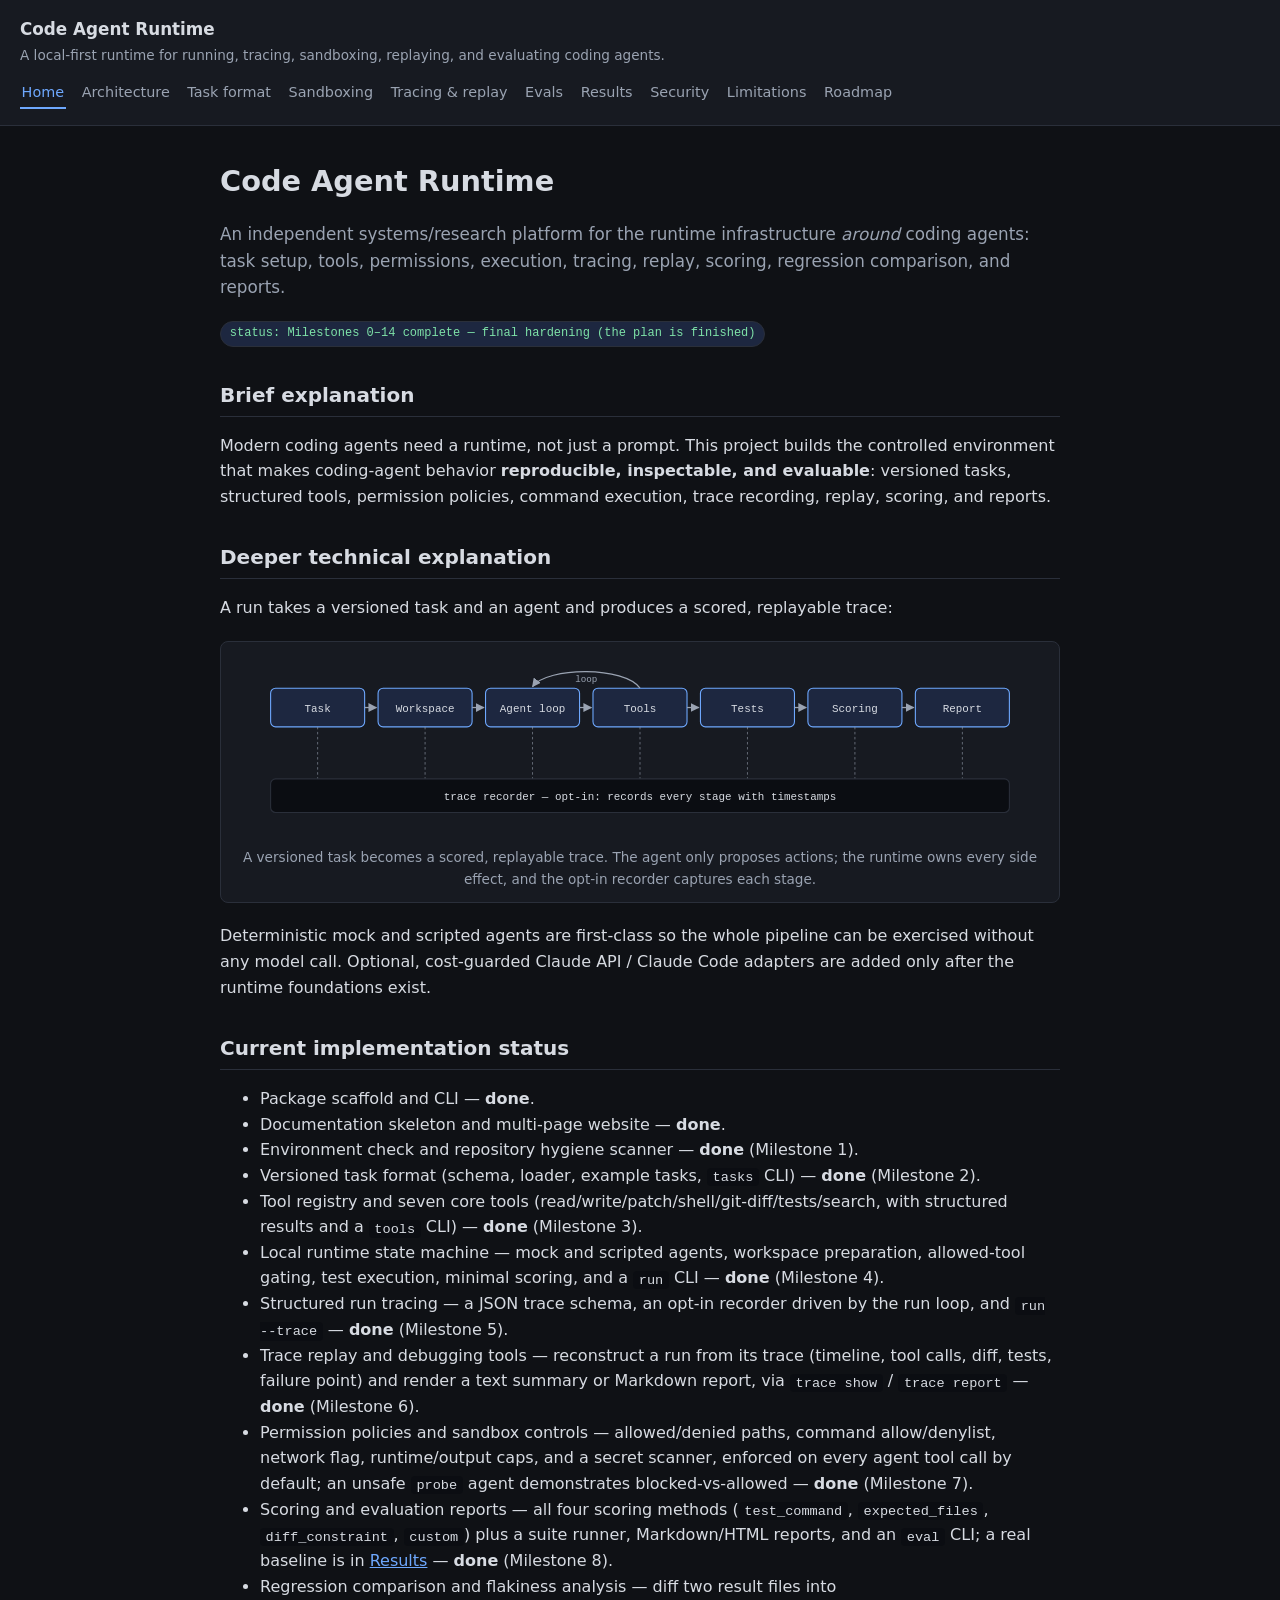
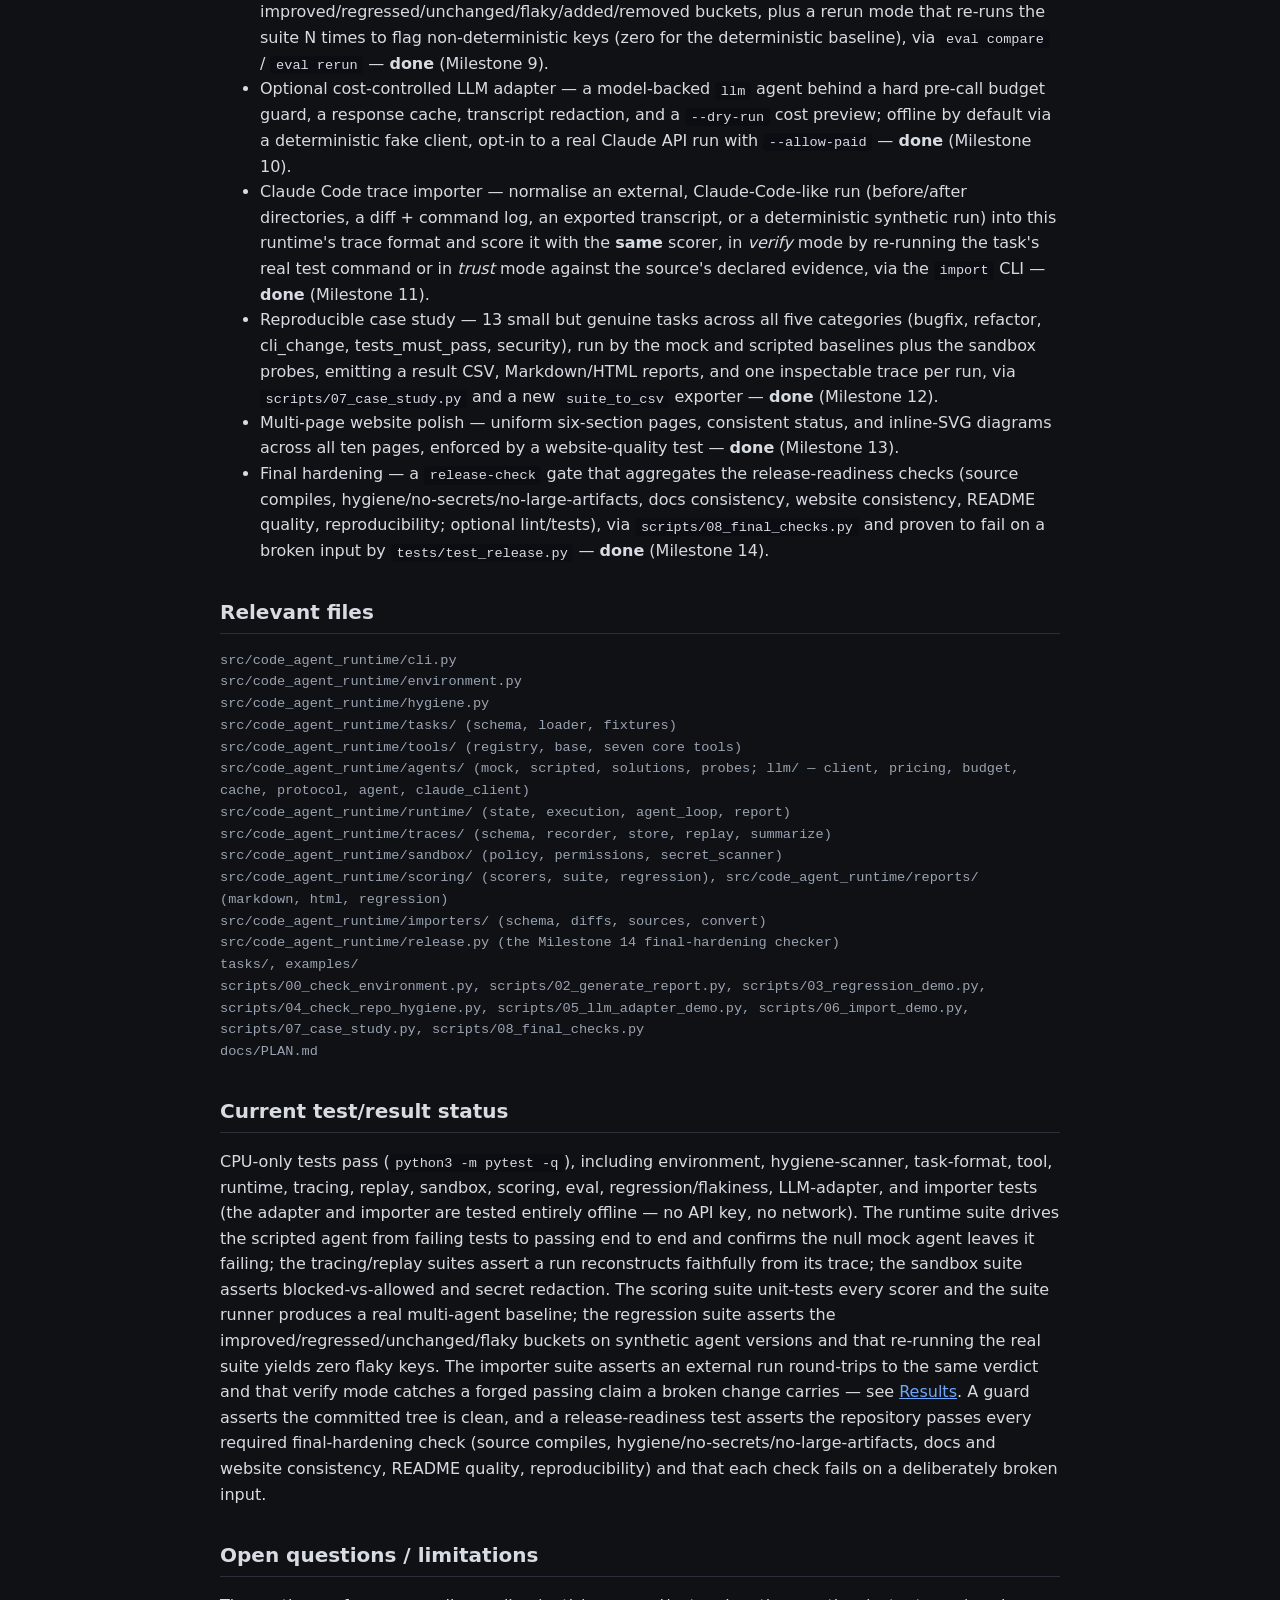
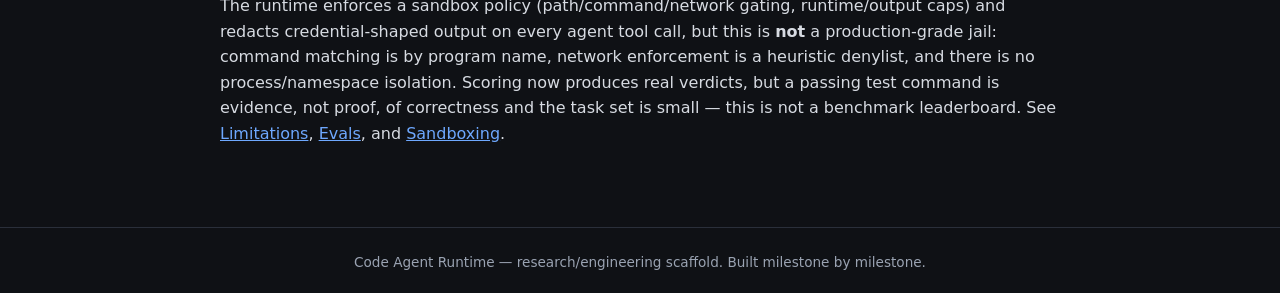
<file: site/index.html>
<!doctype html>
<html lang="en">
<head>
  <meta charset="utf-8">
  <meta name="viewport" content="width=device-width, initial-scale=1">
  <title>Code Agent Runtime</title>
  <link rel="stylesheet" href="style.css">
</head>
<body>
<header class="site">
  <a class="brand" href="index.html">Code Agent Runtime</a>
  <div class="tagline">A local-first runtime for running, tracing, sandboxing, replaying, and evaluating coding agents.</div>
  <nav class="site">
    <a href="index.html" class="active">Home</a>
    <a href="architecture.html">Architecture</a>
    <a href="task-format.html">Task format</a>
    <a href="sandboxing.html">Sandboxing</a>
    <a href="tracing-replay.html">Tracing &amp; replay</a>
    <a href="evals.html">Evals</a>
    <a href="results.html">Results</a>
    <a href="security.html">Security</a>
    <a href="limitations.html">Limitations</a>
    <a href="roadmap.html">Roadmap</a>
  </nav>
</header>
<main>
  <h1>Code Agent Runtime</h1>
  <p class="lede">An independent systems/research platform for the runtime infrastructure
  <em>around</em> coding agents: task setup, tools, permissions, execution, tracing, replay,
  scoring, regression comparison, and reports.</p>

  <p><span class="status done">status: Milestones 0–14 complete — final hardening (the plan is finished)</span></p>

  <h2>Brief explanation</h2>
  <p>Modern coding agents need a runtime, not just a prompt. This project builds the
  controlled environment that makes coding-agent behavior <strong>reproducible,
  inspectable, and evaluable</strong>: versioned tasks, structured tools, permission
  policies, command execution, trace recording, replay, scoring, and reports.</p>

  <h2>Deeper technical explanation</h2>
  <p>A run takes a versioned task and an agent and produces a scored, replayable trace:</p>
  <figure class="diagram">
    <svg viewBox="0 0 960 214" role="img" aria-labelledby="pipe-t pipe-d">
      <title id="pipe-t">The runtime pipeline</title>
      <desc id="pipe-d">A versioned task flows through workspace preparation, the agent loop and tools, test execution, scoring, and a report; an opt-in trace recorder captures every stage.</desc>
      <defs>
        <marker id="ar" viewBox="0 0 10 10" refX="9" refY="5" markerWidth="7" markerHeight="7" orient="auto-start-reverse">
          <path d="M0,0 L10,5 L0,10 z" class="d-fill-muted"/>
        </marker>
      </defs>
      <rect class="d-box" x="40"  y="36" width="112" height="46" rx="6"/>
      <rect class="d-box" x="168" y="36" width="112" height="46" rx="6"/>
      <rect class="d-box" x="296" y="36" width="112" height="46" rx="6"/>
      <rect class="d-box" x="424" y="36" width="112" height="46" rx="6"/>
      <rect class="d-box" x="552" y="36" width="112" height="46" rx="6"/>
      <rect class="d-box" x="680" y="36" width="112" height="46" rx="6"/>
      <rect class="d-box" x="808" y="36" width="112" height="46" rx="6"/>
      <text class="d-label" x="96"  y="64" text-anchor="middle">Task</text>
      <text class="d-label" x="224" y="64" text-anchor="middle">Workspace</text>
      <text class="d-label" x="352" y="64" text-anchor="middle">Agent loop</text>
      <text class="d-label" x="480" y="64" text-anchor="middle">Tools</text>
      <text class="d-label" x="608" y="64" text-anchor="middle">Tests</text>
      <text class="d-label" x="736" y="64" text-anchor="middle">Scoring</text>
      <text class="d-label" x="864" y="64" text-anchor="middle">Report</text>
      <line class="d-edge" x1="152" y1="59" x2="166" y2="59" marker-end="url(#ar)"/>
      <line class="d-edge" x1="280" y1="59" x2="294" y2="59" marker-end="url(#ar)"/>
      <line class="d-edge" x1="408" y1="59" x2="422" y2="59" marker-end="url(#ar)"/>
      <line class="d-edge" x1="536" y1="59" x2="550" y2="59" marker-end="url(#ar)"/>
      <line class="d-edge" x1="664" y1="59" x2="678" y2="59" marker-end="url(#ar)"/>
      <line class="d-edge" x1="792" y1="59" x2="806" y2="59" marker-end="url(#ar)"/>
      <path class="d-edge" d="M 480 36 C 462 10, 370 10, 352 34" marker-end="url(#ar)"/>
      <text class="d-sub" x="416" y="28" text-anchor="middle">loop</text>
      <line class="d-edge-dashed" x1="96"  y1="82" x2="96"  y2="144"/>
      <line class="d-edge-dashed" x1="224" y1="82" x2="224" y2="144"/>
      <line class="d-edge-dashed" x1="352" y1="82" x2="352" y2="144"/>
      <line class="d-edge-dashed" x1="480" y1="82" x2="480" y2="144"/>
      <line class="d-edge-dashed" x1="608" y1="82" x2="608" y2="144"/>
      <line class="d-edge-dashed" x1="736" y1="82" x2="736" y2="144"/>
      <line class="d-edge-dashed" x1="864" y1="82" x2="864" y2="144"/>
      <rect class="d-box-muted" x="40" y="144" width="880" height="40" rx="6"/>
      <text class="d-label" x="480" y="169" text-anchor="middle">trace recorder — opt-in: records every stage with timestamps</text>
    </svg>
    <figcaption>A versioned task becomes a scored, replayable trace. The agent only proposes
    actions; the runtime owns every side effect, and the opt-in recorder captures each stage.</figcaption>
  </figure>
  <p>Deterministic mock and scripted agents are first-class so the whole pipeline can be
  exercised without any model call. Optional, cost-guarded Claude API / Claude Code
  adapters are added only after the runtime foundations exist.</p>

  <h2>Current implementation status</h2>
  <ul>
    <li>Package scaffold and CLI — <strong>done</strong>.</li>
    <li>Documentation skeleton and multi-page website — <strong>done</strong>.</li>
    <li>Environment check and repository hygiene scanner — <strong>done</strong> (Milestone 1).</li>
    <li>Versioned task format (schema, loader, example tasks, <code>tasks</code> CLI) —
      <strong>done</strong> (Milestone 2).</li>
    <li>Tool registry and seven core tools (read/write/patch/shell/git-diff/tests/search,
      with structured results and a <code>tools</code> CLI) — <strong>done</strong>
      (Milestone 3).</li>
    <li>Local runtime state machine — mock and scripted agents, workspace preparation,
      allowed-tool gating, test execution, minimal scoring, and a <code>run</code> CLI —
      <strong>done</strong> (Milestone 4).</li>
    <li>Structured run tracing — a JSON trace schema, an opt-in recorder driven by the run
      loop, and <code>run --trace</code> — <strong>done</strong> (Milestone 5).</li>
    <li>Trace replay and debugging tools — reconstruct a run from its trace (timeline, tool
      calls, diff, tests, failure point) and render a text summary or Markdown report, via
      <code>trace show</code> / <code>trace report</code> — <strong>done</strong> (Milestone 6).</li>
    <li>Permission policies and sandbox controls — allowed/denied paths, command allow/denylist,
      network flag, runtime/output caps, and a secret scanner, enforced on every agent tool call
      by default; an unsafe <code>probe</code> agent demonstrates blocked-vs-allowed —
      <strong>done</strong> (Milestone 7).</li>
    <li>Scoring and evaluation reports — all four scoring methods
      (<code>test_command</code>, <code>expected_files</code>, <code>diff_constraint</code>,
      <code>custom</code>) plus a suite runner, Markdown/HTML reports, and an <code>eval</code>
      CLI; a real baseline is in <a href="results.html">Results</a> — <strong>done</strong>
      (Milestone 8).</li>
    <li>Regression comparison and flakiness analysis — diff two result files into
      improved/regressed/unchanged/flaky/added/removed buckets, plus a rerun mode that
      re-runs the suite N times to flag non-deterministic keys (zero for the deterministic
      baseline), via <code>eval compare</code> / <code>eval rerun</code> —
      <strong>done</strong> (Milestone 9).</li>
    <li>Optional cost-controlled LLM adapter — a model-backed <code>llm</code> agent behind a
      hard pre-call budget guard, a response cache, transcript redaction, and a
      <code>--dry-run</code> cost preview; offline by default via a deterministic fake client,
      opt-in to a real Claude API run with <code>--allow-paid</code> — <strong>done</strong>
      (Milestone 10).</li>
    <li>Claude Code trace importer — normalise an external, Claude-Code-like run (before/after
      directories, a diff + command log, an exported transcript, or a deterministic synthetic run)
      into this runtime's trace format and score it with the <strong>same</strong> scorer, in
      <em>verify</em> mode by re-running the task's real test command or in <em>trust</em> mode
      against the source's declared evidence, via the <code>import</code> CLI —
      <strong>done</strong> (Milestone 11).</li>
    <li>Reproducible case study — 13 small but genuine tasks across all five categories
      (bugfix, refactor, cli_change, tests_must_pass, security), run by the mock and scripted
      baselines plus the sandbox probes, emitting a result CSV, Markdown/HTML reports, and one
      inspectable trace per run, via <code>scripts/07_case_study.py</code> and a new
      <code>suite_to_csv</code> exporter — <strong>done</strong> (Milestone 12).</li>
    <li>Multi-page website polish — uniform six-section pages, consistent status, and
      inline-SVG diagrams across all ten pages, enforced by a website-quality test —
      <strong>done</strong> (Milestone 13).</li>
    <li>Final hardening — a <code>release-check</code> gate that aggregates the release-readiness
      checks (source compiles, hygiene/no-secrets/no-large-artifacts, docs consistency, website
      consistency, README quality, reproducibility; optional lint/tests), via
      <code>scripts/08_final_checks.py</code> and proven to fail on a broken input by
      <code>tests/test_release.py</code> — <strong>done</strong> (Milestone 14).</li>
  </ul>

  <h2>Relevant files</h2>
  <ul class="files">
    <li>src/code_agent_runtime/cli.py</li>
    <li>src/code_agent_runtime/environment.py</li>
    <li>src/code_agent_runtime/hygiene.py</li>
    <li>src/code_agent_runtime/tasks/ (schema, loader, fixtures)</li>
    <li>src/code_agent_runtime/tools/ (registry, base, seven core tools)</li>
    <li>src/code_agent_runtime/agents/ (mock, scripted, solutions, probes; llm/ — client, pricing, budget, cache, protocol, agent, claude_client)</li>
    <li>src/code_agent_runtime/runtime/ (state, execution, agent_loop, report)</li>
    <li>src/code_agent_runtime/traces/ (schema, recorder, store, replay, summarize)</li>
    <li>src/code_agent_runtime/sandbox/ (policy, permissions, secret_scanner)</li>
    <li>src/code_agent_runtime/scoring/ (scorers, suite, regression), src/code_agent_runtime/reports/ (markdown, html, regression)</li>
    <li>src/code_agent_runtime/importers/ (schema, diffs, sources, convert)</li>
    <li>src/code_agent_runtime/release.py (the Milestone 14 final-hardening checker)</li>
    <li>tasks/, examples/</li>
    <li>scripts/00_check_environment.py, scripts/02_generate_report.py, scripts/03_regression_demo.py, scripts/04_check_repo_hygiene.py, scripts/05_llm_adapter_demo.py, scripts/06_import_demo.py, scripts/07_case_study.py, scripts/08_final_checks.py</li>
    <li>docs/PLAN.md</li>
  </ul>

  <h2>Current test/result status</h2>
  <p>CPU-only tests pass (<code>python3 -m pytest -q</code>), including environment,
  hygiene-scanner, task-format, tool, runtime, tracing, replay, sandbox, scoring, eval,
  regression/flakiness, LLM-adapter, and importer tests (the adapter and importer are tested
  entirely offline — no API key, no network). The runtime suite drives the scripted agent from
  failing tests to passing end to end and confirms the null mock agent leaves it failing; the
  tracing/replay suites assert a run reconstructs faithfully from its trace; the sandbox suite
  asserts blocked-vs-allowed and secret redaction. The scoring suite unit-tests every scorer and
  the suite runner produces a real multi-agent baseline; the regression suite asserts the
  improved/regressed/unchanged/flaky buckets on synthetic agent versions and that re-running the
  real suite yields zero flaky keys. The importer suite asserts an external run round-trips to the
  same verdict and that verify mode catches a forged passing claim a broken change carries — see
  <a href="results.html">Results</a>. A guard asserts the committed tree is clean, and a
  release-readiness test asserts the repository passes every required final-hardening check
  (source compiles, hygiene/no-secrets/no-large-artifacts, docs and website consistency, README
  quality, reproducibility) and that each check fails on a deliberately broken input.</p>

  <h2>Open questions / limitations</h2>
  <p>The runtime enforces a sandbox policy (path/command/network gating, runtime/output caps)
  and redacts credential-shaped output on every agent tool call, but this is <strong>not</strong> a
  production-grade jail: command matching is by program name, network enforcement is a heuristic
  denylist, and there is no process/namespace isolation. Scoring now produces real verdicts, but a
  passing test command is evidence, not proof, of correctness and the task set is small — this is
  not a benchmark leaderboard. See <a href="limitations.html">Limitations</a>,
  <a href="evals.html">Evals</a>, and <a href="sandboxing.html">Sandboxing</a>.</p>
</main>
<footer class="site">Code Agent Runtime — research/engineering scaffold. Built milestone by milestone.</footer>
</body>
</html>
</file>
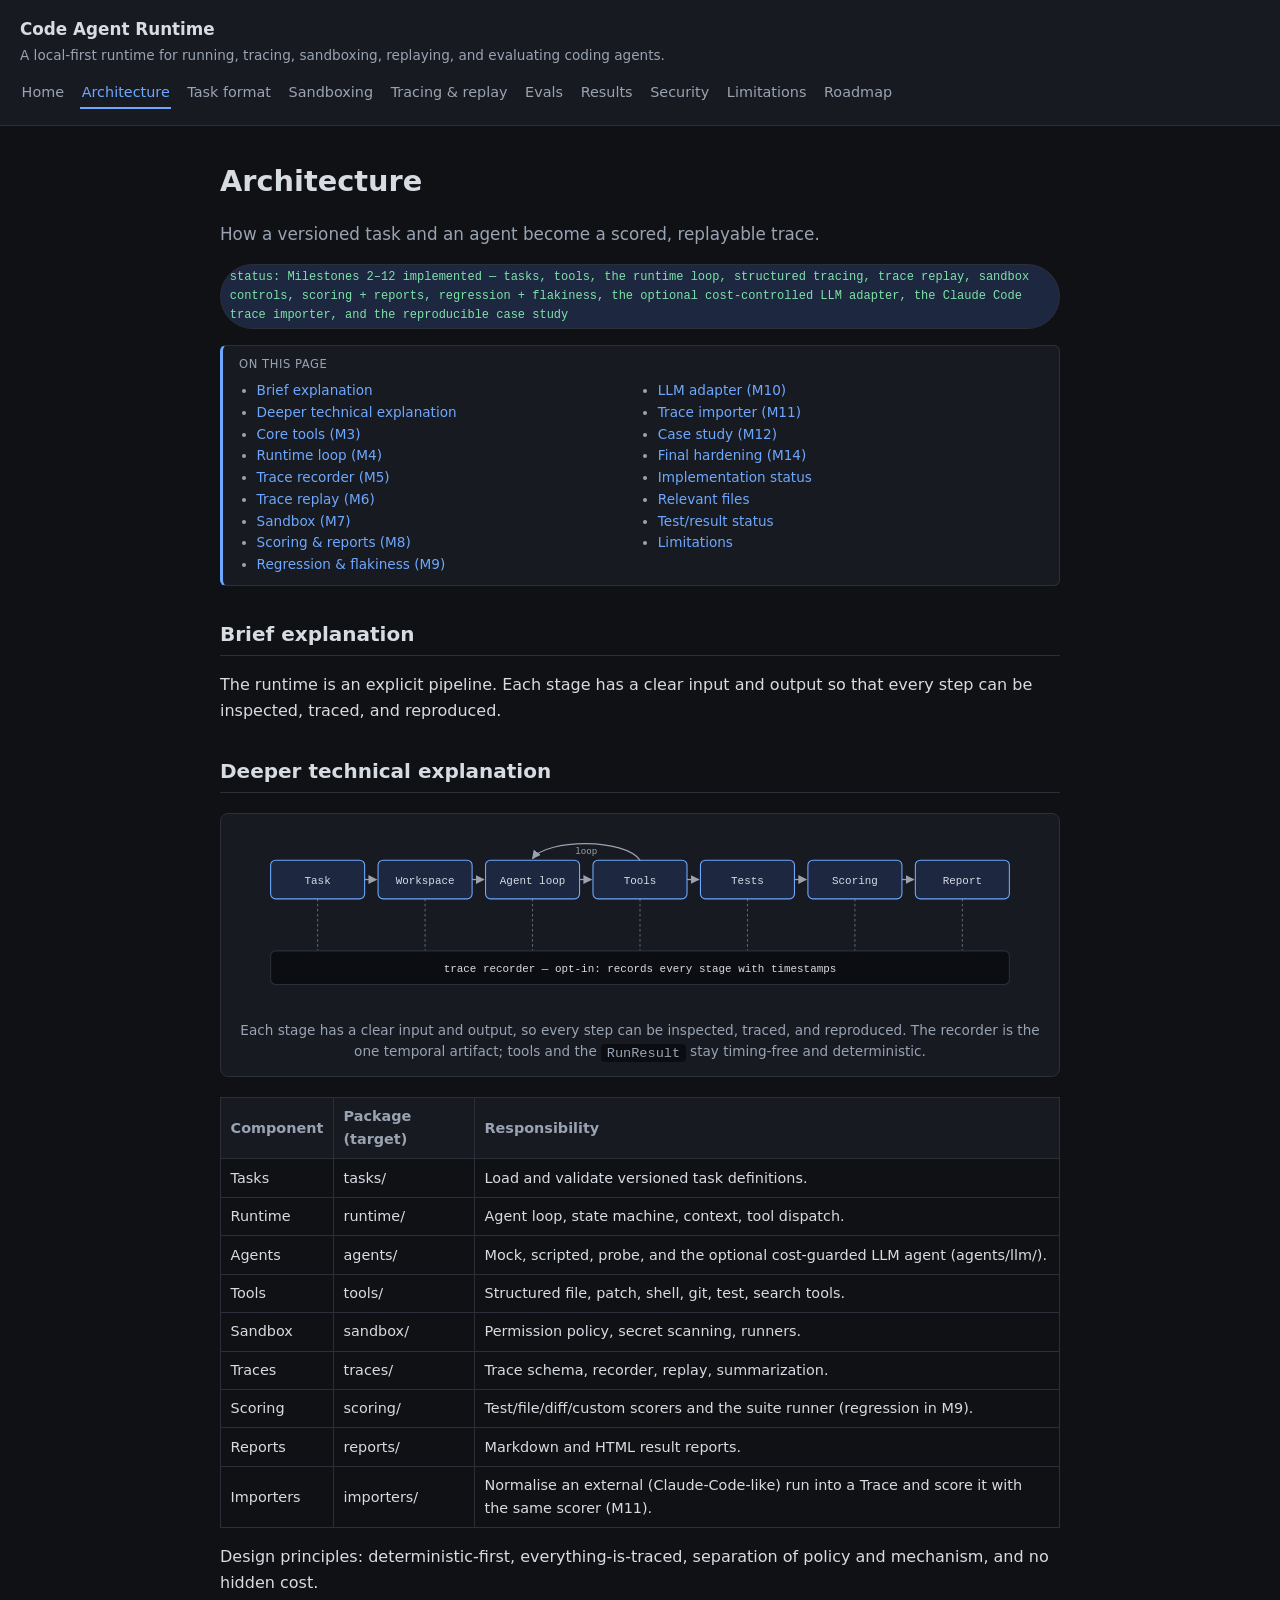
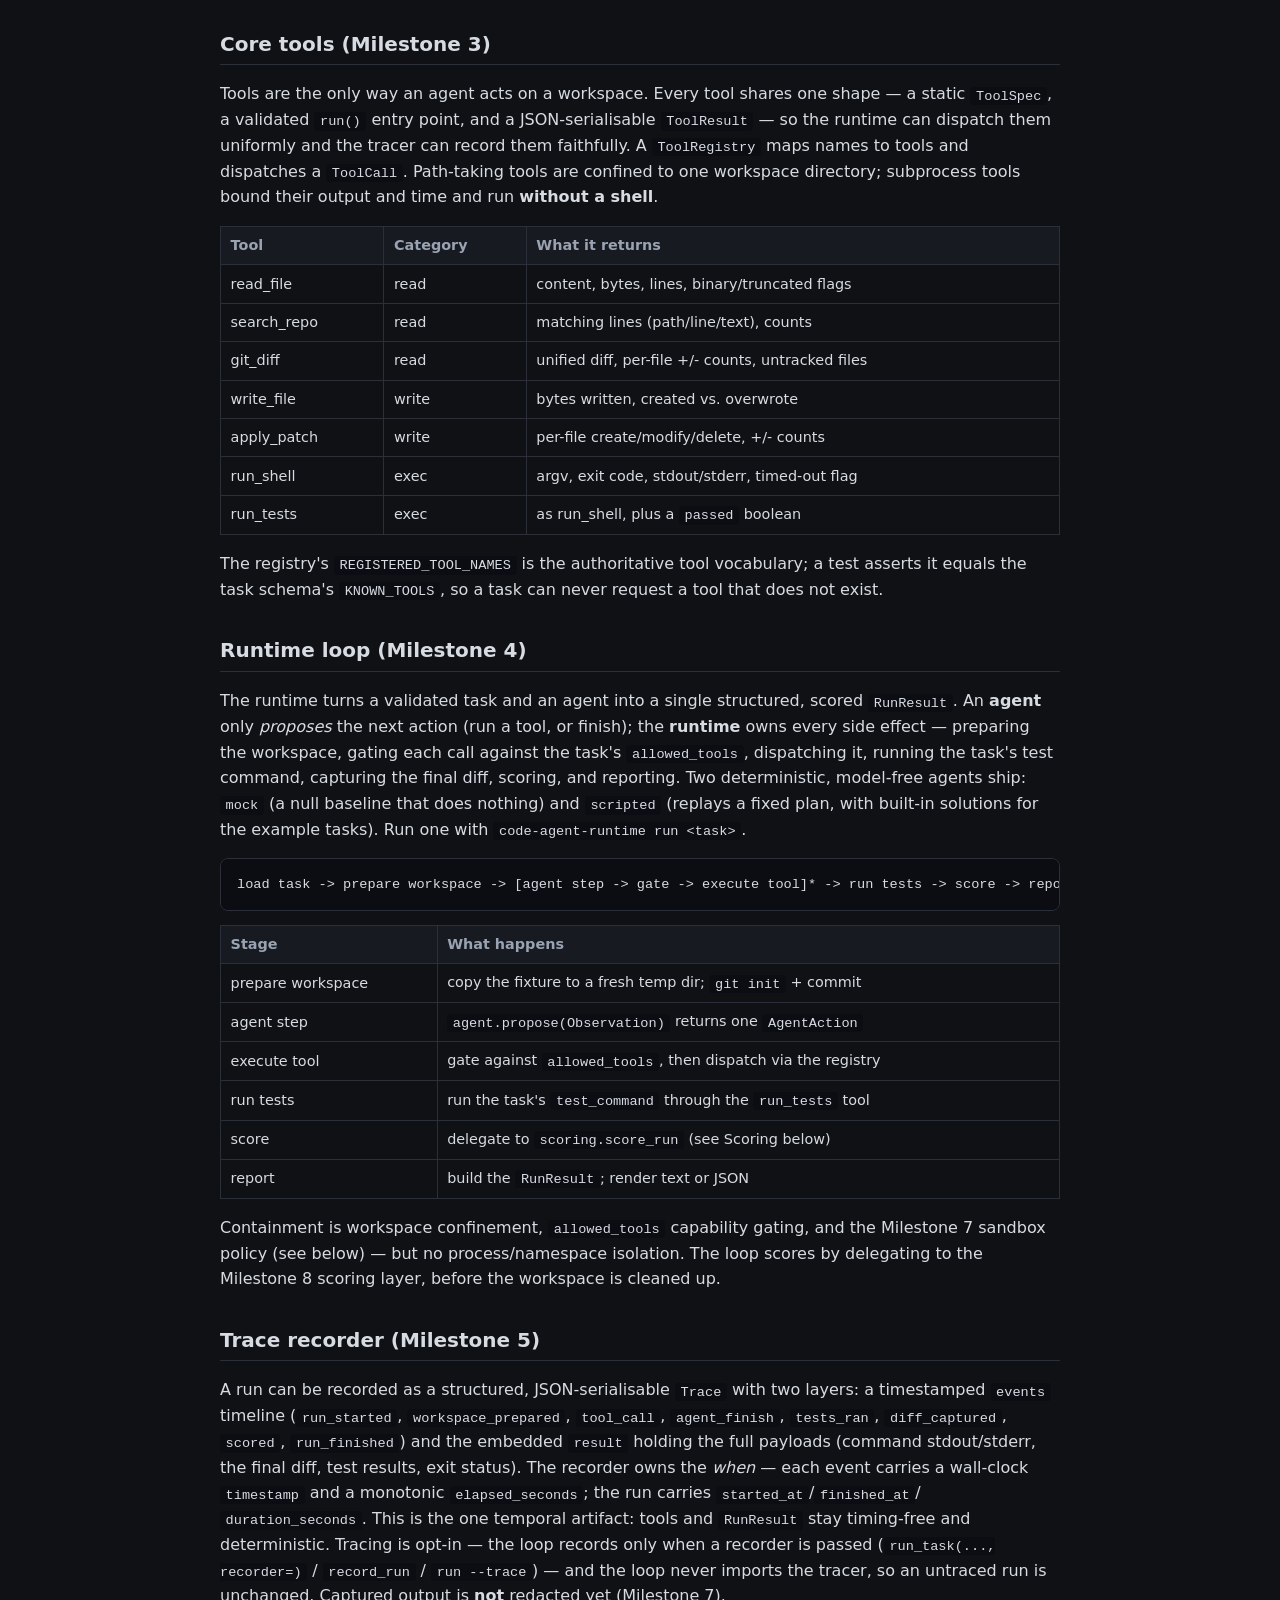
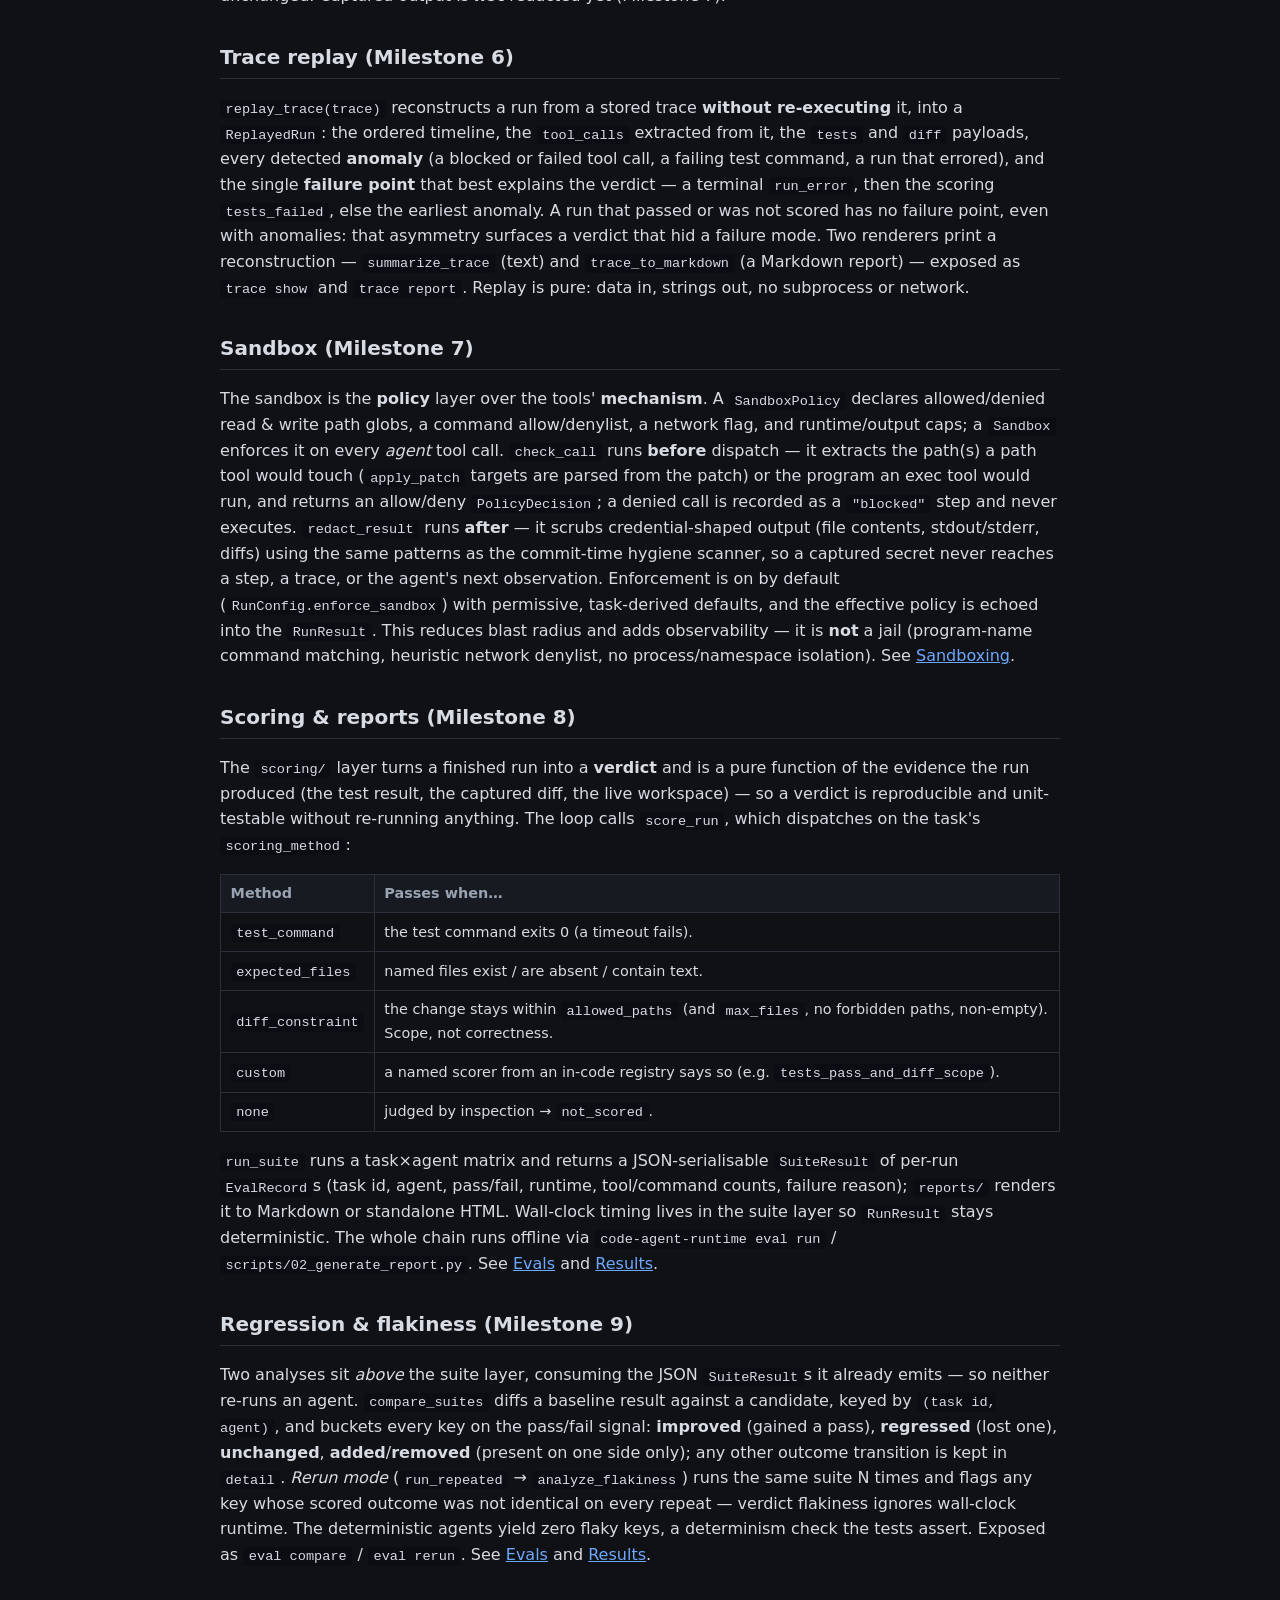
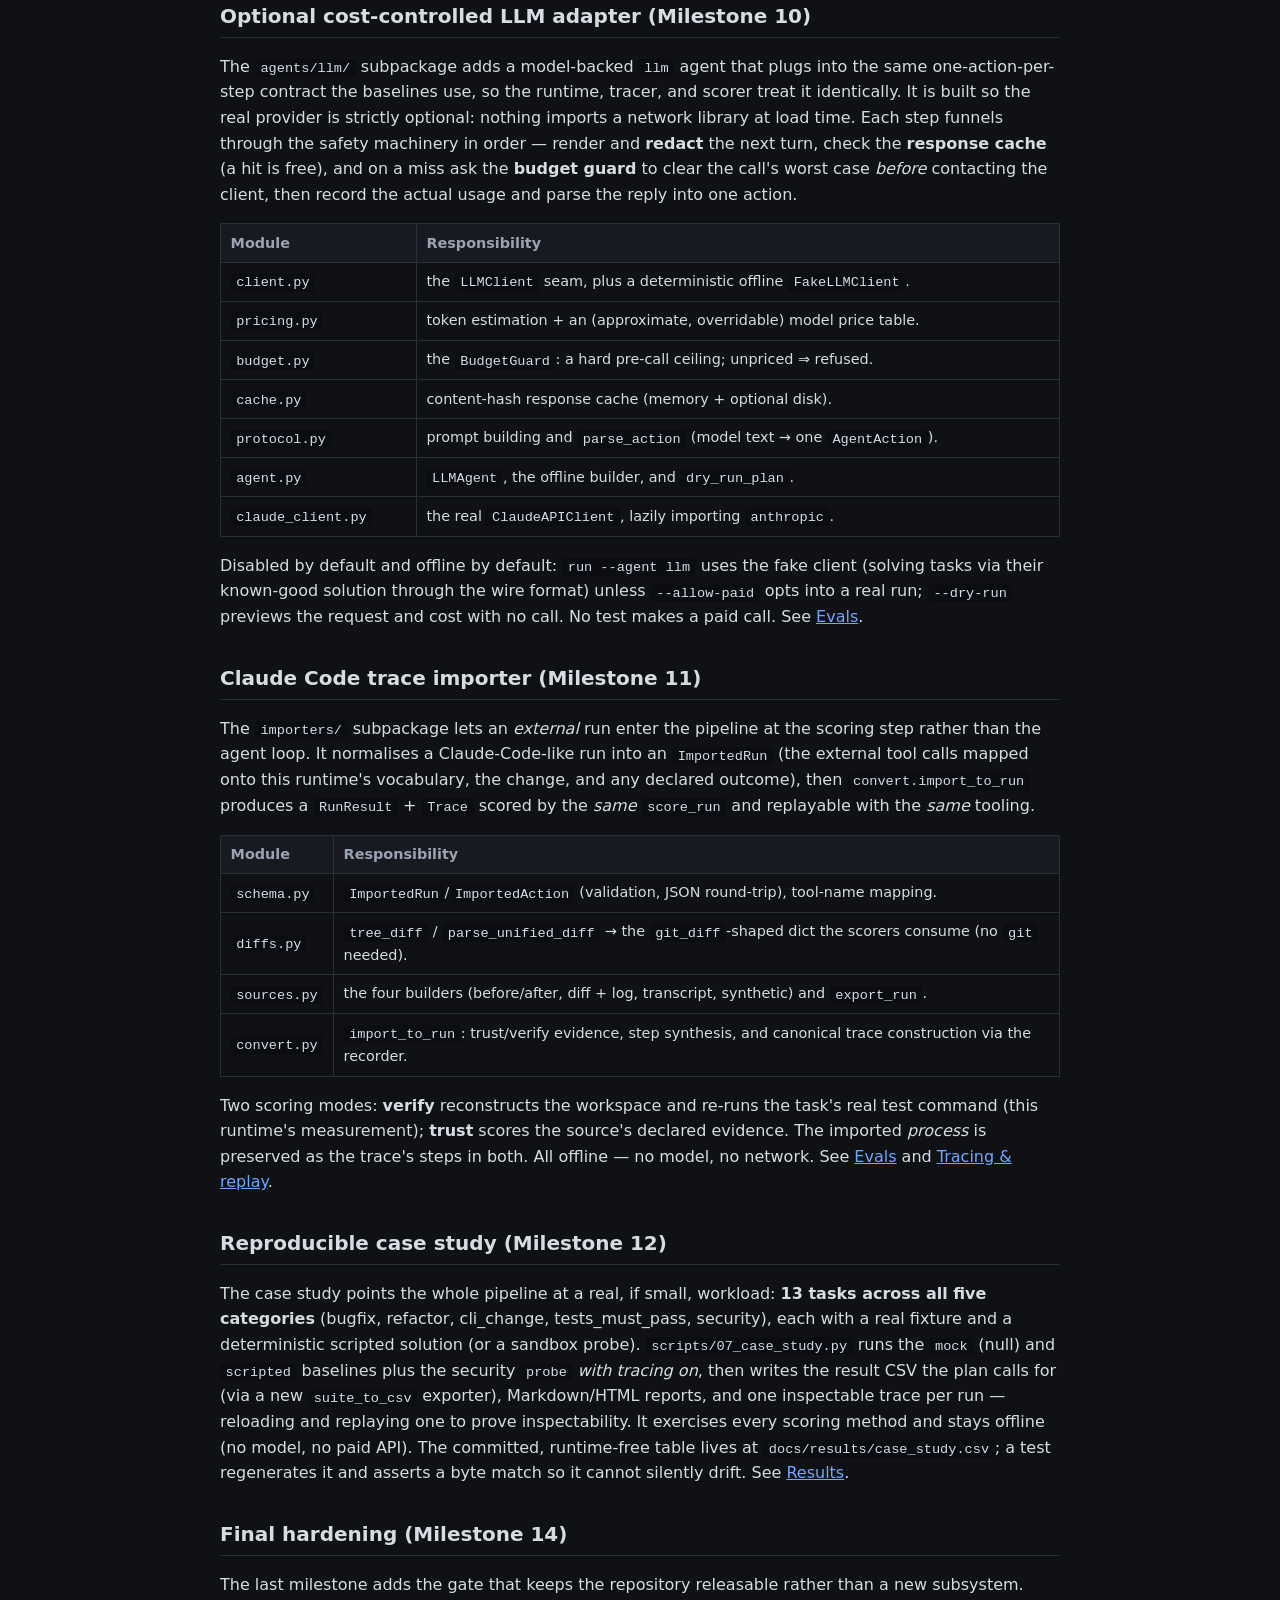
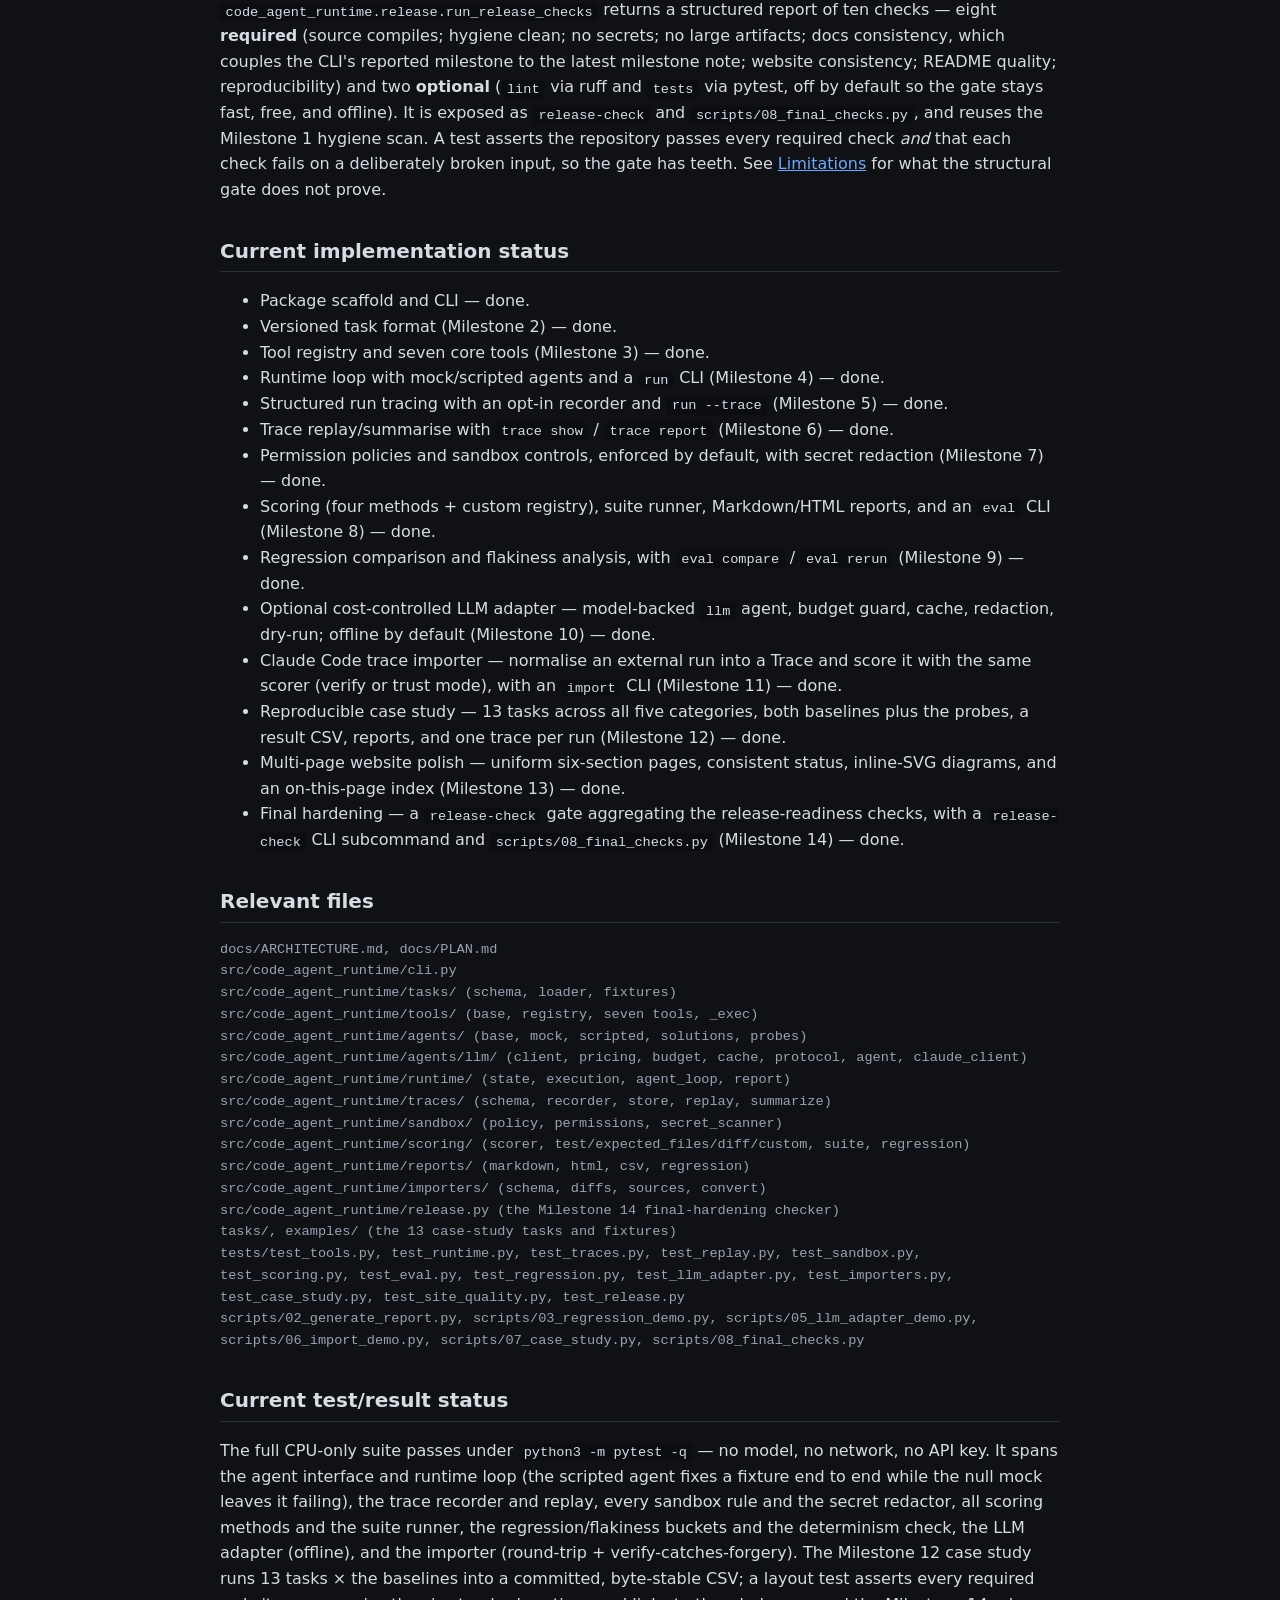
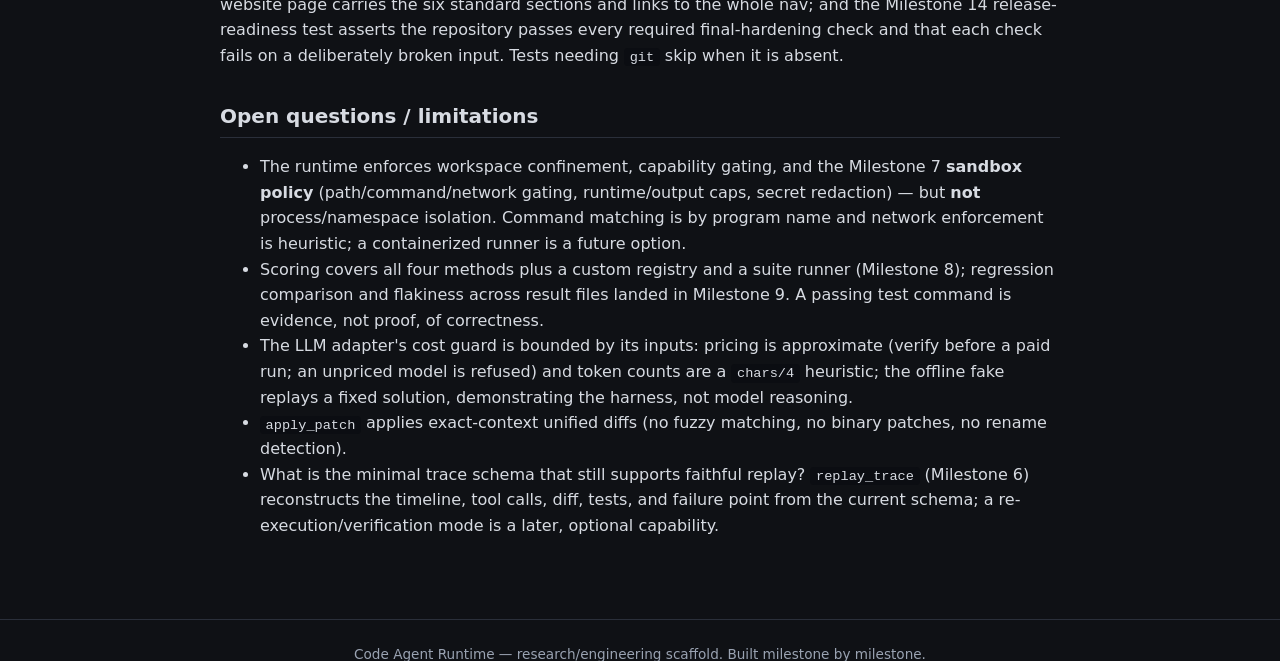
<file: site/architecture.html>
<!doctype html>
<html lang="en">
<head>
  <meta charset="utf-8">
  <meta name="viewport" content="width=device-width, initial-scale=1">
  <title>Architecture — Code Agent Runtime</title>
  <link rel="stylesheet" href="style.css">
</head>
<body>
<header class="site">
  <a class="brand" href="index.html">Code Agent Runtime</a>
  <div class="tagline">A local-first runtime for running, tracing, sandboxing, replaying, and evaluating coding agents.</div>
  <nav class="site">
    <a href="index.html">Home</a>
    <a href="architecture.html" class="active">Architecture</a>
    <a href="task-format.html">Task format</a>
    <a href="sandboxing.html">Sandboxing</a>
    <a href="tracing-replay.html">Tracing &amp; replay</a>
    <a href="evals.html">Evals</a>
    <a href="results.html">Results</a>
    <a href="security.html">Security</a>
    <a href="limitations.html">Limitations</a>
    <a href="roadmap.html">Roadmap</a>
  </nav>
</header>
<main>
  <h1>Architecture</h1>
  <p class="lede">How a versioned task and an agent become a scored, replayable trace.</p>
  <p><span class="status done">status: Milestones 2–12 implemented — tasks, tools, the runtime loop, structured tracing, trace replay, sandbox controls, scoring + reports, regression + flakiness, the optional cost-controlled LLM adapter, the Claude Code trace importer, and the reproducible case study</span></p>

  <nav class="toc" aria-label="On this page">
    <div class="toc-title">On this page</div>
    <ul>
      <li><a href="#brief">Brief explanation</a></li>
      <li><a href="#deeper">Deeper technical explanation</a></li>
      <li><a href="#tools">Core tools (M3)</a></li>
      <li><a href="#loop">Runtime loop (M4)</a></li>
      <li><a href="#recorder">Trace recorder (M5)</a></li>
      <li><a href="#replay">Trace replay (M6)</a></li>
      <li><a href="#sandbox">Sandbox (M7)</a></li>
      <li><a href="#scoring">Scoring &amp; reports (M8)</a></li>
      <li><a href="#regression">Regression &amp; flakiness (M9)</a></li>
      <li><a href="#llm">LLM adapter (M10)</a></li>
      <li><a href="#importer">Trace importer (M11)</a></li>
      <li><a href="#case-study">Case study (M12)</a></li>
      <li><a href="#hardening">Final hardening (M14)</a></li>
      <li><a href="#status">Implementation status</a></li>
      <li><a href="#files">Relevant files</a></li>
      <li><a href="#tests">Test/result status</a></li>
      <li><a href="#limits">Limitations</a></li>
    </ul>
  </nav>

  <h2 id="brief">Brief explanation</h2>
  <p>The runtime is an explicit pipeline. Each stage has a clear input and output so that
  every step can be inspected, traced, and reproduced.</p>

  <h2 id="deeper">Deeper technical explanation</h2>
  <figure class="diagram">
    <svg viewBox="0 0 960 214" role="img" aria-labelledby="apipe-t apipe-d">
      <title id="apipe-t">The runtime pipeline</title>
      <desc id="apipe-d">A versioned task flows through workspace preparation, the agent loop and tools, test execution, scoring, and a report; an opt-in trace recorder captures every stage.</desc>
      <defs>
        <marker id="ar" viewBox="0 0 10 10" refX="9" refY="5" markerWidth="7" markerHeight="7" orient="auto-start-reverse">
          <path d="M0,0 L10,5 L0,10 z" class="d-fill-muted"/>
        </marker>
      </defs>
      <rect class="d-box" x="40"  y="36" width="112" height="46" rx="6"/>
      <rect class="d-box" x="168" y="36" width="112" height="46" rx="6"/>
      <rect class="d-box" x="296" y="36" width="112" height="46" rx="6"/>
      <rect class="d-box" x="424" y="36" width="112" height="46" rx="6"/>
      <rect class="d-box" x="552" y="36" width="112" height="46" rx="6"/>
      <rect class="d-box" x="680" y="36" width="112" height="46" rx="6"/>
      <rect class="d-box" x="808" y="36" width="112" height="46" rx="6"/>
      <text class="d-label" x="96"  y="64" text-anchor="middle">Task</text>
      <text class="d-label" x="224" y="64" text-anchor="middle">Workspace</text>
      <text class="d-label" x="352" y="64" text-anchor="middle">Agent loop</text>
      <text class="d-label" x="480" y="64" text-anchor="middle">Tools</text>
      <text class="d-label" x="608" y="64" text-anchor="middle">Tests</text>
      <text class="d-label" x="736" y="64" text-anchor="middle">Scoring</text>
      <text class="d-label" x="864" y="64" text-anchor="middle">Report</text>
      <line class="d-edge" x1="152" y1="59" x2="166" y2="59" marker-end="url(#ar)"/>
      <line class="d-edge" x1="280" y1="59" x2="294" y2="59" marker-end="url(#ar)"/>
      <line class="d-edge" x1="408" y1="59" x2="422" y2="59" marker-end="url(#ar)"/>
      <line class="d-edge" x1="536" y1="59" x2="550" y2="59" marker-end="url(#ar)"/>
      <line class="d-edge" x1="664" y1="59" x2="678" y2="59" marker-end="url(#ar)"/>
      <line class="d-edge" x1="792" y1="59" x2="806" y2="59" marker-end="url(#ar)"/>
      <path class="d-edge" d="M 480 36 C 462 10, 370 10, 352 34" marker-end="url(#ar)"/>
      <text class="d-sub" x="416" y="28" text-anchor="middle">loop</text>
      <line class="d-edge-dashed" x1="96"  y1="82" x2="96"  y2="144"/>
      <line class="d-edge-dashed" x1="224" y1="82" x2="224" y2="144"/>
      <line class="d-edge-dashed" x1="352" y1="82" x2="352" y2="144"/>
      <line class="d-edge-dashed" x1="480" y1="82" x2="480" y2="144"/>
      <line class="d-edge-dashed" x1="608" y1="82" x2="608" y2="144"/>
      <line class="d-edge-dashed" x1="736" y1="82" x2="736" y2="144"/>
      <line class="d-edge-dashed" x1="864" y1="82" x2="864" y2="144"/>
      <rect class="d-box-muted" x="40" y="144" width="880" height="40" rx="6"/>
      <text class="d-label" x="480" y="169" text-anchor="middle">trace recorder — opt-in: records every stage with timestamps</text>
    </svg>
    <figcaption>Each stage has a clear input and output, so every step can be inspected,
    traced, and reproduced. The recorder is the one temporal artifact; tools and the
    <code>RunResult</code> stay timing-free and deterministic.</figcaption>
  </figure>
  <table>
    <tr><th>Component</th><th>Package (target)</th><th>Responsibility</th></tr>
    <tr><td>Tasks</td><td>tasks/</td><td>Load and validate versioned task definitions.</td></tr>
    <tr><td>Runtime</td><td>runtime/</td><td>Agent loop, state machine, context, tool dispatch.</td></tr>
    <tr><td>Agents</td><td>agents/</td><td>Mock, scripted, probe, and the optional cost-guarded LLM agent (agents/llm/).</td></tr>
    <tr><td>Tools</td><td>tools/</td><td>Structured file, patch, shell, git, test, search tools.</td></tr>
    <tr><td>Sandbox</td><td>sandbox/</td><td>Permission policy, secret scanning, runners.</td></tr>
    <tr><td>Traces</td><td>traces/</td><td>Trace schema, recorder, replay, summarization.</td></tr>
    <tr><td>Scoring</td><td>scoring/</td><td>Test/file/diff/custom scorers and the suite runner (regression in M9).</td></tr>
    <tr><td>Reports</td><td>reports/</td><td>Markdown and HTML result reports.</td></tr>
    <tr><td>Importers</td><td>importers/</td><td>Normalise an external (Claude-Code-like) run into a Trace and score it with the same scorer (M11).</td></tr>
  </table>
  <p>Design principles: deterministic-first, everything-is-traced, separation of policy and
  mechanism, and no hidden cost.</p>

  <h2 id="tools">Core tools (Milestone 3)</h2>
  <p>Tools are the only way an agent acts on a workspace. Every tool shares one shape — a
  static <code>ToolSpec</code>, a validated <code>run()</code> entry point, and a
  JSON-serialisable <code>ToolResult</code> — so the runtime can dispatch them uniformly and
  the tracer can record them faithfully. A <code>ToolRegistry</code> maps names to tools and
  dispatches a <code>ToolCall</code>. Path-taking tools are confined to one workspace
  directory; subprocess tools bound their output and time and run <strong>without a
  shell</strong>.</p>
  <table>
    <tr><th>Tool</th><th>Category</th><th>What it returns</th></tr>
    <tr><td>read_file</td><td>read</td><td>content, bytes, lines, binary/truncated flags</td></tr>
    <tr><td>search_repo</td><td>read</td><td>matching lines (path/line/text), counts</td></tr>
    <tr><td>git_diff</td><td>read</td><td>unified diff, per-file +/- counts, untracked files</td></tr>
    <tr><td>write_file</td><td>write</td><td>bytes written, created vs. overwrote</td></tr>
    <tr><td>apply_patch</td><td>write</td><td>per-file create/modify/delete, +/- counts</td></tr>
    <tr><td>run_shell</td><td>exec</td><td>argv, exit code, stdout/stderr, timed-out flag</td></tr>
    <tr><td>run_tests</td><td>exec</td><td>as run_shell, plus a <code>passed</code> boolean</td></tr>
  </table>
  <p>The registry's <code>REGISTERED_TOOL_NAMES</code> is the authoritative tool vocabulary;
  a test asserts it equals the task schema's <code>KNOWN_TOOLS</code>, so a task can never
  request a tool that does not exist.</p>

  <h2 id="loop">Runtime loop (Milestone 4)</h2>
  <p>The runtime turns a validated task and an agent into a single structured, scored
  <code>RunResult</code>. An <strong>agent</strong> only <em>proposes</em> the next action
  (run a tool, or finish); the <strong>runtime</strong> owns every side effect — preparing
  the workspace, gating each call against the task's <code>allowed_tools</code>, dispatching
  it, running the task's test command, capturing the final diff, scoring, and reporting. Two
  deterministic, model-free agents ship: <code>mock</code> (a null baseline that does
  nothing) and <code>scripted</code> (replays a fixed plan, with built-in solutions for the
  example tasks). Run one with <code>code-agent-runtime run &lt;task&gt;</code>.</p>
  <pre><code>load task -&gt; prepare workspace -&gt; [agent step -&gt; gate -&gt; execute tool]* -&gt; run tests -&gt; score -&gt; report</code></pre>
  <table>
    <tr><th>Stage</th><th>What happens</th></tr>
    <tr><td>prepare workspace</td><td>copy the fixture to a fresh temp dir; <code>git init</code> + commit</td></tr>
    <tr><td>agent step</td><td><code>agent.propose(Observation)</code> returns one <code>AgentAction</code></td></tr>
    <tr><td>execute tool</td><td>gate against <code>allowed_tools</code>, then dispatch via the registry</td></tr>
    <tr><td>run tests</td><td>run the task's <code>test_command</code> through the <code>run_tests</code> tool</td></tr>
    <tr><td>score</td><td>delegate to <code>scoring.score_run</code> (see Scoring below)</td></tr>
    <tr><td>report</td><td>build the <code>RunResult</code>; render text or JSON</td></tr>
  </table>
  <p>Containment is workspace confinement, <code>allowed_tools</code> capability gating, and the
  Milestone 7 sandbox policy (see below) — but no process/namespace isolation. The loop scores by
  delegating to the Milestone 8 scoring layer, before the workspace is cleaned up.</p>

  <h2 id="recorder">Trace recorder (Milestone 5)</h2>
  <p>A run can be recorded as a structured, JSON-serialisable <code>Trace</code> with two
  layers: a timestamped <code>events</code> timeline (<code>run_started</code>,
  <code>workspace_prepared</code>, <code>tool_call</code>, <code>agent_finish</code>,
  <code>tests_ran</code>, <code>diff_captured</code>, <code>scored</code>,
  <code>run_finished</code>) and the embedded <code>result</code> holding the full payloads
  (command stdout/stderr, the final diff, test results, exit status). The recorder owns the
  <em>when</em> — each event carries a wall-clock <code>timestamp</code> and a monotonic
  <code>elapsed_seconds</code>; the run carries <code>started_at</code>/<code>finished_at</code>/
  <code>duration_seconds</code>. This is the one temporal artifact: tools and
  <code>RunResult</code> stay timing-free and deterministic. Tracing is opt-in — the loop
  records only when a recorder is passed (<code>run_task(..., recorder=)</code> /
  <code>record_run</code> / <code>run --trace</code>) — and the loop never imports the tracer,
  so an untraced run is unchanged. Captured output is <strong>not</strong> redacted yet
  (Milestone 7).</p>

  <h2 id="replay">Trace replay (Milestone 6)</h2>
  <p><code>replay_trace(trace)</code> reconstructs a run from a stored trace
  <strong>without re-executing</strong> it, into a <code>ReplayedRun</code>: the ordered
  timeline, the <code>tool_calls</code> extracted from it, the <code>tests</code> and
  <code>diff</code> payloads, every detected <strong>anomaly</strong> (a blocked or failed tool
  call, a failing test command, a run that errored), and the single <strong>failure point</strong>
  that best explains the verdict — a terminal <code>run_error</code>, then the scoring
  <code>tests_failed</code>, else the earliest anomaly. A run that passed or was not scored has
  no failure point, even with anomalies: that asymmetry surfaces a verdict that hid a failure
  mode. Two renderers print a reconstruction — <code>summarize_trace</code> (text) and
  <code>trace_to_markdown</code> (a Markdown report) — exposed as <code>trace show</code> and
  <code>trace report</code>. Replay is pure: data in, strings out, no subprocess or network.</p>

  <h2 id="sandbox">Sandbox (Milestone 7)</h2>
  <p>The sandbox is the <strong>policy</strong> layer over the tools' <strong>mechanism</strong>.
  A <code>SandboxPolicy</code> declares allowed/denied read &amp; write path globs, a command
  allow/denylist, a network flag, and runtime/output caps; a <code>Sandbox</code> enforces it on
  every <em>agent</em> tool call. <code>check_call</code> runs <strong>before</strong> dispatch —
  it extracts the path(s) a path tool would touch (<code>apply_patch</code> targets are parsed from
  the patch) or the program an exec tool would run, and returns an allow/deny <code>PolicyDecision</code>;
  a denied call is recorded as a <code>"blocked"</code> step and never executes.
  <code>redact_result</code> runs <strong>after</strong> — it scrubs credential-shaped output
  (file contents, stdout/stderr, diffs) using the same patterns as the commit-time hygiene scanner,
  so a captured secret never reaches a step, a trace, or the agent's next observation. Enforcement
  is on by default (<code>RunConfig.enforce_sandbox</code>) with permissive, task-derived defaults,
  and the effective policy is echoed into the <code>RunResult</code>. This reduces blast radius and
  adds observability — it is <strong>not</strong> a jail (program-name command matching, heuristic
  network denylist, no process/namespace isolation). See <a href="sandboxing.html">Sandboxing</a>.</p>

  <h2 id="scoring">Scoring &amp; reports (Milestone 8)</h2>
  <p>The <code>scoring/</code> layer turns a finished run into a <strong>verdict</strong> and is a
  pure function of the evidence the run produced (the test result, the captured diff, the live
  workspace) — so a verdict is reproducible and unit-testable without re-running anything. The loop
  calls <code>score_run</code>, which dispatches on the task's <code>scoring_method</code>:</p>
  <table>
    <tr><th>Method</th><th>Passes when…</th></tr>
    <tr><td><code>test_command</code></td><td>the test command exits 0 (a timeout fails).</td></tr>
    <tr><td><code>expected_files</code></td><td>named files exist / are absent / contain text.</td></tr>
    <tr><td><code>diff_constraint</code></td><td>the change stays within <code>allowed_paths</code> (and <code>max_files</code>, no forbidden paths, non-empty). Scope, not correctness.</td></tr>
    <tr><td><code>custom</code></td><td>a named scorer from an in-code registry says so (e.g. <code>tests_pass_and_diff_scope</code>).</td></tr>
    <tr><td><code>none</code></td><td>judged by inspection → <code>not_scored</code>.</td></tr>
  </table>
  <p><code>run_suite</code> runs a task×agent matrix and returns a JSON-serialisable
  <code>SuiteResult</code> of per-run <code>EvalRecord</code>s (task id, agent, pass/fail, runtime,
  tool/command counts, failure reason); <code>reports/</code> renders it to Markdown or standalone
  HTML. Wall-clock timing lives in the suite layer so <code>RunResult</code> stays deterministic.
  The whole chain runs offline via <code>code-agent-runtime eval run</code> /
  <code>scripts/02_generate_report.py</code>. See <a href="evals.html">Evals</a> and
  <a href="results.html">Results</a>.</p>

  <h2 id="regression">Regression &amp; flakiness (Milestone 9)</h2>
  <p>Two analyses sit <em>above</em> the suite layer, consuming the JSON <code>SuiteResult</code>s
  it already emits — so neither re-runs an agent. <code>compare_suites</code> diffs a baseline
  result against a candidate, keyed by <code>(task id, agent)</code>, and buckets every key on the
  pass/fail signal: <strong>improved</strong> (gained a pass), <strong>regressed</strong> (lost
  one), <strong>unchanged</strong>, <strong>added</strong>/<strong>removed</strong> (present on one
  side only); any other outcome transition is kept in <code>detail</code>. <em>Rerun mode</em>
  (<code>run_repeated</code> → <code>analyze_flakiness</code>) runs the same suite N times and flags
  any key whose scored outcome was not identical on every repeat — verdict flakiness ignores
  wall-clock runtime. The deterministic agents yield zero flaky keys, a determinism check the tests
  assert. Exposed as <code>eval compare</code> / <code>eval rerun</code>. See
  <a href="evals.html">Evals</a> and <a href="results.html">Results</a>.</p>

  <h2 id="llm">Optional cost-controlled LLM adapter (Milestone 10)</h2>
  <p>The <code>agents/llm/</code> subpackage adds a model-backed <code>llm</code> agent that plugs
  into the same one-action-per-step contract the baselines use, so the runtime, tracer, and scorer
  treat it identically. It is built so the real provider is strictly optional: nothing imports a
  network library at load time. Each step funnels through the safety machinery in order — render and
  <strong>redact</strong> the next turn, check the <strong>response cache</strong> (a hit is free),
  and on a miss ask the <strong>budget guard</strong> to clear the call's worst case
  <em>before</em> contacting the client, then record the actual usage and parse the reply into one
  action.</p>
  <table>
    <tr><th>Module</th><th>Responsibility</th></tr>
    <tr><td><code>client.py</code></td><td>the <code>LLMClient</code> seam, plus a deterministic offline <code>FakeLLMClient</code>.</td></tr>
    <tr><td><code>pricing.py</code></td><td>token estimation + an (approximate, overridable) model price table.</td></tr>
    <tr><td><code>budget.py</code></td><td>the <code>BudgetGuard</code>: a hard pre-call ceiling; unpriced ⇒ refused.</td></tr>
    <tr><td><code>cache.py</code></td><td>content-hash response cache (memory + optional disk).</td></tr>
    <tr><td><code>protocol.py</code></td><td>prompt building and <code>parse_action</code> (model text → one <code>AgentAction</code>).</td></tr>
    <tr><td><code>agent.py</code></td><td><code>LLMAgent</code>, the offline builder, and <code>dry_run_plan</code>.</td></tr>
    <tr><td><code>claude_client.py</code></td><td>the real <code>ClaudeAPIClient</code>, lazily importing <code>anthropic</code>.</td></tr>
  </table>
  <p>Disabled by default and offline by default: <code>run --agent llm</code> uses the fake client
  (solving tasks via their known-good solution through the wire format) unless <code>--allow-paid</code>
  opts into a real run; <code>--dry-run</code> previews the request and cost with no call. No test
  makes a paid call. See <a href="evals.html">Evals</a>.</p>

  <h2 id="importer">Claude Code trace importer (Milestone 11)</h2>
  <p>The <code>importers/</code> subpackage lets an <em>external</em> run enter the pipeline at the
  scoring step rather than the agent loop. It normalises a Claude-Code-like run into an
  <code>ImportedRun</code> (the external tool calls mapped onto this runtime's vocabulary, the
  change, and any declared outcome), then <code>convert.import_to_run</code> produces a
  <code>RunResult</code> + <code>Trace</code> scored by the <em>same</em> <code>score_run</code>
  and replayable with the <em>same</em> tooling.</p>
  <table>
    <tr><th>Module</th><th>Responsibility</th></tr>
    <tr><td><code>schema.py</code></td><td><code>ImportedRun</code>/<code>ImportedAction</code> (validation, JSON round-trip), tool-name mapping.</td></tr>
    <tr><td><code>diffs.py</code></td><td><code>tree_diff</code> / <code>parse_unified_diff</code> → the <code>git_diff</code>-shaped dict the scorers consume (no <code>git</code> needed).</td></tr>
    <tr><td><code>sources.py</code></td><td>the four builders (before/after, diff + log, transcript, synthetic) and <code>export_run</code>.</td></tr>
    <tr><td><code>convert.py</code></td><td><code>import_to_run</code>: trust/verify evidence, step synthesis, and canonical trace construction via the recorder.</td></tr>
  </table>
  <p>Two scoring modes: <strong>verify</strong> reconstructs the workspace and re-runs the task's
  real test command (this runtime's measurement); <strong>trust</strong> scores the source's
  declared evidence. The imported <em>process</em> is preserved as the trace's steps in both. All
  offline — no model, no network. See <a href="evals.html">Evals</a> and
  <a href="tracing-replay.html">Tracing &amp; replay</a>.</p>

  <h2 id="case-study">Reproducible case study (Milestone 12)</h2>
  <p>The case study points the whole pipeline at a real, if small, workload: <strong>13 tasks
  across all five categories</strong> (bugfix, refactor, cli_change, tests_must_pass, security),
  each with a real fixture and a deterministic scripted solution (or a sandbox probe).
  <code>scripts/07_case_study.py</code> runs the <code>mock</code> (null) and <code>scripted</code>
  baselines plus the security <code>probe</code> <em>with tracing on</em>, then writes the result
  CSV the plan calls for (via a new <code>suite_to_csv</code> exporter), Markdown/HTML reports, and
  one inspectable trace per run — reloading and replaying one to prove inspectability. It exercises
  every scoring method and stays offline (no model, no paid API). The committed, runtime-free table
  lives at <code>docs/results/case_study.csv</code>; a test regenerates it and asserts a byte match
  so it cannot silently drift. See <a href="results.html">Results</a>.</p>

  <h2 id="hardening">Final hardening (Milestone 14)</h2>
  <p>The last milestone adds the gate that keeps the repository releasable rather than a new
  subsystem. <code>code_agent_runtime.release.run_release_checks</code> returns a structured
  report of ten checks — eight <strong>required</strong> (source compiles; hygiene clean;
  no secrets; no large artifacts; docs consistency, which couples the CLI's reported milestone to
  the latest milestone note; website consistency; README quality; reproducibility) and two
  <strong>optional</strong> (<code>lint</code> via ruff and <code>tests</code> via pytest, off by
  default so the gate stays fast, free, and offline). It is exposed as
  <code>release-check</code> and <code>scripts/08_final_checks.py</code>, and reuses the
  Milestone&nbsp;1 hygiene scan. A test asserts the repository passes every required check
  <em>and</em> that each check fails on a deliberately broken input, so the gate has teeth.
  See <a href="limitations.html">Limitations</a> for what the structural gate does not prove.</p>

  <h2 id="status">Current implementation status</h2>
  <ul>
    <li>Package scaffold and CLI — done.</li>
    <li>Versioned task format (Milestone 2) — done.</li>
    <li>Tool registry and seven core tools (Milestone 3) — done.</li>
    <li>Runtime loop with mock/scripted agents and a <code>run</code> CLI (Milestone 4) — done.</li>
    <li>Structured run tracing with an opt-in recorder and <code>run --trace</code> (Milestone 5) — done.</li>
    <li>Trace replay/summarise with <code>trace show</code> / <code>trace report</code> (Milestone 6) — done.</li>
    <li>Permission policies and sandbox controls, enforced by default, with secret redaction (Milestone 7) — done.</li>
    <li>Scoring (four methods + custom registry), suite runner, Markdown/HTML reports, and an <code>eval</code> CLI (Milestone 8) — done.</li>
    <li>Regression comparison and flakiness analysis, with <code>eval compare</code> / <code>eval rerun</code> (Milestone 9) — done.</li>
    <li>Optional cost-controlled LLM adapter — model-backed <code>llm</code> agent, budget guard, cache, redaction, dry-run; offline by default (Milestone 10) — done.</li>
    <li>Claude Code trace importer — normalise an external run into a Trace and score it with the same scorer (verify or trust mode), with an <code>import</code> CLI (Milestone 11) — done.</li>
    <li>Reproducible case study — 13 tasks across all five categories, both baselines plus the
      probes, a result CSV, reports, and one trace per run (Milestone 12) — done.</li>
    <li>Multi-page website polish — uniform six-section pages, consistent status, inline-SVG
      diagrams, and an on-this-page index (Milestone 13) — done.</li>
    <li>Final hardening — a <code>release-check</code> gate aggregating the release-readiness
      checks, with a <code>release-check</code> CLI subcommand and
      <code>scripts/08_final_checks.py</code> (Milestone 14) — done.</li>
  </ul>

  <h2 id="files">Relevant files</h2>
  <ul class="files">
    <li>docs/ARCHITECTURE.md, docs/PLAN.md</li>
    <li>src/code_agent_runtime/cli.py</li>
    <li>src/code_agent_runtime/tasks/ (schema, loader, fixtures)</li>
    <li>src/code_agent_runtime/tools/ (base, registry, seven tools, _exec)</li>
    <li>src/code_agent_runtime/agents/ (base, mock, scripted, solutions, probes)</li>
    <li>src/code_agent_runtime/agents/llm/ (client, pricing, budget, cache, protocol, agent, claude_client)</li>
    <li>src/code_agent_runtime/runtime/ (state, execution, agent_loop, report)</li>
    <li>src/code_agent_runtime/traces/ (schema, recorder, store, replay, summarize)</li>
    <li>src/code_agent_runtime/sandbox/ (policy, permissions, secret_scanner)</li>
    <li>src/code_agent_runtime/scoring/ (scorer, test/expected_files/diff/custom, suite, regression)</li>
    <li>src/code_agent_runtime/reports/ (markdown, html, csv, regression)</li>
    <li>src/code_agent_runtime/importers/ (schema, diffs, sources, convert)</li>
    <li>src/code_agent_runtime/release.py (the Milestone 14 final-hardening checker)</li>
    <li>tasks/, examples/ (the 13 case-study tasks and fixtures)</li>
    <li>tests/test_tools.py, test_runtime.py, test_traces.py, test_replay.py, test_sandbox.py, test_scoring.py, test_eval.py, test_regression.py, test_llm_adapter.py, test_importers.py, test_case_study.py, test_site_quality.py, test_release.py</li>
    <li>scripts/02_generate_report.py, scripts/03_regression_demo.py, scripts/05_llm_adapter_demo.py, scripts/06_import_demo.py, scripts/07_case_study.py, scripts/08_final_checks.py</li>
  </ul>

  <h2 id="tests">Current test/result status</h2>
  <p>The full CPU-only suite passes under <code>python3 -m pytest -q</code> — no model, no
  network, no API key. It spans the agent interface and runtime loop (the scripted agent fixes a
  fixture end to end while the null mock leaves it failing), the trace recorder and replay, every
  sandbox rule and the secret redactor, all scoring methods and the suite runner, the
  regression/flakiness buckets and the determinism check, the LLM adapter (offline), and the
  importer (round-trip + verify-catches-forgery). The Milestone 12 case study runs 13 tasks × the
  baselines into a committed, byte-stable CSV; a layout test asserts every required website page
  carries the six standard sections and links to the whole nav; and the Milestone 14
  release-readiness test asserts the repository passes every required final-hardening check and that
  each check fails on a deliberately broken input. Tests needing <code>git</code>
  skip when it is absent.</p>

  <h2 id="limits">Open questions / limitations</h2>
  <ul>
    <li>The runtime enforces workspace confinement, capability gating, and the Milestone 7
      <strong>sandbox policy</strong> (path/command/network gating, runtime/output caps, secret
      redaction) — but <strong>not</strong> process/namespace isolation. Command matching is by
      program name and network enforcement is heuristic; a containerized runner is a future option.</li>
    <li>Scoring covers all four methods plus a custom registry and a suite runner (Milestone 8);
      regression comparison and flakiness across result files landed in Milestone 9. A passing test
      command is evidence, not proof, of correctness.</li>
    <li>The LLM adapter's cost guard is bounded by its inputs: pricing is approximate (verify before
      a paid run; an unpriced model is refused) and token counts are a <code>chars/4</code> heuristic;
      the offline fake replays a fixed solution, demonstrating the harness, not model reasoning.</li>
    <li><code>apply_patch</code> applies exact-context unified diffs (no fuzzy matching, no
      binary patches, no rename detection).</li>
    <li>What is the minimal trace schema that still supports faithful replay?
      <code>replay_trace</code> (Milestone 6) reconstructs the timeline, tool calls, diff,
      tests, and failure point from the current schema; a re-execution/verification mode is a
      later, optional capability.</li>
  </ul>
</main>
<footer class="site">Code Agent Runtime — research/engineering scaffold. Built milestone by milestone.</footer>
</body>
</html>
</file>
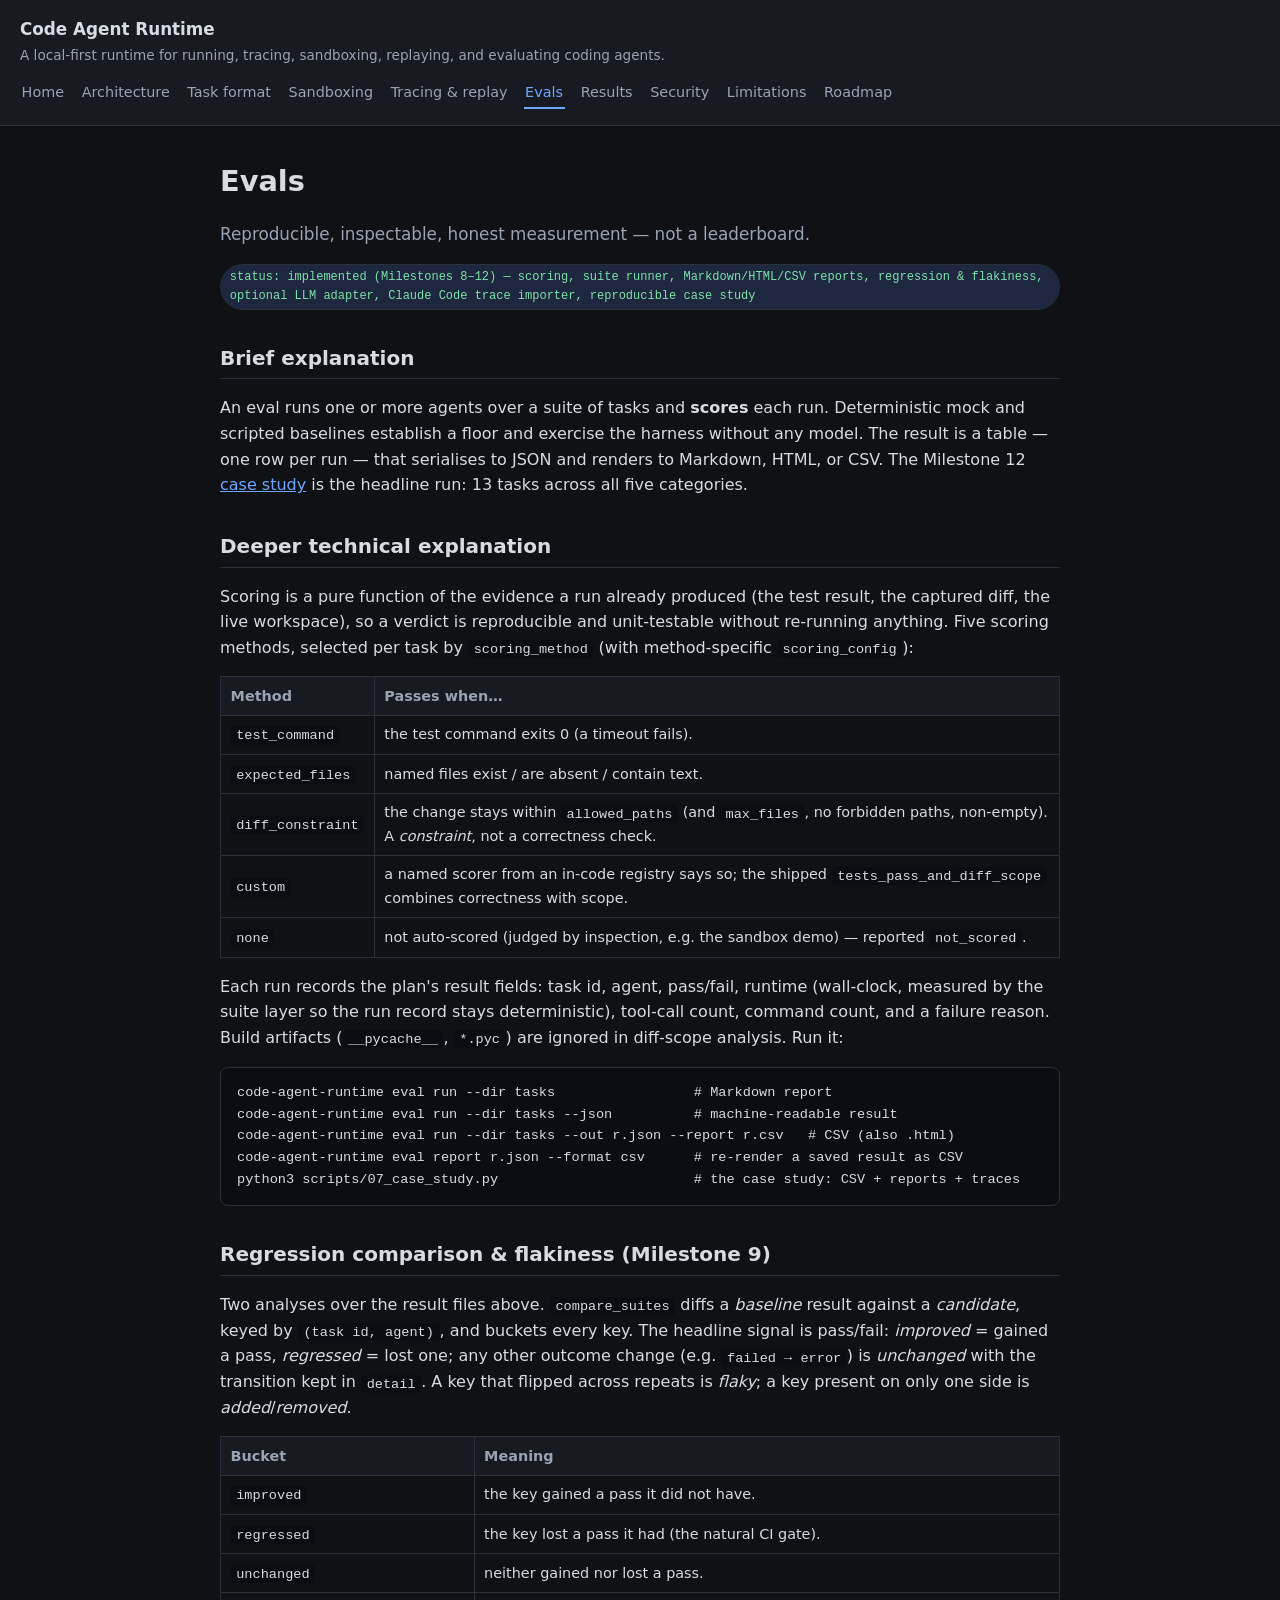
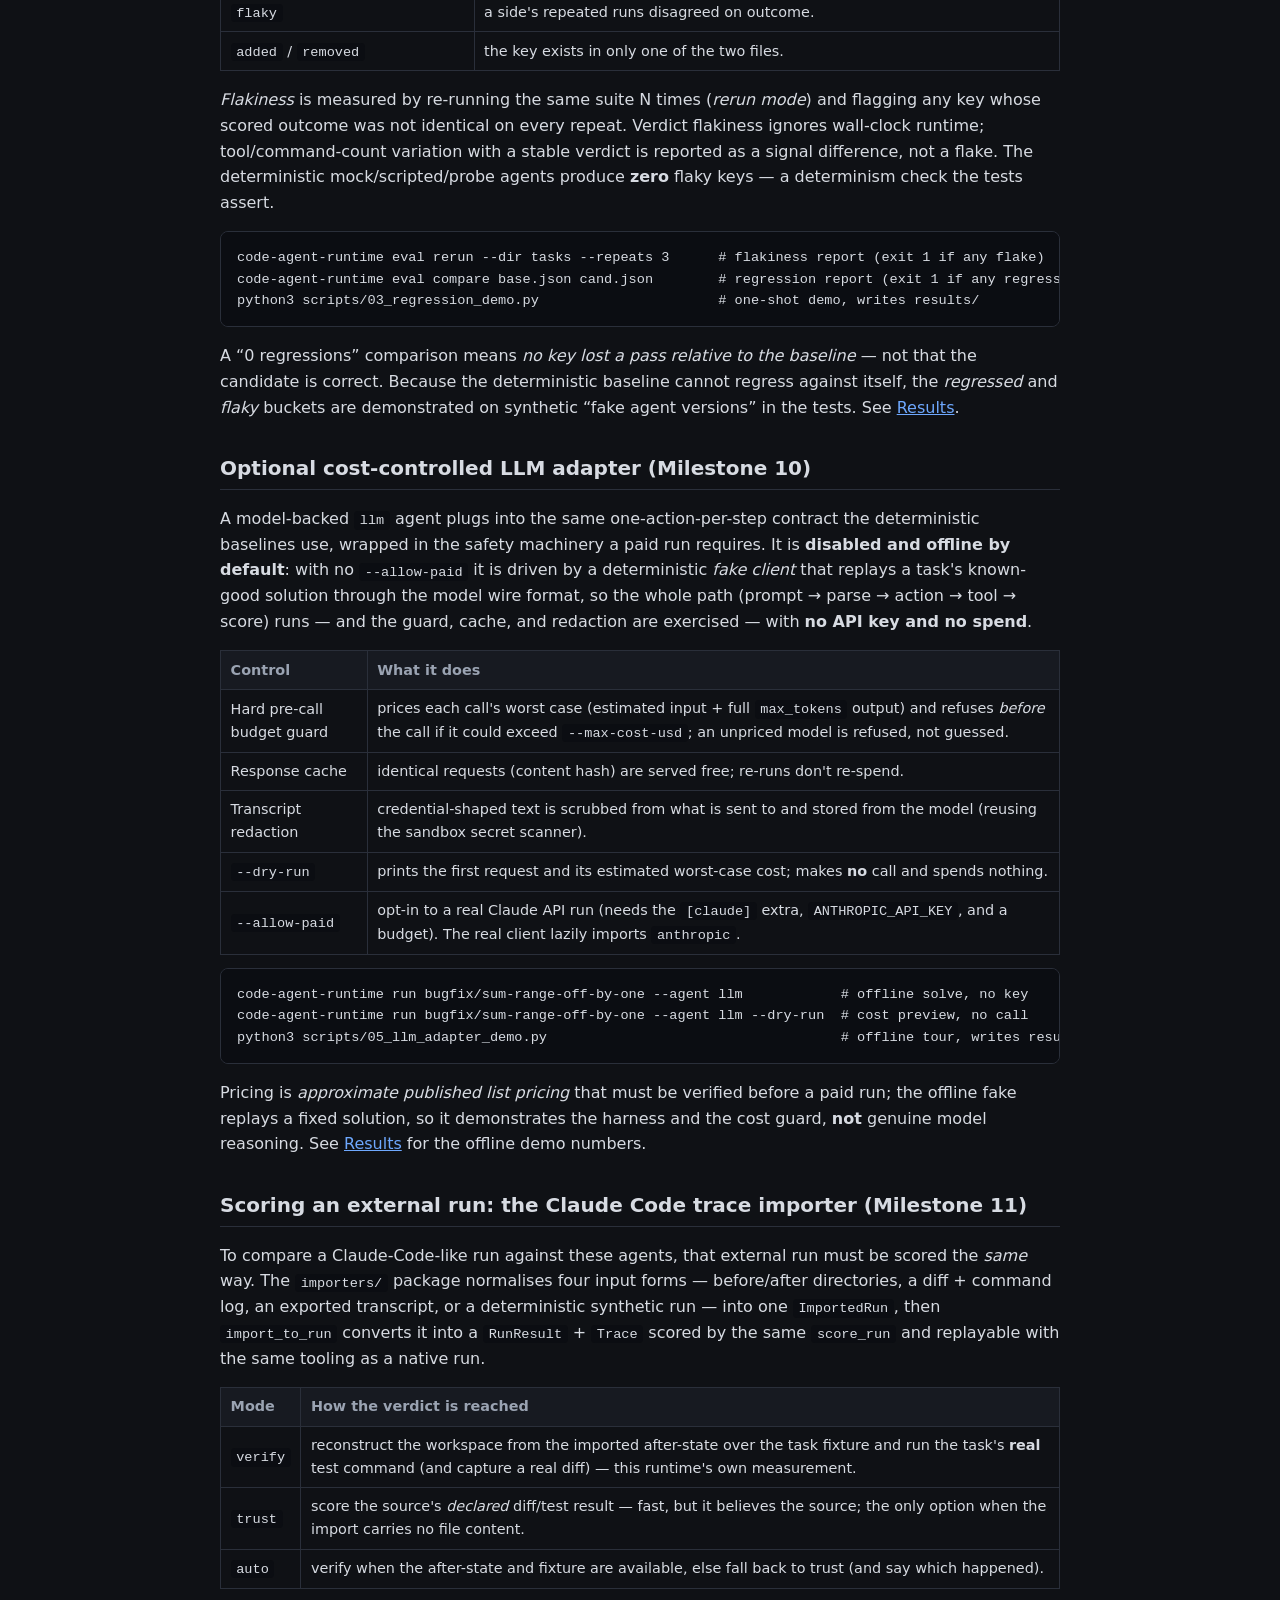
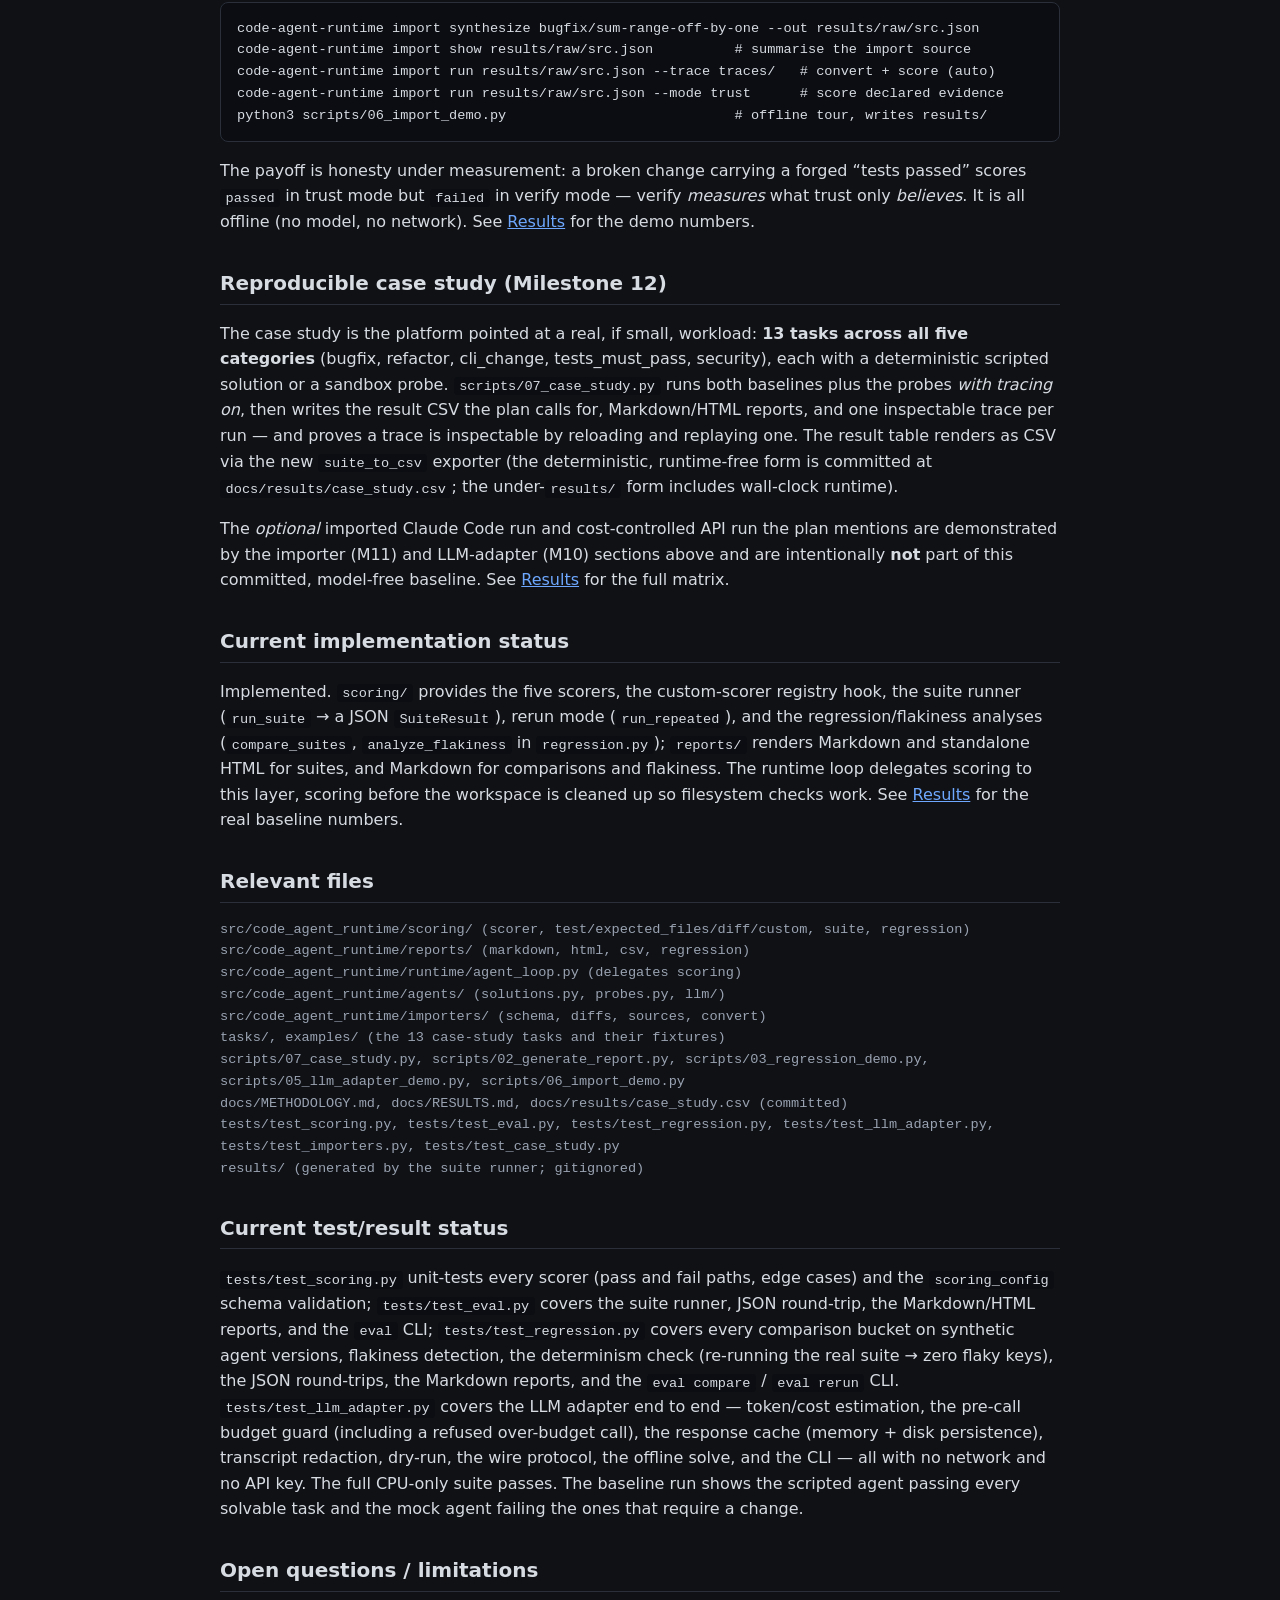
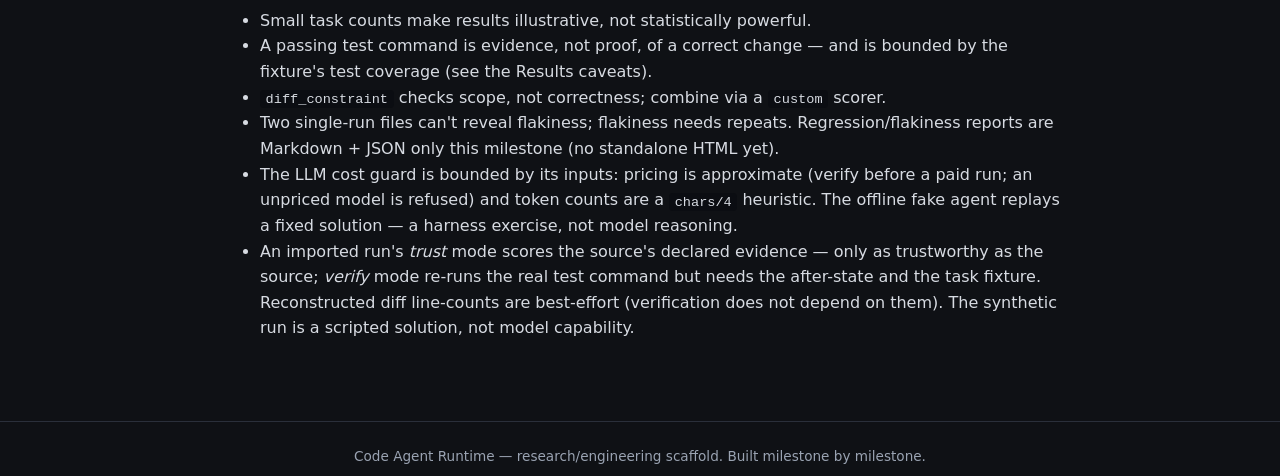
<file: site/evals.html>
<!doctype html>
<html lang="en">
<head>
  <meta charset="utf-8">
  <meta name="viewport" content="width=device-width, initial-scale=1">
  <title>Evals — Code Agent Runtime</title>
  <link rel="stylesheet" href="style.css">
</head>
<body>
<header class="site">
  <a class="brand" href="index.html">Code Agent Runtime</a>
  <div class="tagline">A local-first runtime for running, tracing, sandboxing, replaying, and evaluating coding agents.</div>
  <nav class="site">
    <a href="index.html">Home</a>
    <a href="architecture.html">Architecture</a>
    <a href="task-format.html">Task format</a>
    <a href="sandboxing.html">Sandboxing</a>
    <a href="tracing-replay.html">Tracing &amp; replay</a>
    <a href="evals.html" class="active">Evals</a>
    <a href="results.html">Results</a>
    <a href="security.html">Security</a>
    <a href="limitations.html">Limitations</a>
    <a href="roadmap.html">Roadmap</a>
  </nav>
</header>
<main>
  <h1>Evals</h1>
  <p class="lede">Reproducible, inspectable, honest measurement — not a leaderboard.</p>
  <p><span class="status done">status: implemented (Milestones 8–12) — scoring, suite runner, Markdown/HTML/CSV reports, regression &amp; flakiness, optional LLM adapter, Claude Code trace importer, reproducible case study</span></p>

  <h2>Brief explanation</h2>
  <p>An eval runs one or more agents over a suite of tasks and <strong>scores</strong> each
  run. Deterministic mock and scripted baselines establish a floor and exercise the harness
  without any model. The result is a table — one row per run — that serialises to JSON and
  renders to Markdown, HTML, or CSV. The Milestone 12
  <a href="results.html">case study</a> is the headline run: 13 tasks across all five
  categories.</p>

  <h2>Deeper technical explanation</h2>
  <p>Scoring is a pure function of the evidence a run already produced (the test result, the
  captured diff, the live workspace), so a verdict is reproducible and unit-testable without
  re-running anything. Five scoring methods, selected per task by <code>scoring_method</code>
  (with method-specific <code>scoring_config</code>):</p>
  <table>
    <tr><th>Method</th><th>Passes when…</th></tr>
    <tr><td><code>test_command</code></td><td>the test command exits 0 (a timeout fails).</td></tr>
    <tr><td><code>expected_files</code></td><td>named files exist / are absent / contain text.</td></tr>
    <tr><td><code>diff_constraint</code></td><td>the change stays within <code>allowed_paths</code> (and <code>max_files</code>, no forbidden paths, non-empty). A <em>constraint</em>, not a correctness check.</td></tr>
    <tr><td><code>custom</code></td><td>a named scorer from an in-code registry says so; the shipped <code>tests_pass_and_diff_scope</code> combines correctness with scope.</td></tr>
    <tr><td><code>none</code></td><td>not auto-scored (judged by inspection, e.g. the sandbox demo) — reported <code>not_scored</code>.</td></tr>
  </table>
  <p>Each run records the plan's result fields: task id, agent, pass/fail, runtime (wall-clock,
  measured by the suite layer so the run record stays deterministic), tool-call count, command
  count, and a failure reason. Build artifacts (<code>__pycache__</code>, <code>*.pyc</code>)
  are ignored in diff-scope analysis. Run it:</p>
  <pre><code>code-agent-runtime eval run --dir tasks                 # Markdown report
code-agent-runtime eval run --dir tasks --json          # machine-readable result
code-agent-runtime eval run --dir tasks --out r.json --report r.csv   # CSV (also .html)
code-agent-runtime eval report r.json --format csv      # re-render a saved result as CSV
python3 scripts/07_case_study.py                        # the case study: CSV + reports + traces</code></pre>
  <h2>Regression comparison &amp; flakiness (Milestone 9)</h2>
  <p>Two analyses over the result files above. <code>compare_suites</code> diffs a
  <em>baseline</em> result against a <em>candidate</em>, keyed by <code>(task id, agent)</code>,
  and buckets every key. The headline signal is pass/fail: <em>improved</em> = gained a pass,
  <em>regressed</em> = lost one; any other outcome change (e.g. <code>failed → error</code>) is
  <em>unchanged</em> with the transition kept in <code>detail</code>. A key that flipped across
  repeats is <em>flaky</em>; a key present on only one side is <em>added</em>/<em>removed</em>.</p>
  <table>
    <tr><th>Bucket</th><th>Meaning</th></tr>
    <tr><td><code>improved</code></td><td>the key gained a pass it did not have.</td></tr>
    <tr><td><code>regressed</code></td><td>the key lost a pass it had (the natural CI gate).</td></tr>
    <tr><td><code>unchanged</code></td><td>neither gained nor lost a pass.</td></tr>
    <tr><td><code>flaky</code></td><td>a side's repeated runs disagreed on outcome.</td></tr>
    <tr><td><code>added</code> / <code>removed</code></td><td>the key exists in only one of the two files.</td></tr>
  </table>
  <p><em>Flakiness</em> is measured by re-running the same suite N times (<em>rerun mode</em>) and
  flagging any key whose scored outcome was not identical on every repeat. Verdict flakiness
  ignores wall-clock runtime; tool/command-count variation with a stable verdict is reported as a
  signal difference, not a flake. The deterministic mock/scripted/probe agents produce
  <strong>zero</strong> flaky keys — a determinism check the tests assert.</p>
  <pre><code>code-agent-runtime eval rerun --dir tasks --repeats 3      # flakiness report (exit 1 if any flake)
code-agent-runtime eval compare base.json cand.json        # regression report (exit 1 if any regression)
python3 scripts/03_regression_demo.py                      # one-shot demo, writes results/</code></pre>
  <p>A &ldquo;0 regressions&rdquo; comparison means <em>no key lost a pass relative to the
  baseline</em> — not that the candidate is correct. Because the deterministic baseline cannot
  regress against itself, the <em>regressed</em> and <em>flaky</em> buckets are demonstrated on
  synthetic &ldquo;fake agent versions&rdquo; in the tests. See <a href="results.html">Results</a>.</p>

  <h2>Optional cost-controlled LLM adapter (Milestone 10)</h2>
  <p>A model-backed <code>llm</code> agent plugs into the same one-action-per-step contract the
  deterministic baselines use, wrapped in the safety machinery a paid run requires. It is
  <strong>disabled and offline by default</strong>: with no <code>--allow-paid</code> it is driven
  by a deterministic <em>fake client</em> that replays a task's known-good solution through the
  model wire format, so the whole path (prompt → parse → action → tool → score) runs — and the
  guard, cache, and redaction are exercised — with <strong>no API key and no spend</strong>.</p>
  <table>
    <tr><th>Control</th><th>What it does</th></tr>
    <tr><td>Hard pre-call budget guard</td><td>prices each call's worst case (estimated input + full <code>max_tokens</code> output) and refuses <em>before</em> the call if it could exceed <code>--max-cost-usd</code>; an unpriced model is refused, not guessed.</td></tr>
    <tr><td>Response cache</td><td>identical requests (content hash) are served free; re-runs don't re-spend.</td></tr>
    <tr><td>Transcript redaction</td><td>credential-shaped text is scrubbed from what is sent to and stored from the model (reusing the sandbox secret scanner).</td></tr>
    <tr><td><code>--dry-run</code></td><td>prints the first request and its estimated worst-case cost; makes <strong>no</strong> call and spends nothing.</td></tr>
    <tr><td><code>--allow-paid</code></td><td>opt-in to a real Claude API run (needs the <code>[claude]</code> extra, <code>ANTHROPIC_API_KEY</code>, and a budget). The real client lazily imports <code>anthropic</code>.</td></tr>
  </table>
  <pre><code>code-agent-runtime run bugfix/sum-range-off-by-one --agent llm            # offline solve, no key
code-agent-runtime run bugfix/sum-range-off-by-one --agent llm --dry-run  # cost preview, no call
python3 scripts/05_llm_adapter_demo.py                                    # offline tour, writes results/</code></pre>
  <p>Pricing is <em>approximate published list pricing</em> that must be verified before a paid run;
  the offline fake replays a fixed solution, so it demonstrates the harness and the cost guard,
  <strong>not</strong> genuine model reasoning. See <a href="results.html">Results</a> for the
  offline demo numbers.</p>

  <h2>Scoring an external run: the Claude Code trace importer (Milestone 11)</h2>
  <p>To compare a Claude-Code-like run against these agents, that external run must be scored the
  <em>same</em> way. The <code>importers/</code> package normalises four input forms — before/after
  directories, a diff + command log, an exported transcript, or a deterministic synthetic run —
  into one <code>ImportedRun</code>, then <code>import_to_run</code> converts it into a
  <code>RunResult</code> + <code>Trace</code> scored by the same <code>score_run</code> and
  replayable with the same tooling as a native run.</p>
  <table>
    <tr><th>Mode</th><th>How the verdict is reached</th></tr>
    <tr><td><code>verify</code></td><td>reconstruct the workspace from the imported after-state over the task fixture and run the task's <strong>real</strong> test command (and capture a real diff) — this runtime's own measurement.</td></tr>
    <tr><td><code>trust</code></td><td>score the source's <em>declared</em> diff/test result — fast, but it believes the source; the only option when the import carries no file content.</td></tr>
    <tr><td><code>auto</code></td><td>verify when the after-state and fixture are available, else fall back to trust (and say which happened).</td></tr>
  </table>
  <pre><code>code-agent-runtime import synthesize bugfix/sum-range-off-by-one --out results/raw/src.json
code-agent-runtime import show results/raw/src.json          # summarise the import source
code-agent-runtime import run results/raw/src.json --trace traces/   # convert + score (auto)
code-agent-runtime import run results/raw/src.json --mode trust      # score declared evidence
python3 scripts/06_import_demo.py                            # offline tour, writes results/</code></pre>
  <p>The payoff is honesty under measurement: a broken change carrying a forged
  &ldquo;tests&nbsp;passed&rdquo; scores <code>passed</code> in trust mode but <code>failed</code> in
  verify mode — verify <em>measures</em> what trust only <em>believes</em>. It is all offline (no
  model, no network). See <a href="results.html">Results</a> for the demo numbers.</p>

  <h2>Reproducible case study (Milestone 12)</h2>
  <p>The case study is the platform pointed at a real, if small, workload: <strong>13 tasks
  across all five categories</strong> (bugfix, refactor, cli_change, tests_must_pass, security),
  each with a deterministic scripted solution or a sandbox probe. <code>scripts/07_case_study.py</code>
  runs both baselines plus the probes <em>with tracing on</em>, then writes the result CSV the
  plan calls for, Markdown/HTML reports, and one inspectable trace per run — and proves a trace
  is inspectable by reloading and replaying one. The result table renders as CSV via the new
  <code>suite_to_csv</code> exporter (the deterministic, runtime-free form is committed at
  <code>docs/results/case_study.csv</code>; the under-<code>results/</code> form includes
  wall-clock runtime).</p>
  <p>The <em>optional</em> imported Claude Code run and cost-controlled API run the plan
  mentions are demonstrated by the importer (M11) and LLM-adapter (M10) sections above and are
  intentionally <strong>not</strong> part of this committed, model-free baseline. See
  <a href="results.html">Results</a> for the full matrix.</p>

  <h2>Current implementation status</h2>
  <p>Implemented. <code>scoring/</code> provides the five scorers, the custom-scorer registry
  hook, the suite runner (<code>run_suite</code> → a JSON <code>SuiteResult</code>), rerun mode
  (<code>run_repeated</code>), and the regression/flakiness analyses
  (<code>compare_suites</code>, <code>analyze_flakiness</code> in <code>regression.py</code>);
  <code>reports/</code> renders Markdown and standalone HTML for suites, and Markdown for
  comparisons and flakiness. The runtime loop delegates scoring to this layer, scoring before
  the workspace is cleaned up so filesystem checks work. See <a href="results.html">Results</a>
  for the real baseline numbers.</p>

  <h2>Relevant files</h2>
  <ul class="files">
    <li>src/code_agent_runtime/scoring/ (scorer, test/expected_files/diff/custom, suite, regression)</li>
    <li>src/code_agent_runtime/reports/ (markdown, html, csv, regression)</li>
    <li>src/code_agent_runtime/runtime/agent_loop.py (delegates scoring)</li>
    <li>src/code_agent_runtime/agents/ (solutions.py, probes.py, llm/)</li>
    <li>src/code_agent_runtime/importers/ (schema, diffs, sources, convert)</li>
    <li>tasks/, examples/ (the 13 case-study tasks and their fixtures)</li>
    <li>scripts/07_case_study.py, scripts/02_generate_report.py, scripts/03_regression_demo.py, scripts/05_llm_adapter_demo.py, scripts/06_import_demo.py</li>
    <li>docs/METHODOLOGY.md, docs/RESULTS.md, docs/results/case_study.csv (committed)</li>
    <li>tests/test_scoring.py, tests/test_eval.py, tests/test_regression.py, tests/test_llm_adapter.py, tests/test_importers.py, tests/test_case_study.py</li>
    <li>results/ (generated by the suite runner; gitignored)</li>
  </ul>

  <h2>Current test/result status</h2>
  <p><code>tests/test_scoring.py</code> unit-tests every scorer (pass and fail paths, edge
  cases) and the <code>scoring_config</code> schema validation; <code>tests/test_eval.py</code>
  covers the suite runner, JSON round-trip, the Markdown/HTML reports, and the
  <code>eval</code> CLI; <code>tests/test_regression.py</code> covers every comparison bucket on
  synthetic agent versions, flakiness detection, the determinism check (re-running the real suite
  → zero flaky keys), the JSON round-trips, the Markdown reports, and the
  <code>eval compare</code> / <code>eval rerun</code> CLI. <code>tests/test_llm_adapter.py</code>
  covers the LLM adapter end to end — token/cost estimation, the pre-call budget guard
  (including a refused over-budget call), the response cache (memory + disk persistence),
  transcript redaction, dry-run, the wire protocol, the offline solve, and the CLI — all with
  no network and no API key. The full CPU-only suite passes. The baseline run shows the scripted
  agent passing every solvable task and the mock agent failing the ones that require a change.</p>

  <h2>Open questions / limitations</h2>
  <ul>
    <li>Small task counts make results illustrative, not statistically powerful.</li>
    <li>A passing test command is evidence, not proof, of a correct change — and is bounded by
      the fixture's test coverage (see the Results caveats).</li>
    <li><code>diff_constraint</code> checks scope, not correctness; combine via a <code>custom</code> scorer.</li>
    <li>Two single-run files can't reveal flakiness; flakiness needs repeats. Regression/flakiness
      reports are Markdown + JSON only this milestone (no standalone HTML yet).</li>
    <li>The LLM cost guard is bounded by its inputs: pricing is approximate (verify before a paid
      run; an unpriced model is refused) and token counts are a <code>chars/4</code> heuristic. The
      offline fake agent replays a fixed solution — a harness exercise, not model reasoning.</li>
    <li>An imported run's <em>trust</em> mode scores the source's declared evidence — only as
      trustworthy as the source; <em>verify</em> mode re-runs the real test command but needs the
      after-state and the task fixture. Reconstructed diff line-counts are best-effort
      (verification does not depend on them). The synthetic run is a scripted solution, not model
      capability.</li>
  </ul>
</main>
<footer class="site">Code Agent Runtime — research/engineering scaffold. Built milestone by milestone.</footer>
</body>
</html>
</file>
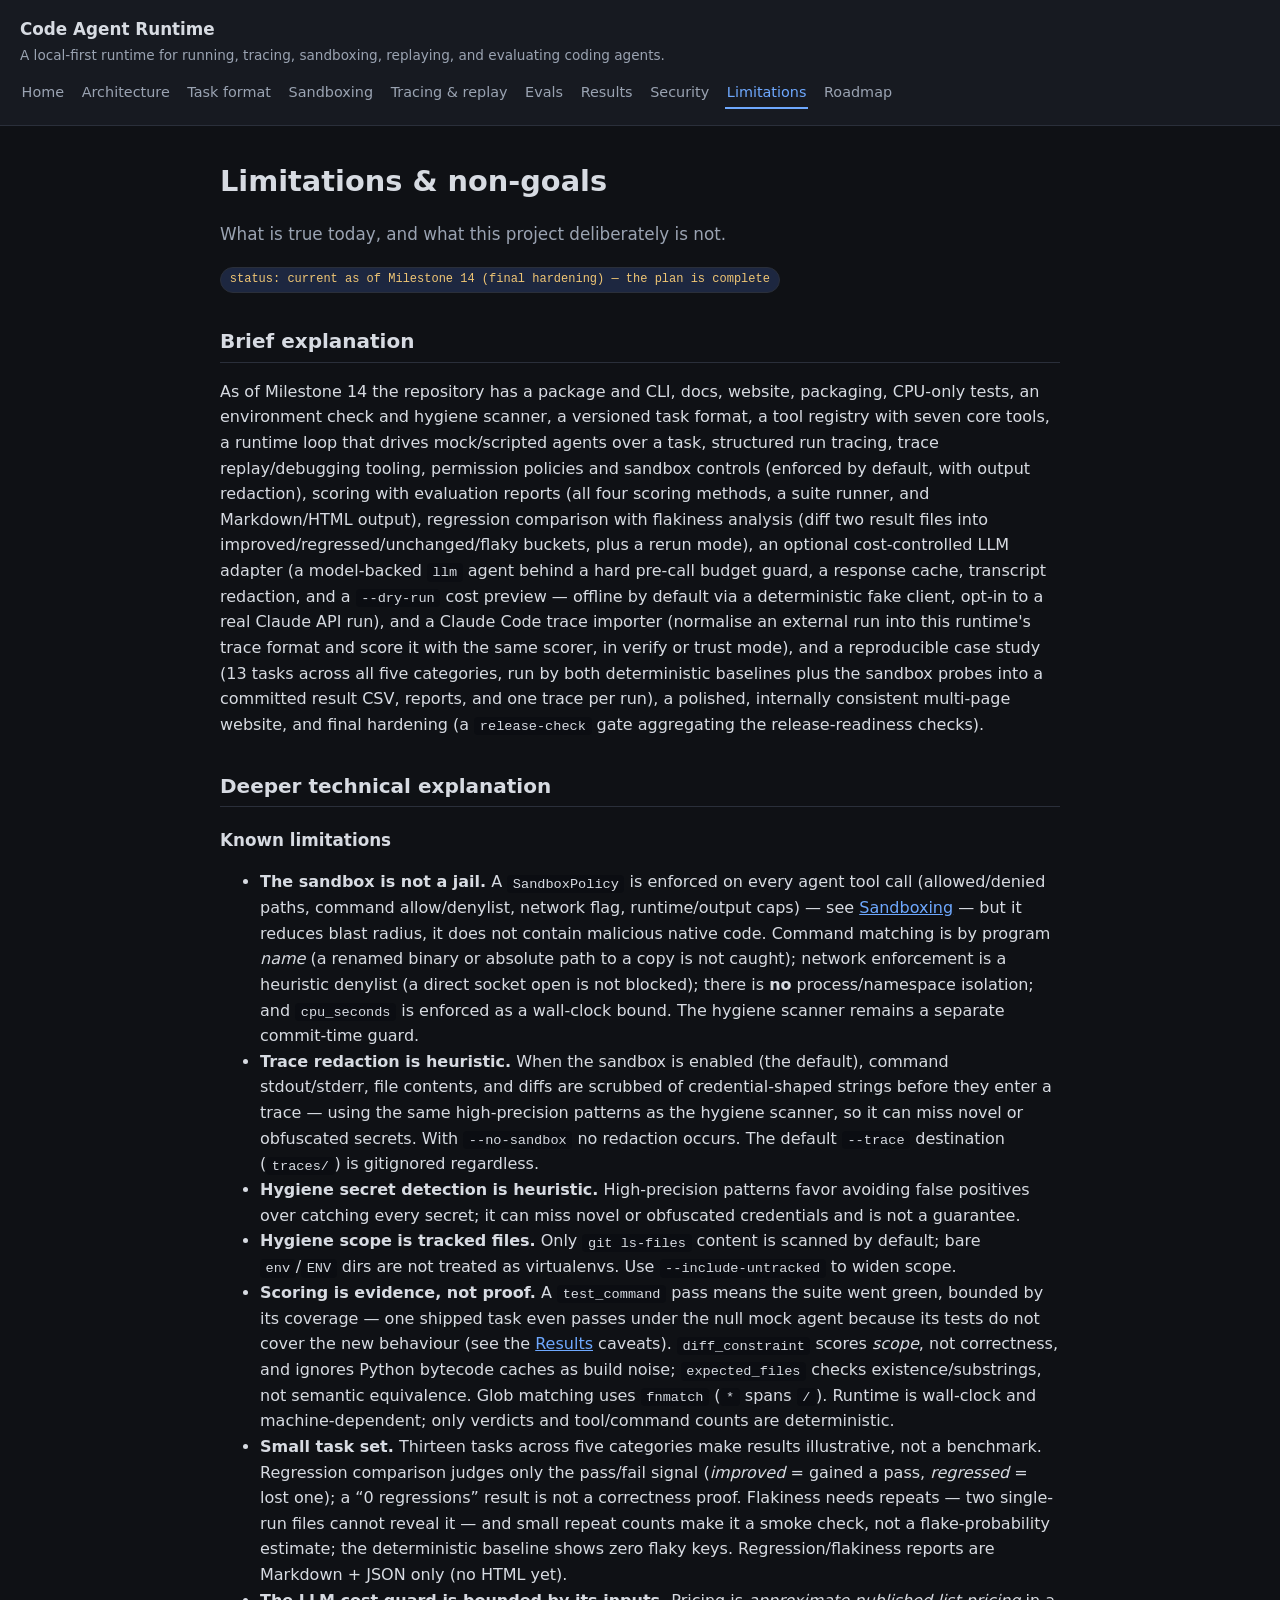
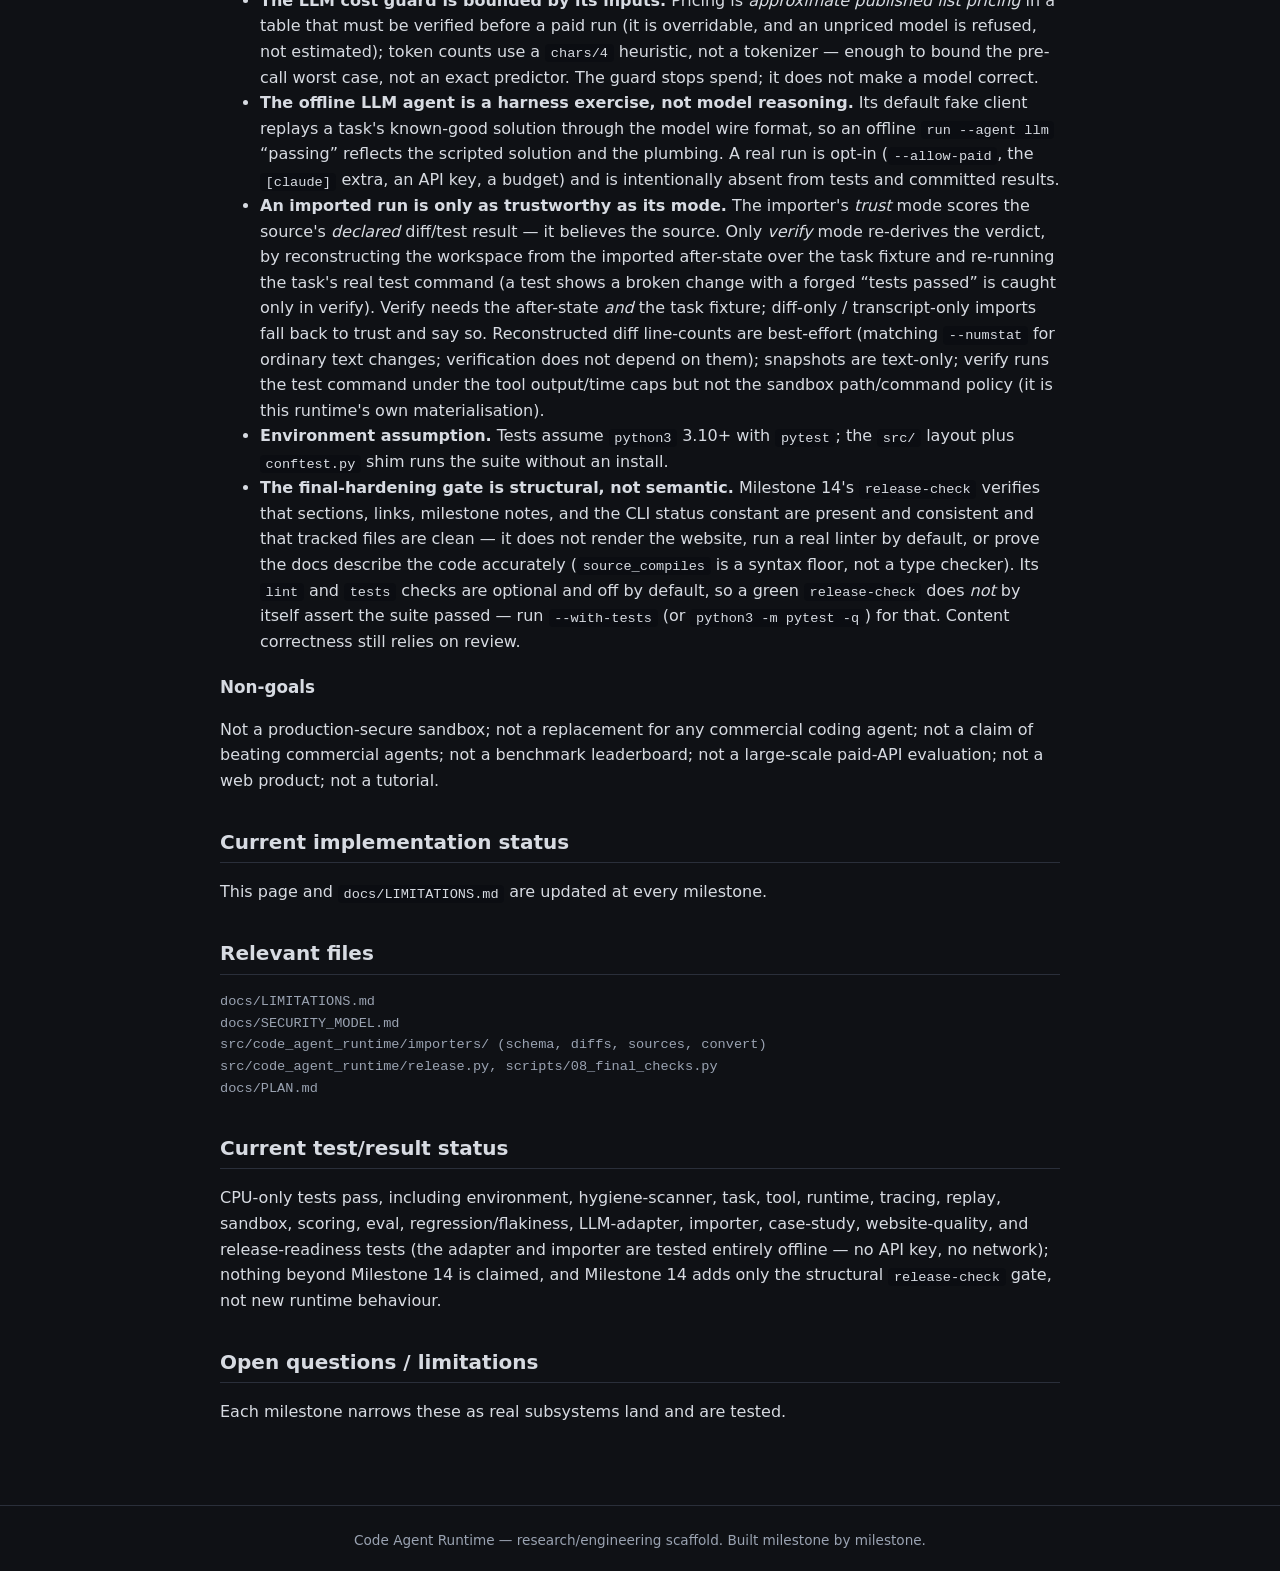
<file: site/limitations.html>
<!doctype html>
<html lang="en">
<head>
  <meta charset="utf-8">
  <meta name="viewport" content="width=device-width, initial-scale=1">
  <title>Limitations — Code Agent Runtime</title>
  <link rel="stylesheet" href="style.css">
</head>
<body>
<header class="site">
  <a class="brand" href="index.html">Code Agent Runtime</a>
  <div class="tagline">A local-first runtime for running, tracing, sandboxing, replaying, and evaluating coding agents.</div>
  <nav class="site">
    <a href="index.html">Home</a>
    <a href="architecture.html">Architecture</a>
    <a href="task-format.html">Task format</a>
    <a href="sandboxing.html">Sandboxing</a>
    <a href="tracing-replay.html">Tracing &amp; replay</a>
    <a href="evals.html">Evals</a>
    <a href="results.html">Results</a>
    <a href="security.html">Security</a>
    <a href="limitations.html" class="active">Limitations</a>
    <a href="roadmap.html">Roadmap</a>
  </nav>
</header>
<main>
  <h1>Limitations &amp; non-goals</h1>
  <p class="lede">What is true today, and what this project deliberately is not.</p>
  <p><span class="status scaffold">status: current as of Milestone 14 (final hardening) — the plan is complete</span></p>

  <h2>Brief explanation</h2>
  <p>As of Milestone 14 the repository has a package and CLI, docs, website, packaging, CPU-only
  tests, an environment check and hygiene scanner, a versioned task format, a tool registry with
  seven core tools, a runtime loop that drives mock/scripted agents over a task, structured run
  tracing, trace replay/debugging tooling, permission policies and sandbox controls (enforced
  by default, with output redaction), scoring with evaluation reports (all four scoring
  methods, a suite runner, and Markdown/HTML output), regression comparison with flakiness
  analysis (diff two result files into improved/regressed/unchanged/flaky buckets, plus a rerun
  mode), an optional cost-controlled LLM adapter (a model-backed <code>llm</code> agent
  behind a hard pre-call budget guard, a response cache, transcript redaction, and a
  <code>--dry-run</code> cost preview — offline by default via a deterministic fake client,
  opt-in to a real Claude API run), and a Claude Code trace importer (normalise an external run
  into this runtime's trace format and score it with the same scorer, in verify or trust mode),
  and a reproducible case study (13 tasks across all five categories, run by both deterministic
  baselines plus the sandbox probes into a committed result CSV, reports, and one trace per run),
  a polished, internally consistent multi-page website, and final hardening (a
  <code>release-check</code> gate aggregating the release-readiness checks).</p>

  <h2>Deeper technical explanation</h2>
  <h3>Known limitations</h3>
  <ul>
    <li><strong>The sandbox is not a jail.</strong> A <code>SandboxPolicy</code> is enforced on
      every agent tool call (allowed/denied paths, command allow/denylist, network flag,
      runtime/output caps) — see <a href="sandboxing.html">Sandboxing</a> — but it reduces blast
      radius, it does not contain malicious native code. Command matching is by program <em>name</em>
      (a renamed binary or absolute path to a copy is not caught); network enforcement is a heuristic
      denylist (a direct socket open is not blocked); there is <strong>no</strong> process/namespace
      isolation; and <code>cpu_seconds</code> is enforced as a wall-clock bound. The hygiene scanner
      remains a separate commit-time guard.</li>
    <li><strong>Trace redaction is heuristic.</strong> When the sandbox is enabled (the default),
      command stdout/stderr, file contents, and diffs are scrubbed of credential-shaped strings
      before they enter a trace — using the same high-precision patterns as the hygiene scanner, so
      it can miss novel or obfuscated secrets. With <code>--no-sandbox</code> no redaction occurs.
      The default <code>--trace</code> destination (<code>traces/</code>) is gitignored regardless.</li>
    <li><strong>Hygiene secret detection is heuristic.</strong> High-precision patterns favor
      avoiding false positives over catching every secret; it can miss novel or obfuscated
      credentials and is not a guarantee.</li>
    <li><strong>Hygiene scope is tracked files.</strong> Only <code>git ls-files</code> content is
      scanned by default; bare <code>env</code>/<code>ENV</code> dirs are not treated as
      virtualenvs. Use <code>--include-untracked</code> to widen scope.</li>
    <li><strong>Scoring is evidence, not proof.</strong> A <code>test_command</code> pass means
      the suite went green, bounded by its coverage — one shipped task even passes under the
      null mock agent because its tests do not cover the new behaviour (see the
      <a href="results.html">Results</a> caveats). <code>diff_constraint</code> scores
      <em>scope</em>, not correctness, and ignores Python bytecode caches as build noise;
      <code>expected_files</code> checks existence/substrings, not semantic equivalence.
      Glob matching uses <code>fnmatch</code> (<code>*</code> spans <code>/</code>). Runtime is
      wall-clock and machine-dependent; only verdicts and tool/command counts are deterministic.</li>
    <li><strong>Small task set.</strong> Thirteen tasks across five categories make results
      illustrative, not a benchmark.
      Regression comparison judges only the pass/fail signal (<em>improved</em> = gained a pass,
      <em>regressed</em> = lost one); a &ldquo;0 regressions&rdquo; result is not a correctness
      proof. Flakiness needs repeats — two single-run files cannot reveal it — and small repeat
      counts make it a smoke check, not a flake-probability estimate; the deterministic baseline
      shows zero flaky keys. Regression/flakiness reports are Markdown + JSON only (no HTML yet).</li>
    <li><strong>The LLM cost guard is bounded by its inputs.</strong> Pricing is
      <em>approximate published list pricing</em> in a table that must be verified before a paid
      run (it is overridable, and an unpriced model is refused, not estimated); token counts use a
      <code>chars/4</code> heuristic, not a tokenizer — enough to bound the pre-call worst case, not
      an exact predictor. The guard stops spend; it does not make a model correct.</li>
    <li><strong>The offline LLM agent is a harness exercise, not model reasoning.</strong> Its
      default fake client replays a task's known-good solution through the model wire format, so an
      offline <code>run --agent llm</code> &ldquo;passing&rdquo; reflects the scripted solution and
      the plumbing. A real run is opt-in (<code>--allow-paid</code>, the <code>[claude]</code> extra,
      an API key, a budget) and is intentionally absent from tests and committed results.</li>
    <li><strong>An imported run is only as trustworthy as its mode.</strong> The importer's
      <em>trust</em> mode scores the source's <em>declared</em> diff/test result — it believes the
      source. Only <em>verify</em> mode re-derives the verdict, by reconstructing the workspace from
      the imported after-state over the task fixture and re-running the task's real test command (a
      test shows a broken change with a forged &ldquo;tests passed&rdquo; is caught only in verify).
      Verify needs the after-state <em>and</em> the task fixture; diff-only / transcript-only imports
      fall back to trust and say so. Reconstructed diff line-counts are best-effort (matching
      <code>--numstat</code> for ordinary text changes; verification does not depend on them);
      snapshots are text-only; verify runs the test command under the tool output/time caps but not
      the sandbox path/command policy (it is this runtime's own materialisation).</li>
    <li><strong>Environment assumption.</strong> Tests assume <code>python3</code> 3.10+ with
      <code>pytest</code>; the <code>src/</code> layout plus <code>conftest.py</code> shim runs
      the suite without an install.</li>
    <li><strong>The final-hardening gate is structural, not semantic.</strong> Milestone 14's
      <code>release-check</code> verifies that sections, links, milestone notes, and the CLI status
      constant are present and consistent and that tracked files are clean — it does not render the
      website, run a real linter by default, or prove the docs describe the code accurately
      (<code>source_compiles</code> is a syntax floor, not a type checker). Its <code>lint</code> and
      <code>tests</code> checks are optional and off by default, so a green <code>release-check</code>
      does <em>not</em> by itself assert the suite passed — run <code>--with-tests</code> (or
      <code>python3 -m pytest -q</code>) for that. Content correctness still relies on review.</li>
  </ul>
  <h3>Non-goals</h3>
  <p>Not a production-secure sandbox; not a replacement for any commercial coding agent; not a
  claim of beating commercial agents; not a benchmark leaderboard; not a large-scale paid-API
  evaluation; not a web product; not a tutorial.</p>

  <h2>Current implementation status</h2>
  <p>This page and <code>docs/LIMITATIONS.md</code> are updated at every milestone.</p>

  <h2>Relevant files</h2>
  <ul class="files">
    <li>docs/LIMITATIONS.md</li>
    <li>docs/SECURITY_MODEL.md</li>
    <li>src/code_agent_runtime/importers/ (schema, diffs, sources, convert)</li>
    <li>src/code_agent_runtime/release.py, scripts/08_final_checks.py</li>
    <li>docs/PLAN.md</li>
  </ul>

  <h2>Current test/result status</h2>
  <p>CPU-only tests pass, including environment, hygiene-scanner, task, tool, runtime,
  tracing, replay, sandbox, scoring, eval, regression/flakiness, LLM-adapter, importer, case-study,
  website-quality, and release-readiness tests (the adapter and importer are tested entirely offline
  — no API key, no network); nothing beyond Milestone 14 is claimed, and Milestone 14 adds only the
  structural <code>release-check</code> gate, not new runtime behaviour.</p>

  <h2>Open questions / limitations</h2>
  <p>Each milestone narrows these as real subsystems land and are tested.</p>
</main>
<footer class="site">Code Agent Runtime — research/engineering scaffold. Built milestone by milestone.</footer>
</body>
</html>
</file>
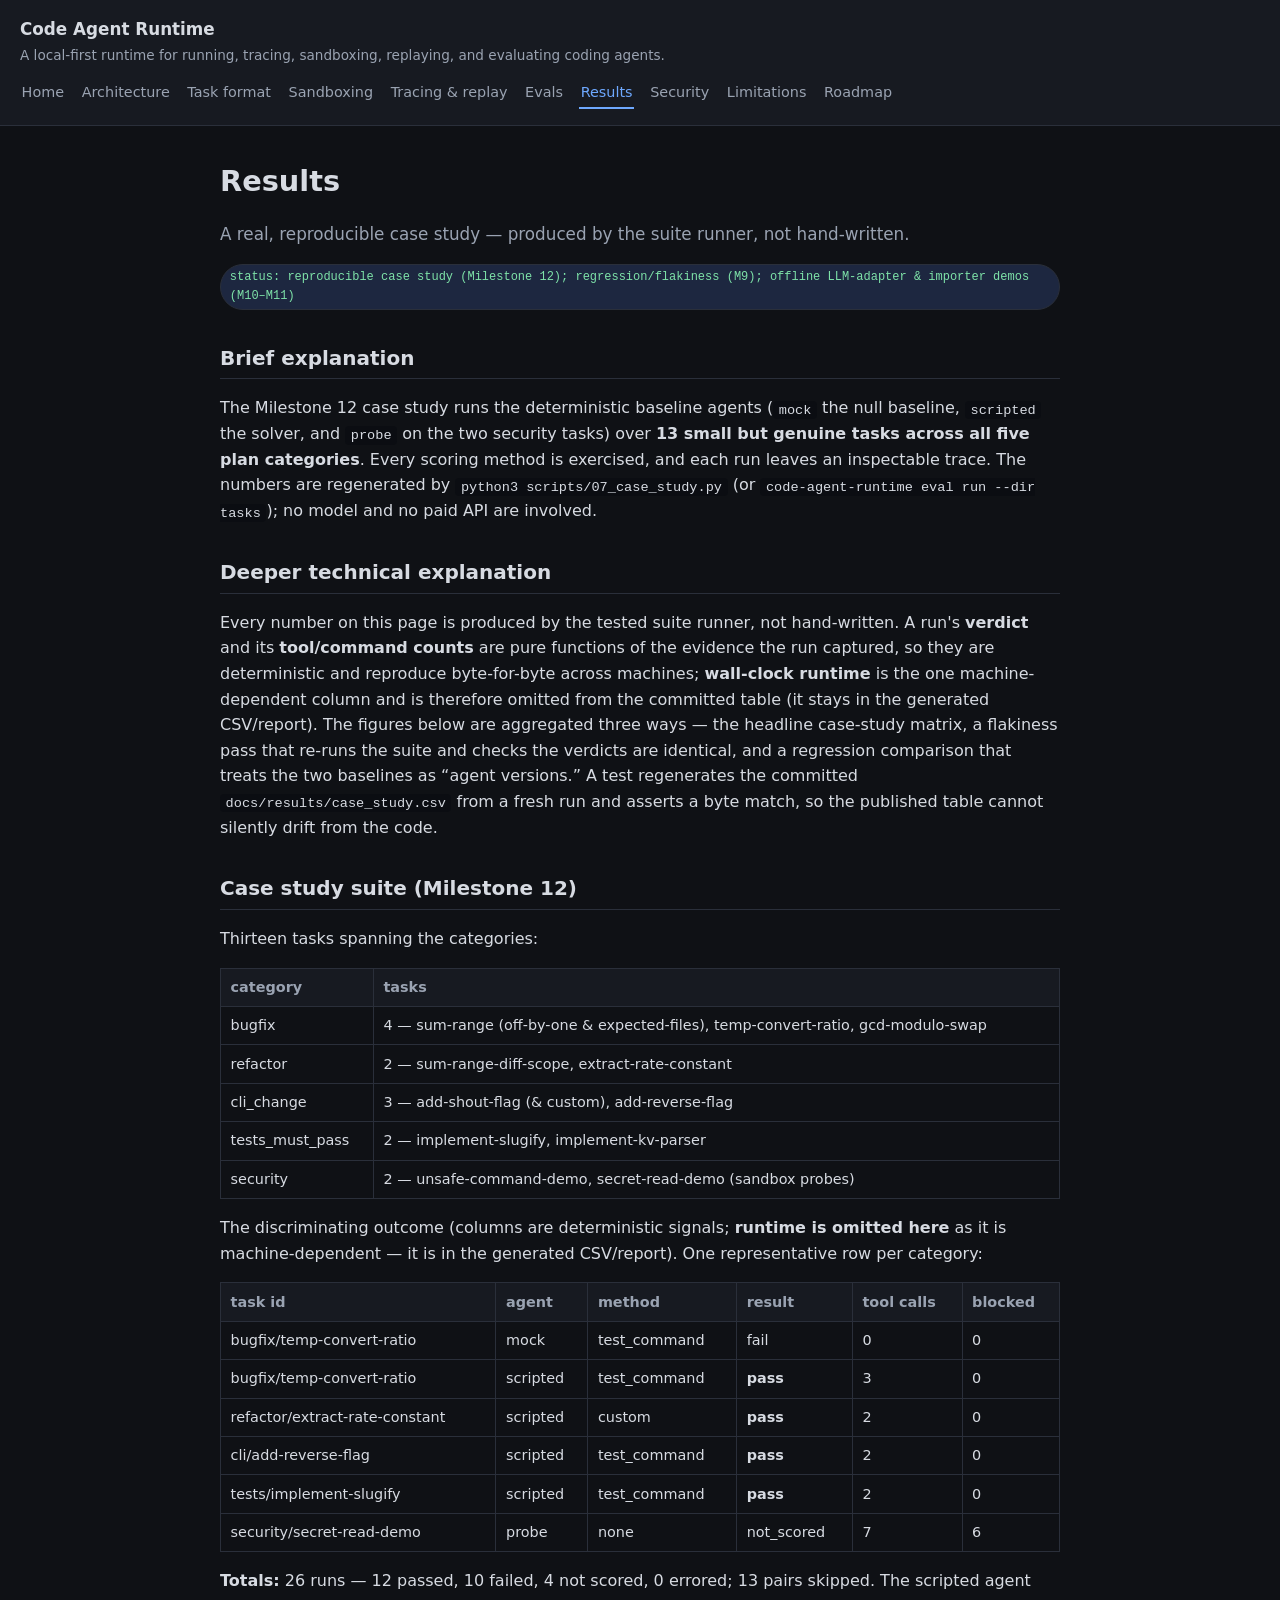
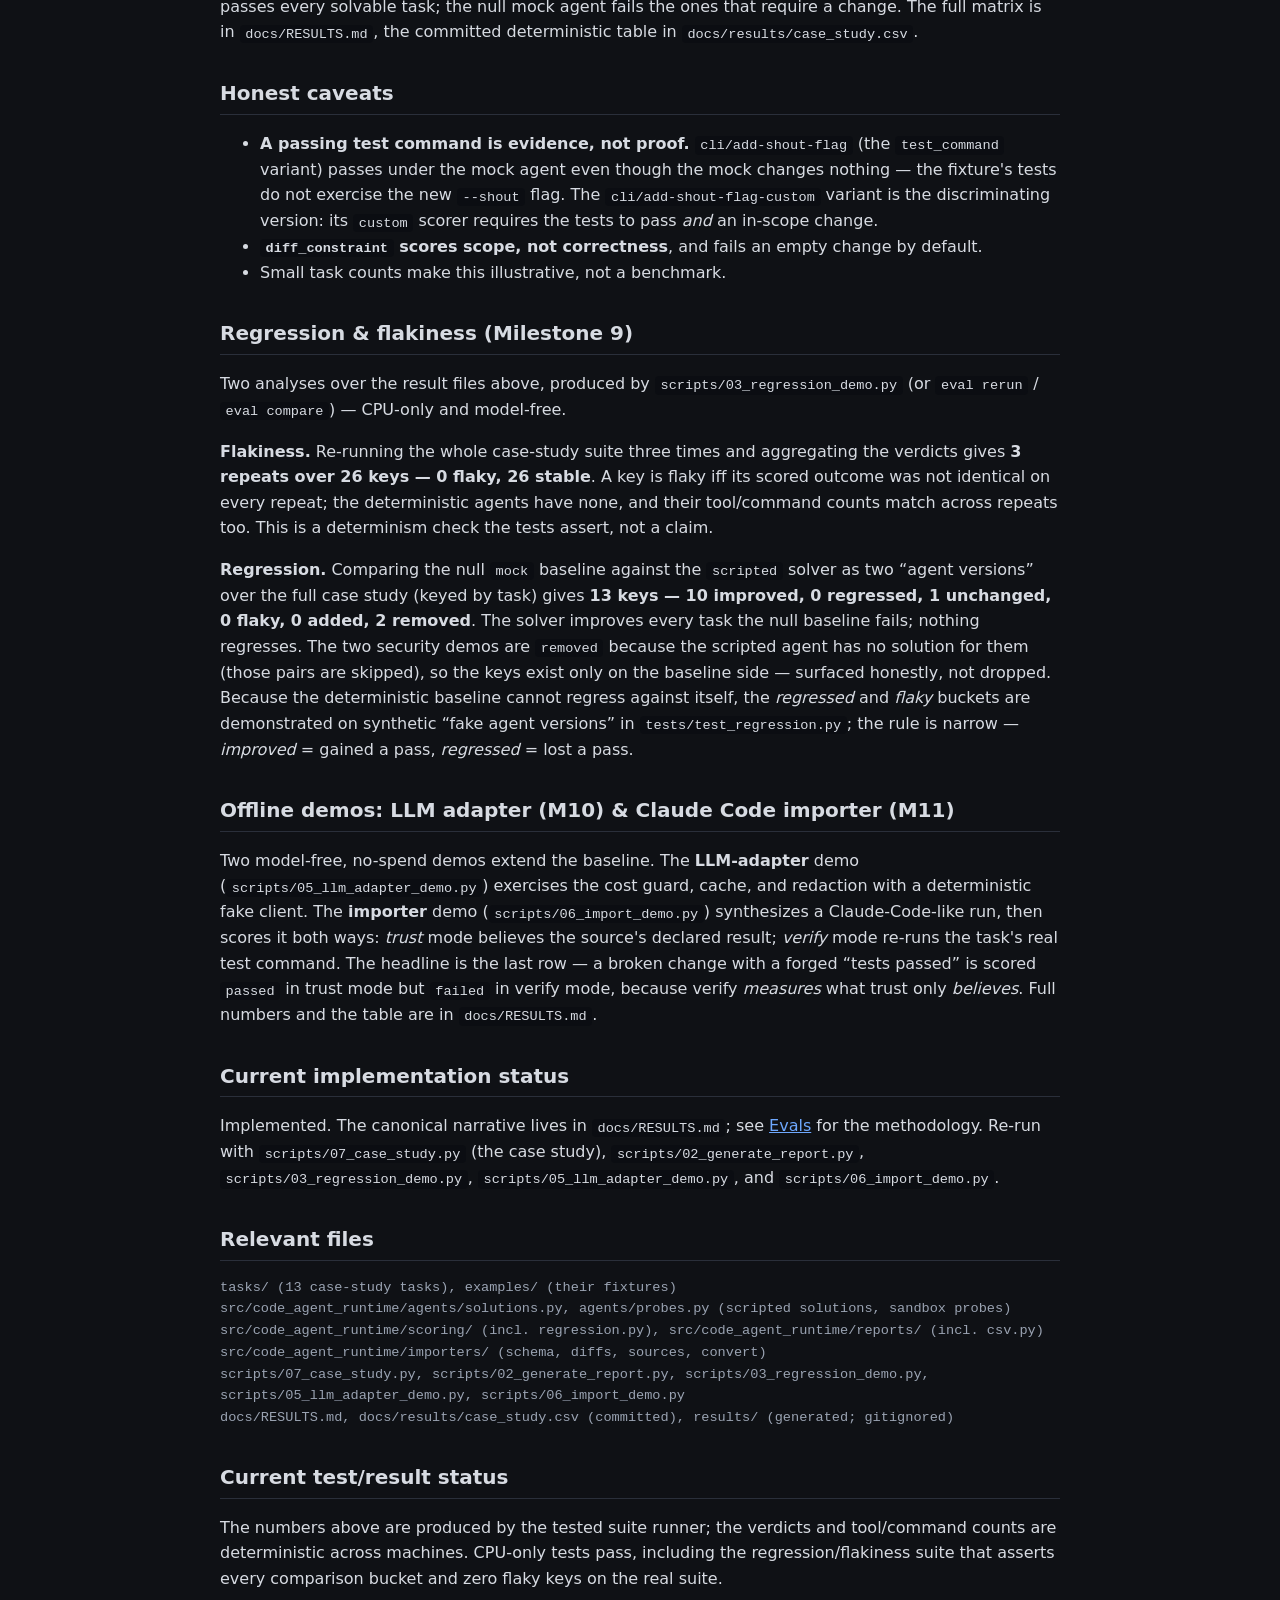
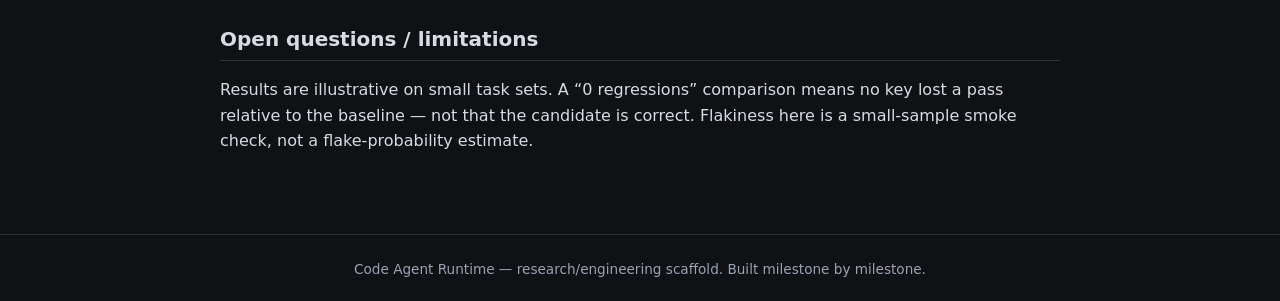
<file: site/results.html>
<!doctype html>
<html lang="en">
<head>
  <meta charset="utf-8">
  <meta name="viewport" content="width=device-width, initial-scale=1">
  <title>Results — Code Agent Runtime</title>
  <link rel="stylesheet" href="style.css">
</head>
<body>
<header class="site">
  <a class="brand" href="index.html">Code Agent Runtime</a>
  <div class="tagline">A local-first runtime for running, tracing, sandboxing, replaying, and evaluating coding agents.</div>
  <nav class="site">
    <a href="index.html">Home</a>
    <a href="architecture.html">Architecture</a>
    <a href="task-format.html">Task format</a>
    <a href="sandboxing.html">Sandboxing</a>
    <a href="tracing-replay.html">Tracing &amp; replay</a>
    <a href="evals.html">Evals</a>
    <a href="results.html" class="active">Results</a>
    <a href="security.html">Security</a>
    <a href="limitations.html">Limitations</a>
    <a href="roadmap.html">Roadmap</a>
  </nav>
</header>
<main>
  <h1>Results</h1>
  <p class="lede">A real, reproducible case study — produced by the suite runner, not hand-written.</p>
  <p><span class="status done">status: reproducible case study (Milestone 12); regression/flakiness (M9); offline LLM-adapter &amp; importer demos (M10–M11)</span></p>

  <h2>Brief explanation</h2>
  <p>The Milestone 12 case study runs the deterministic baseline agents
  (<code>mock</code> the null baseline, <code>scripted</code> the solver, and <code>probe</code>
  on the two security tasks) over <strong>13 small but genuine tasks across all five plan
  categories</strong>. Every scoring method is exercised, and each run leaves an inspectable
  trace. The numbers are regenerated by <code>python3 scripts/07_case_study.py</code> (or
  <code>code-agent-runtime eval run --dir tasks</code>); no model and no paid API are involved.</p>

  <h2>Deeper technical explanation</h2>
  <p>Every number on this page is produced by the tested suite runner, not hand-written. A run's
  <strong>verdict</strong> and its <strong>tool/command counts</strong> are pure functions of the
  evidence the run captured, so they are deterministic and reproduce byte-for-byte across machines;
  <strong>wall-clock runtime</strong> is the one machine-dependent column and is therefore omitted
  from the committed table (it stays in the generated CSV/report). The figures below are aggregated
  three ways — the headline case-study matrix, a flakiness pass that re-runs the suite and checks
  the verdicts are identical, and a regression comparison that treats the two baselines as
  &ldquo;agent versions.&rdquo; A test regenerates the committed <code>docs/results/case_study.csv</code>
  from a fresh run and asserts a byte match, so the published table cannot silently drift from the
  code.</p>

  <h2>Case study suite (Milestone 12)</h2>
  <p>Thirteen tasks spanning the categories:</p>
  <table>
    <tr><th>category</th><th>tasks</th></tr>
    <tr><td>bugfix</td><td>4 — sum-range (off-by-one &amp; expected-files), temp-convert-ratio, gcd-modulo-swap</td></tr>
    <tr><td>refactor</td><td>2 — sum-range-diff-scope, extract-rate-constant</td></tr>
    <tr><td>cli_change</td><td>3 — add-shout-flag (&amp; custom), add-reverse-flag</td></tr>
    <tr><td>tests_must_pass</td><td>2 — implement-slugify, implement-kv-parser</td></tr>
    <tr><td>security</td><td>2 — unsafe-command-demo, secret-read-demo (sandbox probes)</td></tr>
  </table>
  <p>The discriminating outcome (columns are deterministic signals; <strong>runtime is omitted
  here</strong> as it is machine-dependent — it is in the generated CSV/report). One
  representative row per category:</p>
  <table>
    <tr><th>task id</th><th>agent</th><th>method</th><th>result</th><th>tool calls</th><th>blocked</th></tr>
    <tr><td>bugfix/temp-convert-ratio</td><td>mock</td><td>test_command</td><td>fail</td><td>0</td><td>0</td></tr>
    <tr><td>bugfix/temp-convert-ratio</td><td>scripted</td><td>test_command</td><td><strong>pass</strong></td><td>3</td><td>0</td></tr>
    <tr><td>refactor/extract-rate-constant</td><td>scripted</td><td>custom</td><td><strong>pass</strong></td><td>2</td><td>0</td></tr>
    <tr><td>cli/add-reverse-flag</td><td>scripted</td><td>test_command</td><td><strong>pass</strong></td><td>2</td><td>0</td></tr>
    <tr><td>tests/implement-slugify</td><td>scripted</td><td>test_command</td><td><strong>pass</strong></td><td>2</td><td>0</td></tr>
    <tr><td>security/secret-read-demo</td><td>probe</td><td>none</td><td>not_scored</td><td>7</td><td>6</td></tr>
  </table>
  <p><strong>Totals:</strong> 26 runs — 12 passed, 10 failed, 4 not scored, 0 errored; 13 pairs
  skipped. The scripted agent passes every solvable task; the null mock agent fails the ones
  that require a change. The full matrix is in <code>docs/RESULTS.md</code>, the committed
  deterministic table in <code>docs/results/case_study.csv</code>.</p>

  <h2>Honest caveats</h2>
  <ul>
    <li><strong>A passing test command is evidence, not proof.</strong>
      <code>cli/add-shout-flag</code> (the <code>test_command</code> variant) passes under the
      mock agent even though the mock changes nothing — the fixture's tests do not exercise the
      new <code>--shout</code> flag. The <code>cli/add-shout-flag-custom</code> variant is the
      discriminating version: its <code>custom</code> scorer requires the tests to pass
      <em>and</em> an in-scope change.</li>
    <li><strong><code>diff_constraint</code> scores scope, not correctness</strong>, and fails an
      empty change by default.</li>
    <li>Small task counts make this illustrative, not a benchmark.</li>
  </ul>

  <h2>Regression &amp; flakiness (Milestone 9)</h2>
  <p>Two analyses over the result files above, produced by
  <code>scripts/03_regression_demo.py</code> (or <code>eval rerun</code> / <code>eval
  compare</code>) — CPU-only and model-free.</p>
  <p><strong>Flakiness.</strong> Re-running the whole case-study suite three times and aggregating
  the verdicts gives <strong>3 repeats over 26 keys — 0 flaky, 26 stable</strong>. A key is flaky
  iff its scored outcome was not identical on every repeat; the deterministic agents have none, and
  their tool/command counts match across repeats too. This is a determinism check the tests
  assert, not a claim.</p>
  <p><strong>Regression.</strong> Comparing the null <code>mock</code> baseline against the
  <code>scripted</code> solver as two &ldquo;agent versions&rdquo; over the full case study
  (keyed by task) gives
  <strong>13 keys — 10 improved, 0 regressed, 1 unchanged, 0 flaky, 0 added, 2 removed</strong>.
  The solver improves every task the null baseline fails; nothing regresses. The two security
  demos are <code>removed</code> because the scripted agent has no solution for them (those pairs
  are skipped), so the keys exist only on the baseline side — surfaced honestly, not dropped.
  Because the deterministic baseline cannot regress against itself, the <em>regressed</em> and
  <em>flaky</em> buckets are demonstrated on synthetic &ldquo;fake agent versions&rdquo; in
  <code>tests/test_regression.py</code>; the rule is narrow — <em>improved</em> = gained a pass,
  <em>regressed</em> = lost a pass.</p>

  <h2>Offline demos: LLM adapter (M10) &amp; Claude Code importer (M11)</h2>
  <p>Two model-free, no-spend demos extend the baseline. The <strong>LLM-adapter</strong> demo
  (<code>scripts/05_llm_adapter_demo.py</code>) exercises the cost guard, cache, and redaction with a
  deterministic fake client. The <strong>importer</strong> demo
  (<code>scripts/06_import_demo.py</code>) synthesizes a Claude-Code-like run, then scores it both
  ways: <em>trust</em> mode believes the source's declared result; <em>verify</em> mode re-runs the
  task's real test command. The headline is the last row — a broken change with a forged
  &ldquo;tests passed&rdquo; is scored <code>passed</code> in trust mode but <code>failed</code> in
  verify mode, because verify <em>measures</em> what trust only <em>believes</em>. Full numbers and
  the table are in <code>docs/RESULTS.md</code>.</p>

  <h2>Current implementation status</h2>
  <p>Implemented. The canonical narrative lives in <code>docs/RESULTS.md</code>; see
  <a href="evals.html">Evals</a> for the methodology. Re-run with
  <code>scripts/07_case_study.py</code> (the case study), <code>scripts/02_generate_report.py</code>,
  <code>scripts/03_regression_demo.py</code>, <code>scripts/05_llm_adapter_demo.py</code>, and
  <code>scripts/06_import_demo.py</code>.</p>

  <h2>Relevant files</h2>
  <ul class="files">
    <li>tasks/ (13 case-study tasks), examples/ (their fixtures)</li>
    <li>src/code_agent_runtime/agents/solutions.py, agents/probes.py (scripted solutions, sandbox probes)</li>
    <li>src/code_agent_runtime/scoring/ (incl. regression.py), src/code_agent_runtime/reports/ (incl. csv.py)</li>
    <li>src/code_agent_runtime/importers/ (schema, diffs, sources, convert)</li>
    <li>scripts/07_case_study.py, scripts/02_generate_report.py, scripts/03_regression_demo.py, scripts/05_llm_adapter_demo.py, scripts/06_import_demo.py</li>
    <li>docs/RESULTS.md, docs/results/case_study.csv (committed), results/ (generated; gitignored)</li>
  </ul>

  <h2>Current test/result status</h2>
  <p>The numbers above are produced by the tested suite runner; the verdicts and tool/command
  counts are deterministic across machines. CPU-only tests pass, including the regression/flakiness
  suite that asserts every comparison bucket and zero flaky keys on the real suite.</p>

  <h2>Open questions / limitations</h2>
  <p>Results are illustrative on small task sets. A &ldquo;0 regressions&rdquo; comparison means
  no key lost a pass relative to the baseline — not that the candidate is correct. Flakiness here
  is a small-sample smoke check, not a flake-probability estimate.</p>
</main>
<footer class="site">Code Agent Runtime — research/engineering scaffold. Built milestone by milestone.</footer>
</body>
</html>
</file>
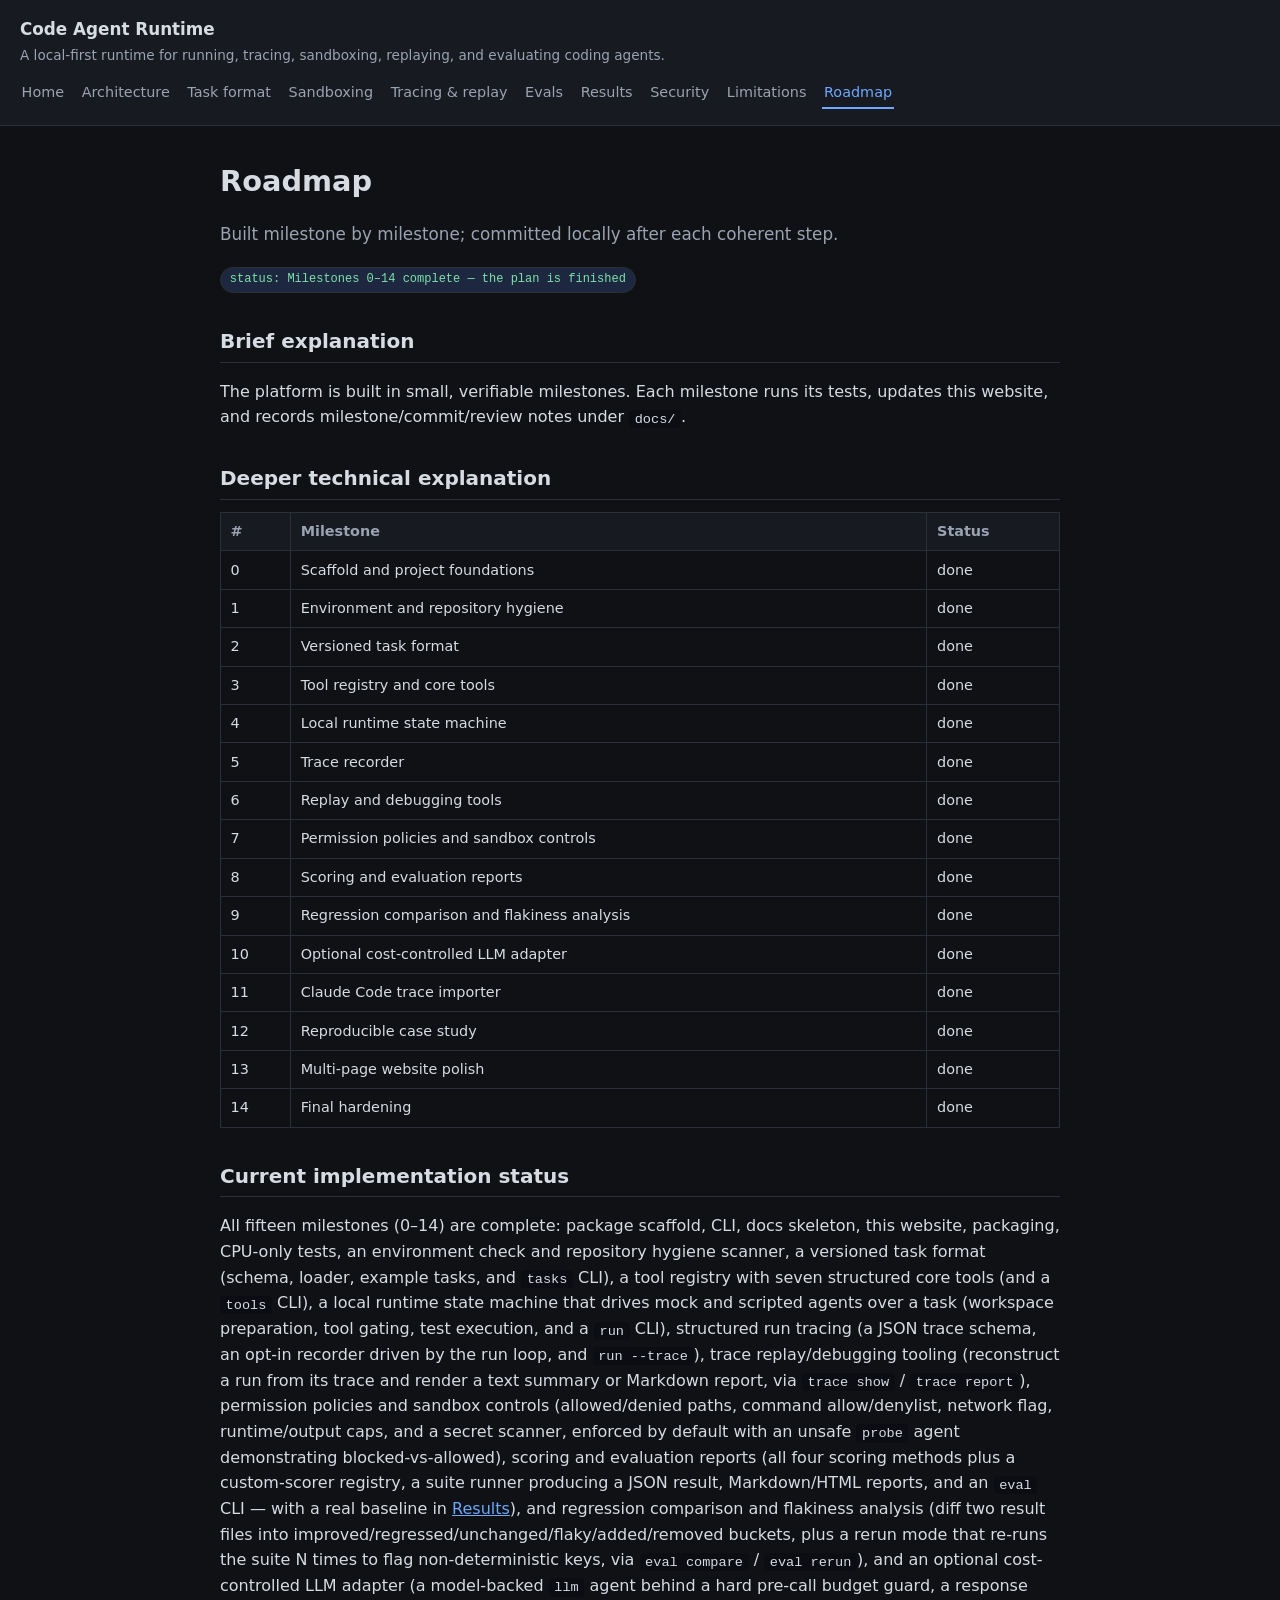
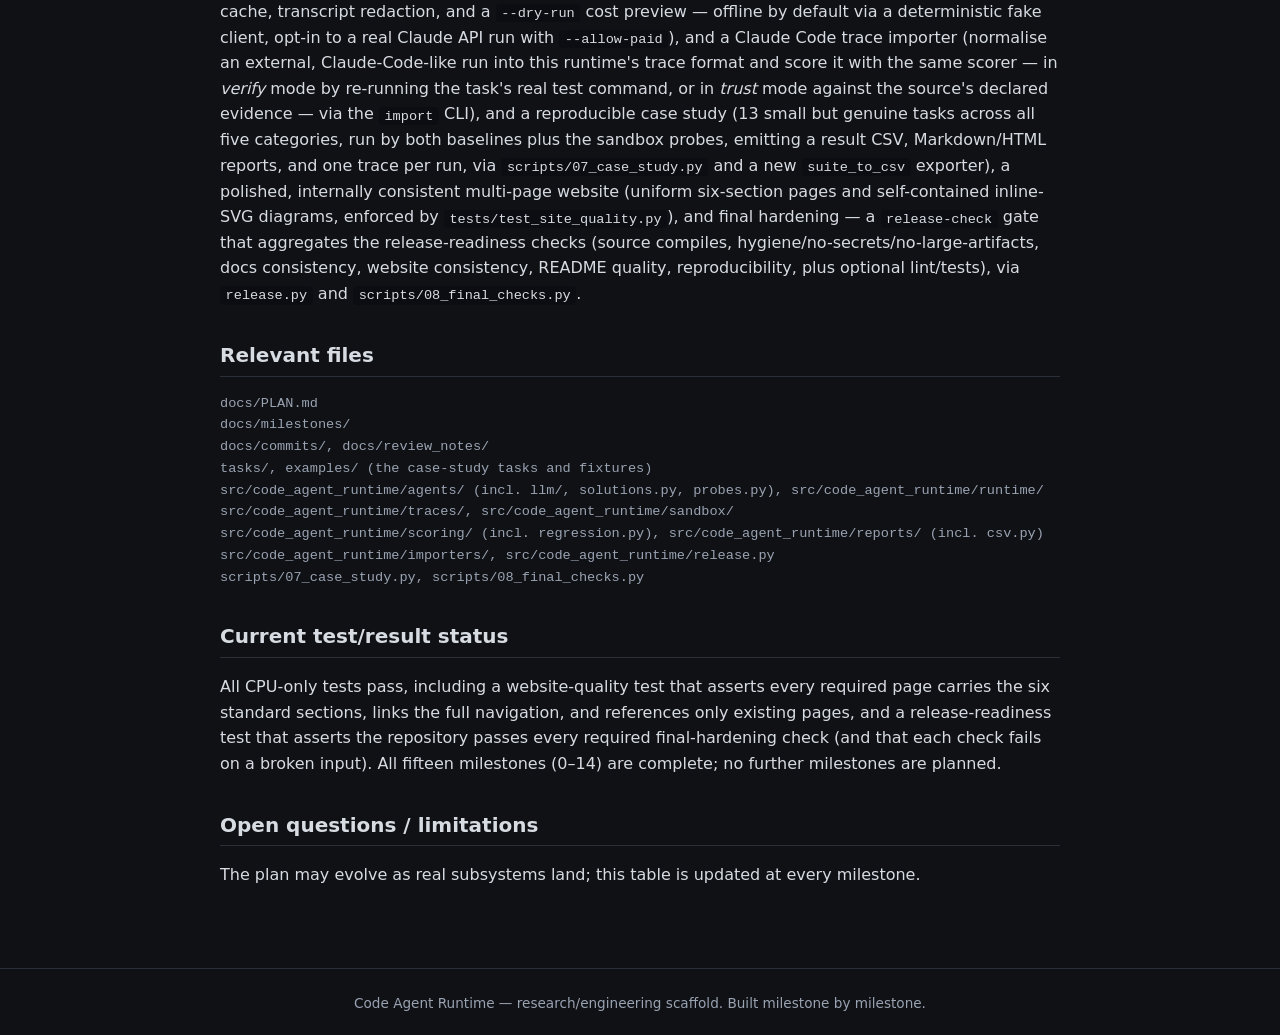
<file: site/roadmap.html>
<!doctype html>
<html lang="en">
<head>
  <meta charset="utf-8">
  <meta name="viewport" content="width=device-width, initial-scale=1">
  <title>Roadmap — Code Agent Runtime</title>
  <link rel="stylesheet" href="style.css">
</head>
<body>
<header class="site">
  <a class="brand" href="index.html">Code Agent Runtime</a>
  <div class="tagline">A local-first runtime for running, tracing, sandboxing, replaying, and evaluating coding agents.</div>
  <nav class="site">
    <a href="index.html">Home</a>
    <a href="architecture.html">Architecture</a>
    <a href="task-format.html">Task format</a>
    <a href="sandboxing.html">Sandboxing</a>
    <a href="tracing-replay.html">Tracing &amp; replay</a>
    <a href="evals.html">Evals</a>
    <a href="results.html">Results</a>
    <a href="security.html">Security</a>
    <a href="limitations.html">Limitations</a>
    <a href="roadmap.html" class="active">Roadmap</a>
  </nav>
</header>
<main>
  <h1>Roadmap</h1>
  <p class="lede">Built milestone by milestone; committed locally after each coherent step.</p>
  <p><span class="status done">status: Milestones 0–14 complete — the plan is finished</span></p>

  <h2>Brief explanation</h2>
  <p>The platform is built in small, verifiable milestones. Each milestone runs its tests,
  updates this website, and records milestone/commit/review notes under <code>docs/</code>.</p>

  <h2>Deeper technical explanation</h2>
  <table>
    <tr><th>#</th><th>Milestone</th><th>Status</th></tr>
    <tr><td>0</td><td>Scaffold and project foundations</td><td>done</td></tr>
    <tr><td>1</td><td>Environment and repository hygiene</td><td>done</td></tr>
    <tr><td>2</td><td>Versioned task format</td><td>done</td></tr>
    <tr><td>3</td><td>Tool registry and core tools</td><td>done</td></tr>
    <tr><td>4</td><td>Local runtime state machine</td><td>done</td></tr>
    <tr><td>5</td><td>Trace recorder</td><td>done</td></tr>
    <tr><td>6</td><td>Replay and debugging tools</td><td>done</td></tr>
    <tr><td>7</td><td>Permission policies and sandbox controls</td><td>done</td></tr>
    <tr><td>8</td><td>Scoring and evaluation reports</td><td>done</td></tr>
    <tr><td>9</td><td>Regression comparison and flakiness analysis</td><td>done</td></tr>
    <tr><td>10</td><td>Optional cost-controlled LLM adapter</td><td>done</td></tr>
    <tr><td>11</td><td>Claude Code trace importer</td><td>done</td></tr>
    <tr><td>12</td><td>Reproducible case study</td><td>done</td></tr>
    <tr><td>13</td><td>Multi-page website polish</td><td>done</td></tr>
    <tr><td>14</td><td>Final hardening</td><td>done</td></tr>
  </table>

  <h2>Current implementation status</h2>
  <p>All fifteen milestones (0–14) are complete: package scaffold, CLI, docs skeleton, this website,
  packaging, CPU-only tests, an environment check and repository hygiene scanner, a versioned
  task format (schema, loader, example tasks, and <code>tasks</code> CLI), a tool registry
  with seven structured core tools (and a <code>tools</code> CLI), a local runtime state
  machine that drives mock and scripted agents over a task (workspace preparation, tool
  gating, test execution, and a <code>run</code> CLI), structured run
  tracing (a JSON trace schema, an opt-in recorder driven by the run loop, and
  <code>run --trace</code>), trace replay/debugging tooling (reconstruct a run from its
  trace and render a text summary or Markdown report, via <code>trace show</code> /
  <code>trace report</code>), permission policies and sandbox controls (allowed/denied
  paths, command allow/denylist, network flag, runtime/output caps, and a secret scanner,
  enforced by default with an unsafe <code>probe</code> agent demonstrating blocked-vs-allowed),
  scoring and evaluation reports (all four scoring methods plus a custom-scorer registry,
  a suite runner producing a JSON result, Markdown/HTML reports, and an <code>eval</code> CLI —
  with a real baseline in <a href="results.html">Results</a>), and regression comparison and
  flakiness analysis (diff two result files into improved/regressed/unchanged/flaky/added/removed
  buckets, plus a rerun mode that re-runs the suite N times to flag non-deterministic keys, via
  <code>eval compare</code> / <code>eval rerun</code>), and an optional cost-controlled LLM
  adapter (a model-backed <code>llm</code> agent behind a hard pre-call budget guard, a response
  cache, transcript redaction, and a <code>--dry-run</code> cost preview — offline by default via
  a deterministic fake client, opt-in to a real Claude API run with <code>--allow-paid</code>),
  and a Claude Code trace importer (normalise an external, Claude-Code-like run into this
  runtime's trace format and score it with the same scorer — in <em>verify</em> mode by
  re-running the task's real test command, or in <em>trust</em> mode against the source's
  declared evidence — via the <code>import</code> CLI), and a reproducible case study (13 small
  but genuine tasks across all five categories, run by both baselines plus the sandbox probes,
  emitting a result CSV, Markdown/HTML reports, and one trace per run, via
  <code>scripts/07_case_study.py</code> and a new <code>suite_to_csv</code> exporter), a polished,
  internally consistent multi-page website (uniform six-section pages and self-contained inline-SVG
  diagrams, enforced by <code>tests/test_site_quality.py</code>), and final hardening — a
  <code>release-check</code> gate that aggregates the release-readiness checks (source compiles,
  hygiene/no-secrets/no-large-artifacts, docs consistency, website consistency, README quality,
  reproducibility, plus optional lint/tests), via <code>release.py</code> and
  <code>scripts/08_final_checks.py</code>.</p>

  <h2>Relevant files</h2>
  <ul class="files">
    <li>docs/PLAN.md</li>
    <li>docs/milestones/</li>
    <li>docs/commits/, docs/review_notes/</li>
    <li>tasks/, examples/ (the case-study tasks and fixtures)</li>
    <li>src/code_agent_runtime/agents/ (incl. llm/, solutions.py, probes.py), src/code_agent_runtime/runtime/</li>
    <li>src/code_agent_runtime/traces/, src/code_agent_runtime/sandbox/</li>
    <li>src/code_agent_runtime/scoring/ (incl. regression.py), src/code_agent_runtime/reports/ (incl. csv.py)</li>
    <li>src/code_agent_runtime/importers/, src/code_agent_runtime/release.py</li>
    <li>scripts/07_case_study.py, scripts/08_final_checks.py</li>
  </ul>

  <h2>Current test/result status</h2>
  <p>All CPU-only tests pass, including a website-quality test that asserts every required page
  carries the six standard sections, links the full navigation, and references only existing pages,
  and a release-readiness test that asserts the repository passes every required final-hardening
  check (and that each check fails on a broken input). All fifteen milestones (0–14) are complete;
  no further milestones are planned.</p>

  <h2>Open questions / limitations</h2>
  <p>The plan may evolve as real subsystems land; this table is updated at every milestone.</p>
</main>
<footer class="site">Code Agent Runtime — research/engineering scaffold. Built milestone by milestone.</footer>
</body>
</html>
</file>
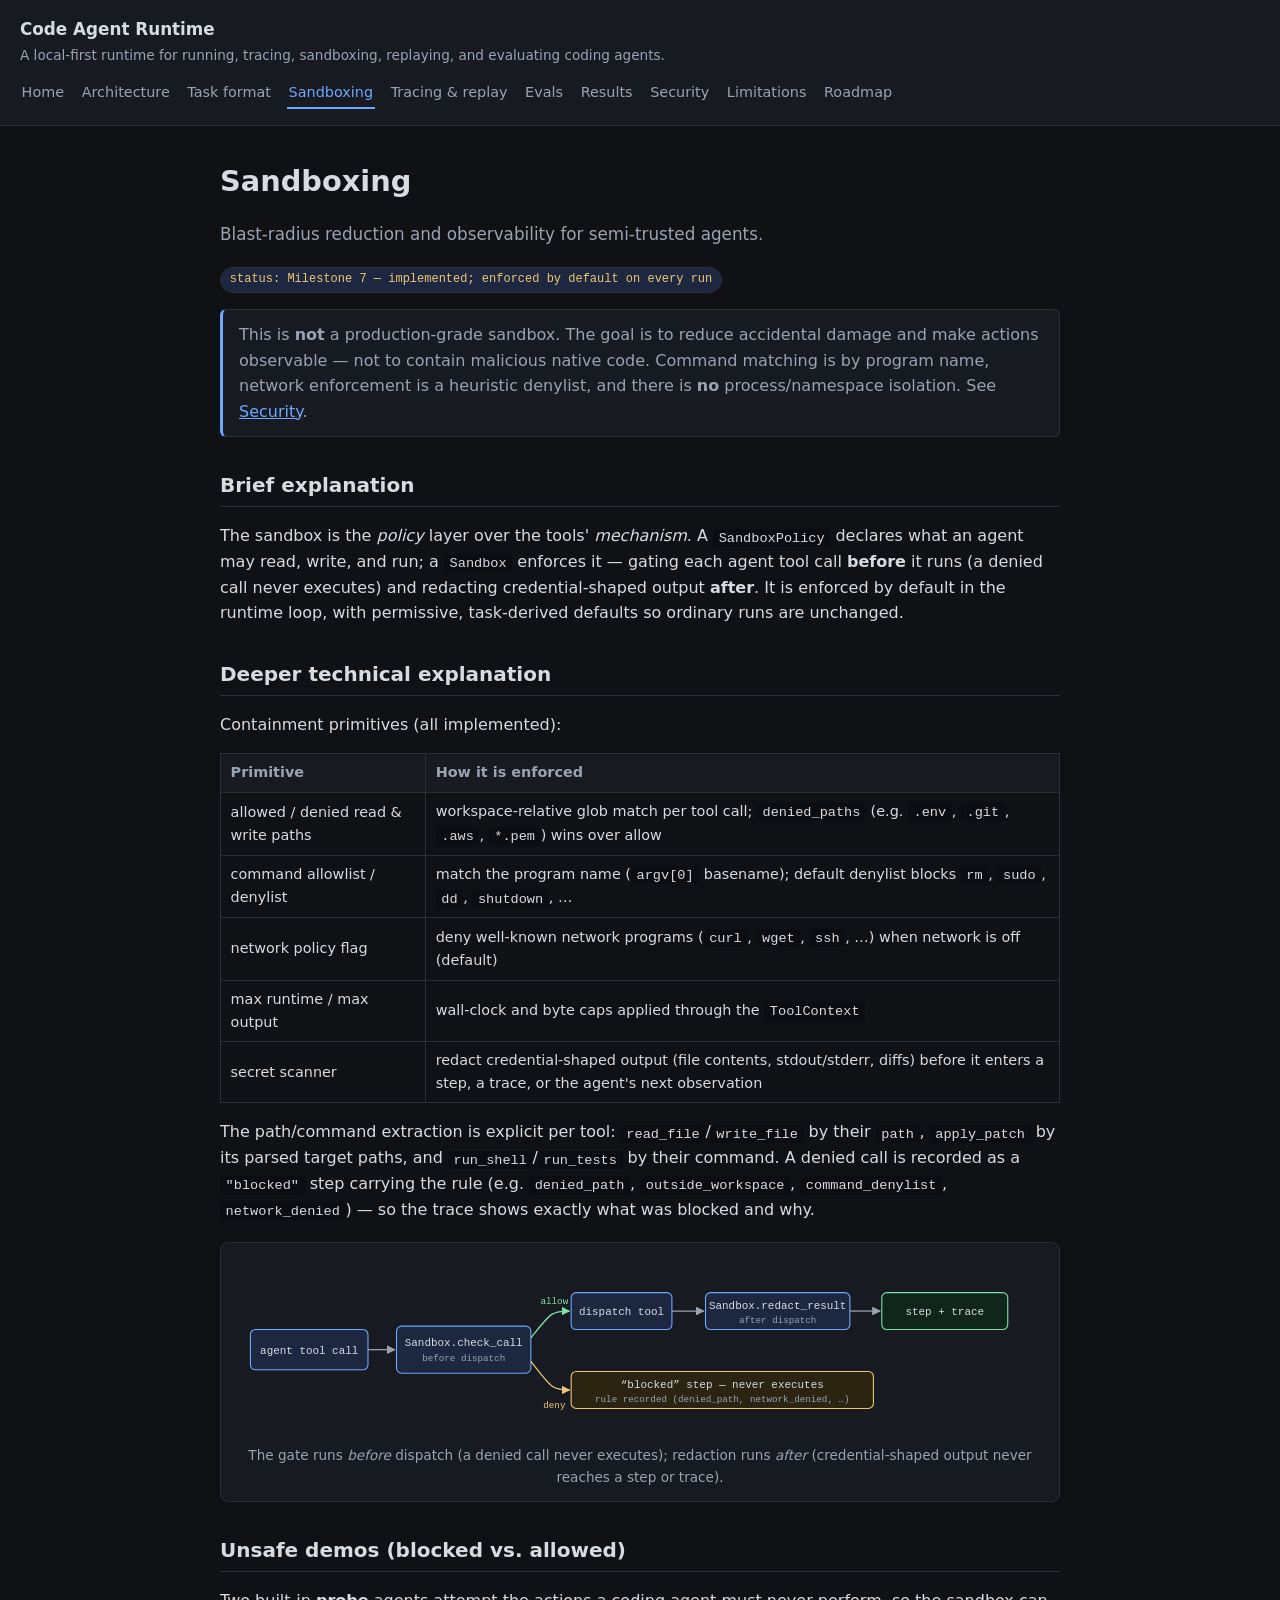
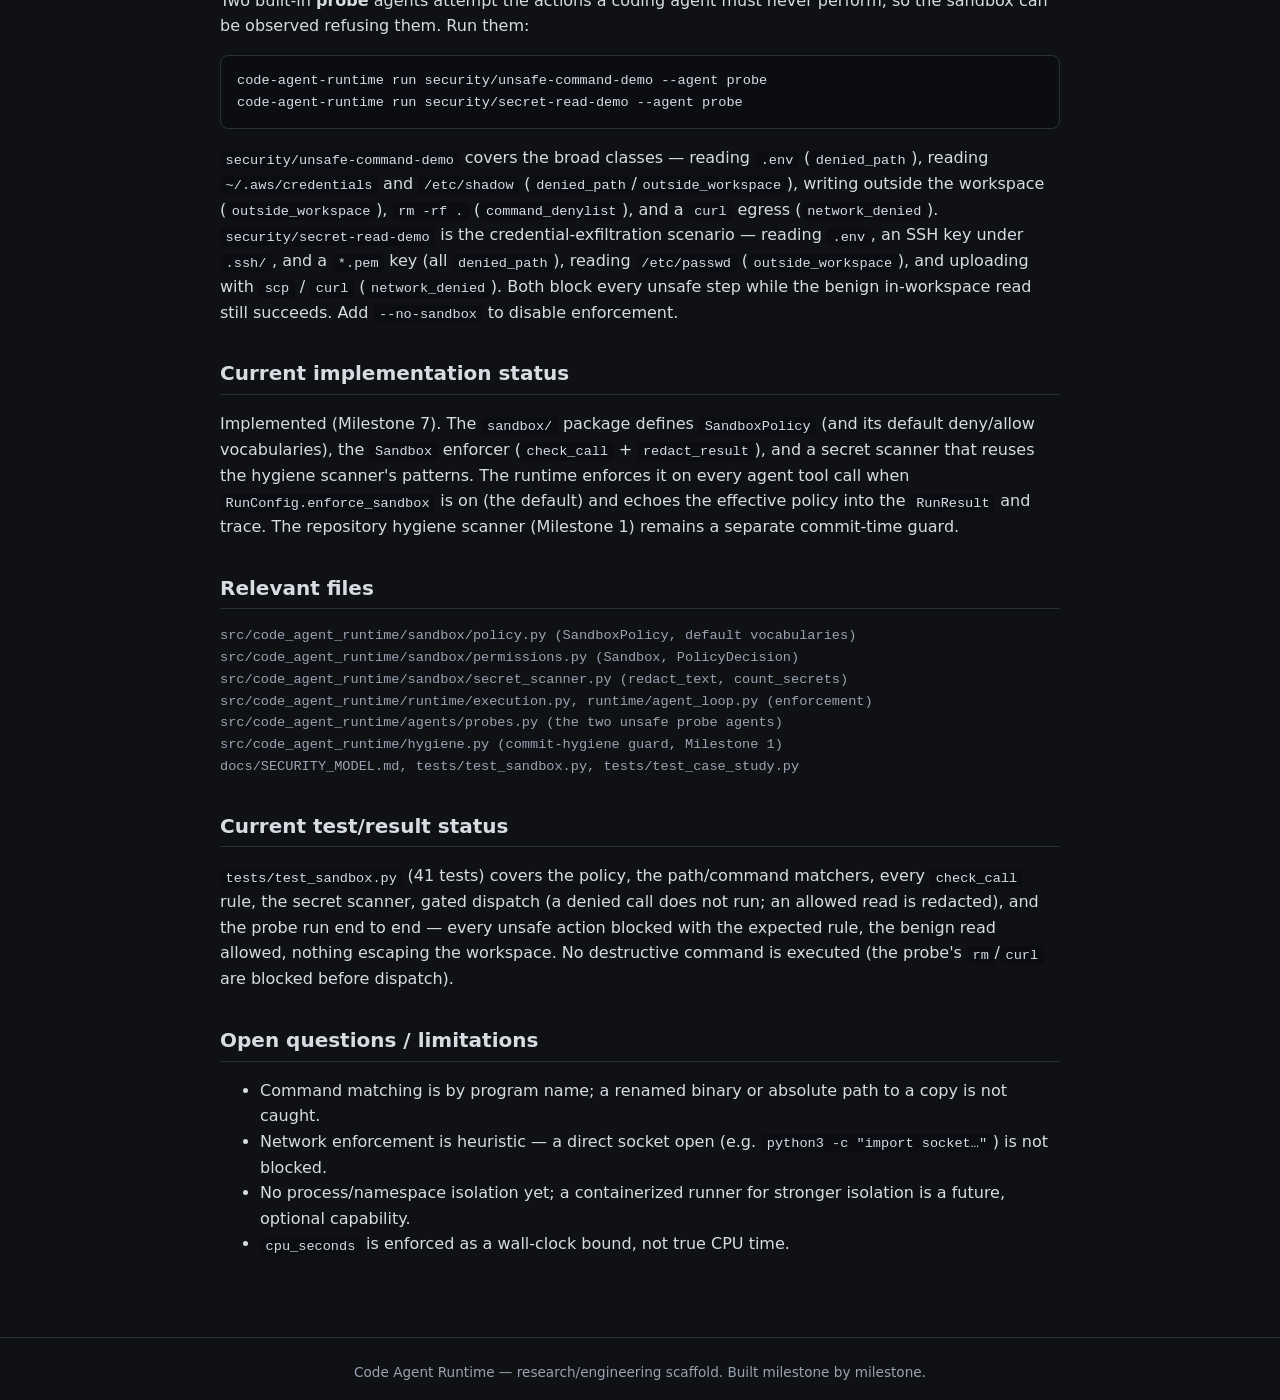
<file: site/sandboxing.html>
<!doctype html>
<html lang="en">
<head>
  <meta charset="utf-8">
  <meta name="viewport" content="width=device-width, initial-scale=1">
  <title>Sandboxing — Code Agent Runtime</title>
  <link rel="stylesheet" href="style.css">
</head>
<body>
<header class="site">
  <a class="brand" href="index.html">Code Agent Runtime</a>
  <div class="tagline">A local-first runtime for running, tracing, sandboxing, replaying, and evaluating coding agents.</div>
  <nav class="site">
    <a href="index.html">Home</a>
    <a href="architecture.html">Architecture</a>
    <a href="task-format.html">Task format</a>
    <a href="sandboxing.html" class="active">Sandboxing</a>
    <a href="tracing-replay.html">Tracing &amp; replay</a>
    <a href="evals.html">Evals</a>
    <a href="results.html">Results</a>
    <a href="security.html">Security</a>
    <a href="limitations.html">Limitations</a>
    <a href="roadmap.html">Roadmap</a>
  </nav>
</header>
<main>
  <h1>Sandboxing</h1>
  <p class="lede">Blast-radius reduction and observability for semi-trusted agents.</p>
  <p><span class="status scaffold">status: Milestone 7 — implemented; enforced by default on every run</span></p>

  <div class="callout">This is <strong>not</strong> a production-grade sandbox. The goal is to
  reduce accidental damage and make actions observable — not to contain malicious native code.
  Command matching is by program name, network enforcement is a heuristic denylist, and there is
  <strong>no</strong> process/namespace isolation. See <a href="security.html">Security</a>.</div>

  <h2>Brief explanation</h2>
  <p>The sandbox is the <em>policy</em> layer over the tools' <em>mechanism</em>. A
  <code>SandboxPolicy</code> declares what an agent may read, write, and run; a
  <code>Sandbox</code> enforces it — gating each agent tool call <strong>before</strong> it runs
  (a denied call never executes) and redacting credential-shaped output <strong>after</strong>.
  It is enforced by default in the runtime loop, with permissive, task-derived defaults so
  ordinary runs are unchanged.</p>

  <h2>Deeper technical explanation</h2>
  <p>Containment primitives (all implemented):</p>
  <table>
    <tr><th>Primitive</th><th>How it is enforced</th></tr>
    <tr><td>allowed / denied read &amp; write paths</td><td>workspace-relative glob match per tool call; <code>denied_paths</code> (e.g. <code>.env</code>, <code>.git</code>, <code>.aws</code>, <code>*.pem</code>) wins over allow</td></tr>
    <tr><td>command allowlist / denylist</td><td>match the program name (<code>argv[0]</code> basename); default denylist blocks <code>rm</code>, <code>sudo</code>, <code>dd</code>, <code>shutdown</code>, …</td></tr>
    <tr><td>network policy flag</td><td>deny well-known network programs (<code>curl</code>, <code>wget</code>, <code>ssh</code>, …) when network is off (default)</td></tr>
    <tr><td>max runtime / max output</td><td>wall-clock and byte caps applied through the <code>ToolContext</code></td></tr>
    <tr><td>secret scanner</td><td>redact credential-shaped output (file contents, stdout/stderr, diffs) before it enters a step, a trace, or the agent's next observation</td></tr>
  </table>
  <p>The path/command extraction is explicit per tool: <code>read_file</code>/<code>write_file</code>
  by their <code>path</code>, <code>apply_patch</code> by its parsed target paths, and
  <code>run_shell</code>/<code>run_tests</code> by their command. A denied call is recorded as a
  <code>"blocked"</code> step carrying the rule (e.g. <code>denied_path</code>,
  <code>outside_workspace</code>, <code>command_denylist</code>, <code>network_denied</code>) — so
  the trace shows exactly what was blocked and why.</p>

  <figure class="diagram">
    <svg viewBox="0 0 960 210" role="img" aria-labelledby="sb-t sb-d">
      <title id="sb-t">The sandbox gate</title>
      <desc id="sb-d">Every agent tool call is checked before dispatch: an allowed call runs and its output is redacted before entering a step or trace; a denied call never executes and is recorded as a blocked step with the rule that stopped it.</desc>
      <defs>
        <marker id="ar" viewBox="0 0 10 10" refX="9" refY="5" markerWidth="7" markerHeight="7" orient="auto-start-reverse">
          <path d="M0,0 L10,5 L0,10 z" class="d-fill-muted"/>
        </marker>
        <marker id="ar-ok" viewBox="0 0 10 10" refX="9" refY="5" markerWidth="7" markerHeight="7" orient="auto-start-reverse">
          <path d="M0,0 L10,5 L0,10 z" class="d-fill-ok"/>
        </marker>
        <marker id="ar-warn" viewBox="0 0 10 10" refX="9" refY="5" markerWidth="7" markerHeight="7" orient="auto-start-reverse">
          <path d="M0,0 L10,5 L0,10 z" class="d-fill-warn"/>
        </marker>
      </defs>

      <rect class="d-box" x="16" y="84" width="140" height="48" rx="6"/>
      <text class="d-label" x="86" y="113" text-anchor="middle">agent tool call</text>

      <rect class="d-box" x="190" y="80" width="160" height="56" rx="6"/>
      <text class="d-label" x="270" y="104" text-anchor="middle">Sandbox.check_call</text>
      <text class="d-sub"   x="270" y="122" text-anchor="middle">before dispatch</text>
      <line class="d-edge" x1="156" y1="108" x2="188" y2="108" marker-end="url(#ar)"/>

      <path class="d-edge-ok" d="M 350 94 C 374 64, 374 62, 396 62" marker-end="url(#ar-ok)"/>
      <text class="d-sub d-fill-ok" x="378" y="54" text-anchor="middle">allow</text>
      <rect class="d-box" x="398" y="40" width="120" height="44" rx="6"/>
      <text class="d-label" x="458" y="67" text-anchor="middle">dispatch tool</text>
      <line class="d-edge" x1="518" y1="62" x2="556" y2="62" marker-end="url(#ar)"/>
      <rect class="d-box" x="558" y="40" width="172" height="44" rx="6"/>
      <text class="d-label" x="644" y="59" text-anchor="middle">Sandbox.redact_result</text>
      <text class="d-sub"   x="644" y="76" text-anchor="middle">after dispatch</text>
      <line class="d-edge" x1="730" y1="62" x2="766" y2="62" marker-end="url(#ar)"/>
      <rect class="d-box-ok" x="768" y="40" width="150" height="44" rx="6"/>
      <text class="d-label" x="843" y="67" text-anchor="middle">step + trace</text>

      <path class="d-edge-warn" d="M 350 122 C 374 152, 374 156, 396 156" marker-end="url(#ar-warn)"/>
      <text class="d-sub d-fill-warn" x="378" y="178" text-anchor="middle">deny</text>
      <rect class="d-box-warn" x="398" y="134" width="360" height="44" rx="6"/>
      <text class="d-label" x="578" y="154" text-anchor="middle">“blocked” step — never executes</text>
      <text class="d-sub"   x="578" y="170" text-anchor="middle">rule recorded (denied_path, network_denied, …)</text>
    </svg>
    <figcaption>The gate runs <em>before</em> dispatch (a denied call never executes); redaction
    runs <em>after</em> (credential-shaped output never reaches a step or trace).</figcaption>
  </figure>

  <h2>Unsafe demos (blocked vs. allowed)</h2>
  <p>Two built-in <strong>probe</strong> agents attempt the actions a coding agent must never
  perform, so the sandbox can be observed refusing them. Run them:</p>
  <pre><code>code-agent-runtime run security/unsafe-command-demo --agent probe
code-agent-runtime run security/secret-read-demo --agent probe</code></pre>
  <p><code>security/unsafe-command-demo</code> covers the broad classes — reading <code>.env</code>
  (<code>denied_path</code>), reading <code>~/.aws/credentials</code> and <code>/etc/shadow</code>
  (<code>denied_path</code>/<code>outside_workspace</code>), writing outside the workspace
  (<code>outside_workspace</code>), <code>rm -rf .</code> (<code>command_denylist</code>), and a
  <code>curl</code> egress (<code>network_denied</code>). <code>security/secret-read-demo</code>
  is the credential-exfiltration scenario — reading <code>.env</code>, an SSH key under
  <code>.ssh/</code>, and a <code>*.pem</code> key (all <code>denied_path</code>), reading
  <code>/etc/passwd</code> (<code>outside_workspace</code>), and uploading with <code>scp</code> /
  <code>curl</code> (<code>network_denied</code>). Both block every unsafe step while the benign
  in-workspace read still succeeds. Add <code>--no-sandbox</code> to disable enforcement.</p>

  <h2>Current implementation status</h2>
  <p>Implemented (Milestone 7). The <code>sandbox/</code> package defines <code>SandboxPolicy</code>
  (and its default deny/allow vocabularies), the <code>Sandbox</code> enforcer (<code>check_call</code>
  + <code>redact_result</code>), and a secret scanner that reuses the hygiene scanner's patterns.
  The runtime enforces it on every agent tool call when <code>RunConfig.enforce_sandbox</code> is on
  (the default) and echoes the effective policy into the <code>RunResult</code> and trace.
  The repository hygiene scanner (Milestone 1) remains a separate commit-time guard.</p>

  <h2>Relevant files</h2>
  <ul class="files">
    <li>src/code_agent_runtime/sandbox/policy.py (SandboxPolicy, default vocabularies)</li>
    <li>src/code_agent_runtime/sandbox/permissions.py (Sandbox, PolicyDecision)</li>
    <li>src/code_agent_runtime/sandbox/secret_scanner.py (redact_text, count_secrets)</li>
    <li>src/code_agent_runtime/runtime/execution.py, runtime/agent_loop.py (enforcement)</li>
    <li>src/code_agent_runtime/agents/probes.py (the two unsafe probe agents)</li>
    <li>src/code_agent_runtime/hygiene.py (commit-hygiene guard, Milestone 1)</li>
    <li>docs/SECURITY_MODEL.md, tests/test_sandbox.py, tests/test_case_study.py</li>
  </ul>

  <h2>Current test/result status</h2>
  <p><code>tests/test_sandbox.py</code> (41 tests) covers the policy, the path/command matchers,
  every <code>check_call</code> rule, the secret scanner, gated dispatch (a denied call does not run;
  an allowed read is redacted), and the probe run end to end — every unsafe action blocked with the
  expected rule, the benign read allowed, nothing escaping the workspace. No destructive command is
  executed (the probe's <code>rm</code>/<code>curl</code> are blocked before dispatch).</p>

  <h2>Open questions / limitations</h2>
  <ul>
    <li>Command matching is by program name; a renamed binary or absolute path to a copy is not caught.</li>
    <li>Network enforcement is heuristic — a direct socket open (e.g. <code>python3 -c "import socket…"</code>) is not blocked.</li>
    <li>No process/namespace isolation yet; a containerized runner for stronger isolation is a future, optional capability.</li>
    <li><code>cpu_seconds</code> is enforced as a wall-clock bound, not true CPU time.</li>
  </ul>
</main>
<footer class="site">Code Agent Runtime — research/engineering scaffold. Built milestone by milestone.</footer>
</body>
</html>
</file>
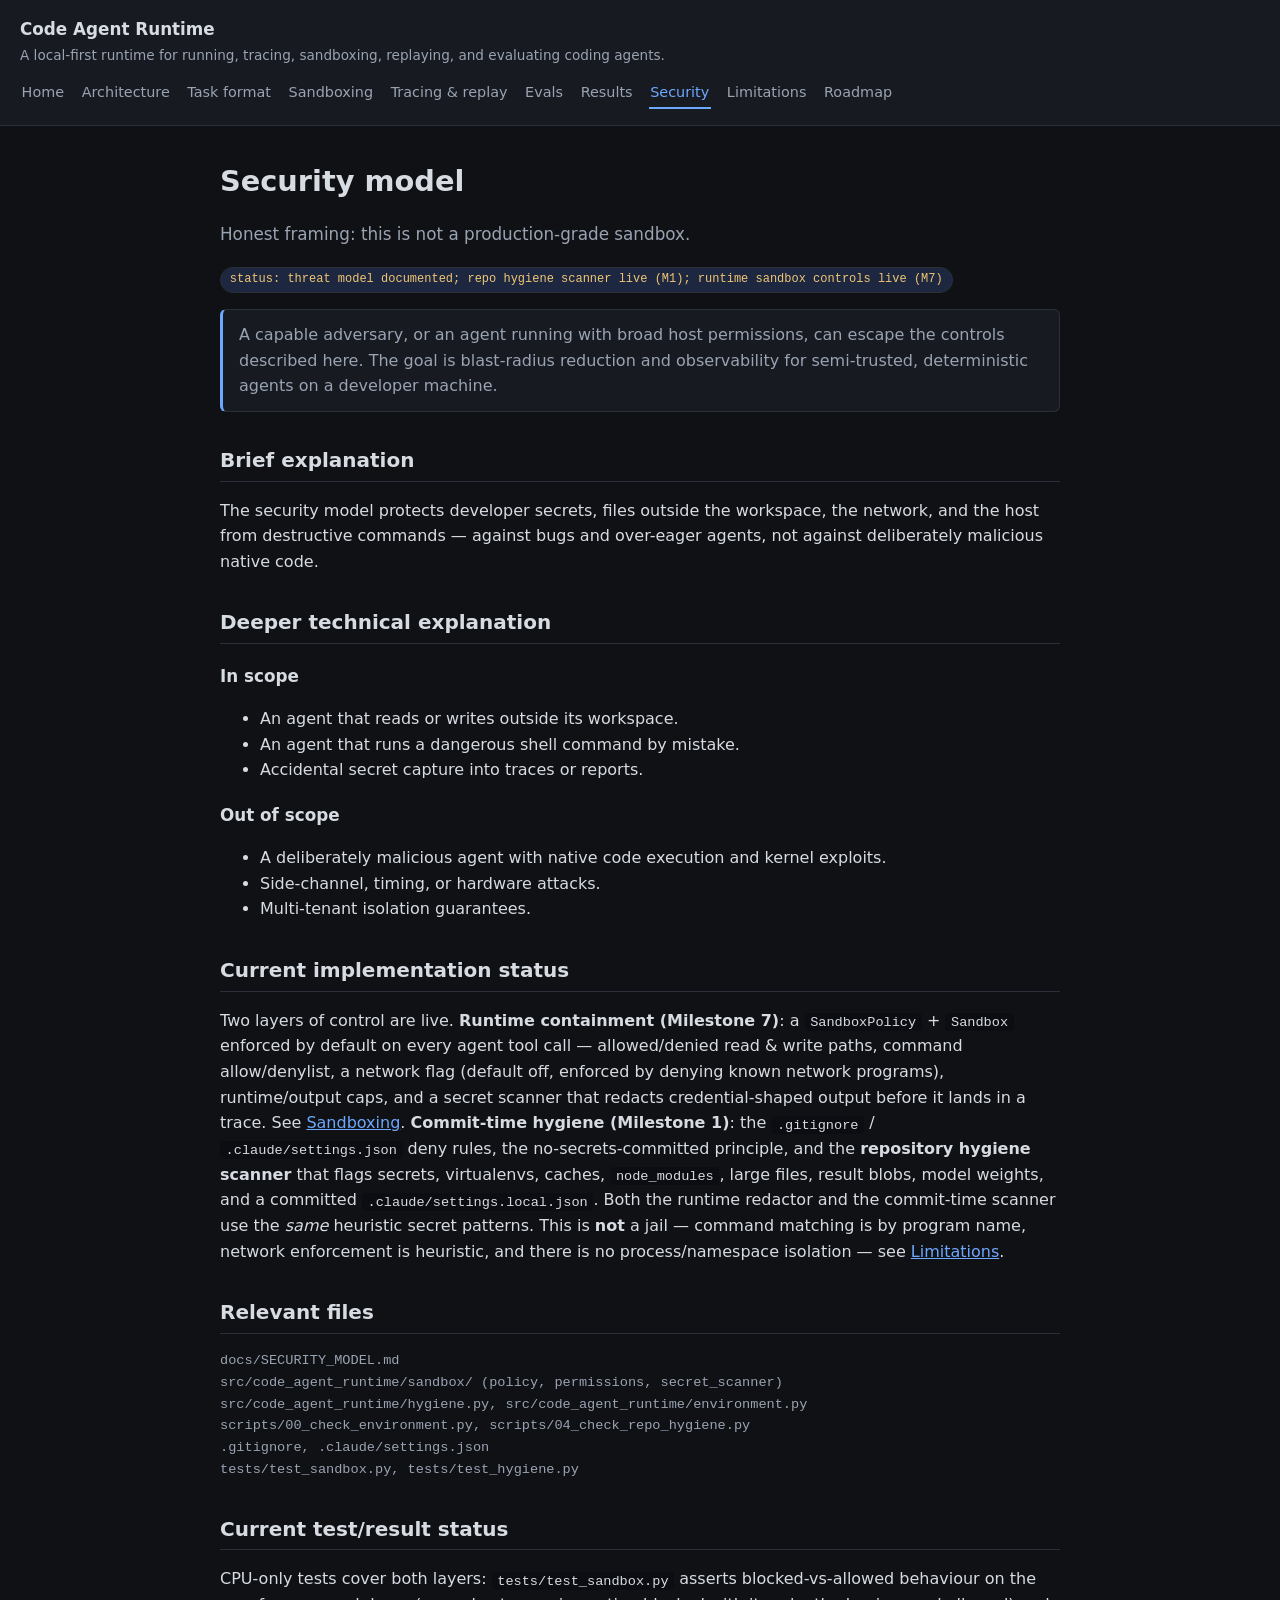
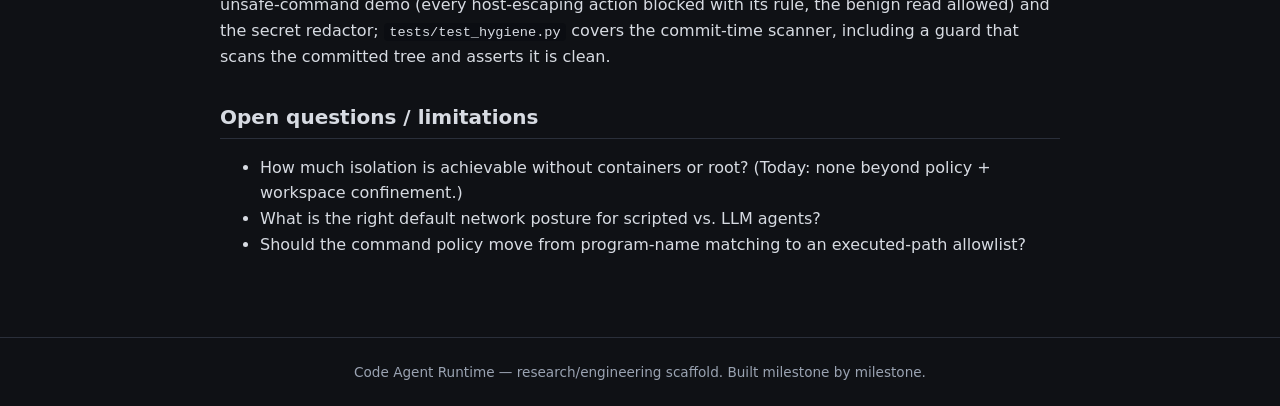
<file: site/security.html>
<!doctype html>
<html lang="en">
<head>
  <meta charset="utf-8">
  <meta name="viewport" content="width=device-width, initial-scale=1">
  <title>Security — Code Agent Runtime</title>
  <link rel="stylesheet" href="style.css">
</head>
<body>
<header class="site">
  <a class="brand" href="index.html">Code Agent Runtime</a>
  <div class="tagline">A local-first runtime for running, tracing, sandboxing, replaying, and evaluating coding agents.</div>
  <nav class="site">
    <a href="index.html">Home</a>
    <a href="architecture.html">Architecture</a>
    <a href="task-format.html">Task format</a>
    <a href="sandboxing.html">Sandboxing</a>
    <a href="tracing-replay.html">Tracing &amp; replay</a>
    <a href="evals.html">Evals</a>
    <a href="results.html">Results</a>
    <a href="security.html" class="active">Security</a>
    <a href="limitations.html">Limitations</a>
    <a href="roadmap.html">Roadmap</a>
  </nav>
</header>
<main>
  <h1>Security model</h1>
  <p class="lede">Honest framing: this is not a production-grade sandbox.</p>
  <p><span class="status scaffold">status: threat model documented; repo hygiene scanner live (M1); runtime sandbox controls live (M7)</span></p>

  <div class="callout">A capable adversary, or an agent running with broad host permissions,
  can escape the controls described here. The goal is blast-radius reduction and
  observability for semi-trusted, deterministic agents on a developer machine.</div>

  <h2>Brief explanation</h2>
  <p>The security model protects developer secrets, files outside the workspace, the network,
  and the host from destructive commands — against bugs and over-eager agents, not against
  deliberately malicious native code.</p>

  <h2>Deeper technical explanation</h2>
  <h3>In scope</h3>
  <ul>
    <li>An agent that reads or writes outside its workspace.</li>
    <li>An agent that runs a dangerous shell command by mistake.</li>
    <li>Accidental secret capture into traces or reports.</li>
  </ul>
  <h3>Out of scope</h3>
  <ul>
    <li>A deliberately malicious agent with native code execution and kernel exploits.</li>
    <li>Side-channel, timing, or hardware attacks.</li>
    <li>Multi-tenant isolation guarantees.</li>
  </ul>

  <h2>Current implementation status</h2>
  <p>Two layers of control are live. <strong>Runtime containment (Milestone 7)</strong>: a
  <code>SandboxPolicy</code> + <code>Sandbox</code> enforced by default on every agent tool call —
  allowed/denied read &amp; write paths, command allow/denylist, a network flag (default off,
  enforced by denying known network programs), runtime/output caps, and a secret scanner that
  redacts credential-shaped output before it lands in a trace. See <a href="sandboxing.html">Sandboxing</a>.
  <strong>Commit-time hygiene (Milestone 1)</strong>: the <code>.gitignore</code> /
  <code>.claude/settings.json</code> deny rules, the no-secrets-committed principle, and the
  <strong>repository hygiene scanner</strong> that flags secrets, virtualenvs, caches,
  <code>node_modules</code>, large files, result blobs, model weights, and a committed
  <code>.claude/settings.local.json</code>. Both the runtime redactor and the commit-time scanner
  use the <em>same</em> heuristic secret patterns. This is <strong>not</strong> a jail — command
  matching is by program name, network enforcement is heuristic, and there is no process/namespace
  isolation — see <a href="limitations.html">Limitations</a>.</p>

  <h2>Relevant files</h2>
  <ul class="files">
    <li>docs/SECURITY_MODEL.md</li>
    <li>src/code_agent_runtime/sandbox/ (policy, permissions, secret_scanner)</li>
    <li>src/code_agent_runtime/hygiene.py, src/code_agent_runtime/environment.py</li>
    <li>scripts/00_check_environment.py, scripts/04_check_repo_hygiene.py</li>
    <li>.gitignore, .claude/settings.json</li>
    <li>tests/test_sandbox.py, tests/test_hygiene.py</li>
  </ul>

  <h2>Current test/result status</h2>
  <p>CPU-only tests cover both layers: <code>tests/test_sandbox.py</code> asserts blocked-vs-allowed
  behaviour on the unsafe-command demo (every host-escaping action blocked with its rule, the benign
  read allowed) and the secret redactor; <code>tests/test_hygiene.py</code> covers the commit-time
  scanner, including a guard that scans the committed tree and asserts it is clean.</p>

  <h2>Open questions / limitations</h2>
  <ul>
    <li>How much isolation is achievable without containers or root? (Today: none beyond policy + workspace confinement.)</li>
    <li>What is the right default network posture for scripted vs. LLM agents?</li>
    <li>Should the command policy move from program-name matching to an executed-path allowlist?</li>
  </ul>
</main>
<footer class="site">Code Agent Runtime — research/engineering scaffold. Built milestone by milestone.</footer>
</body>
</html>
</file>
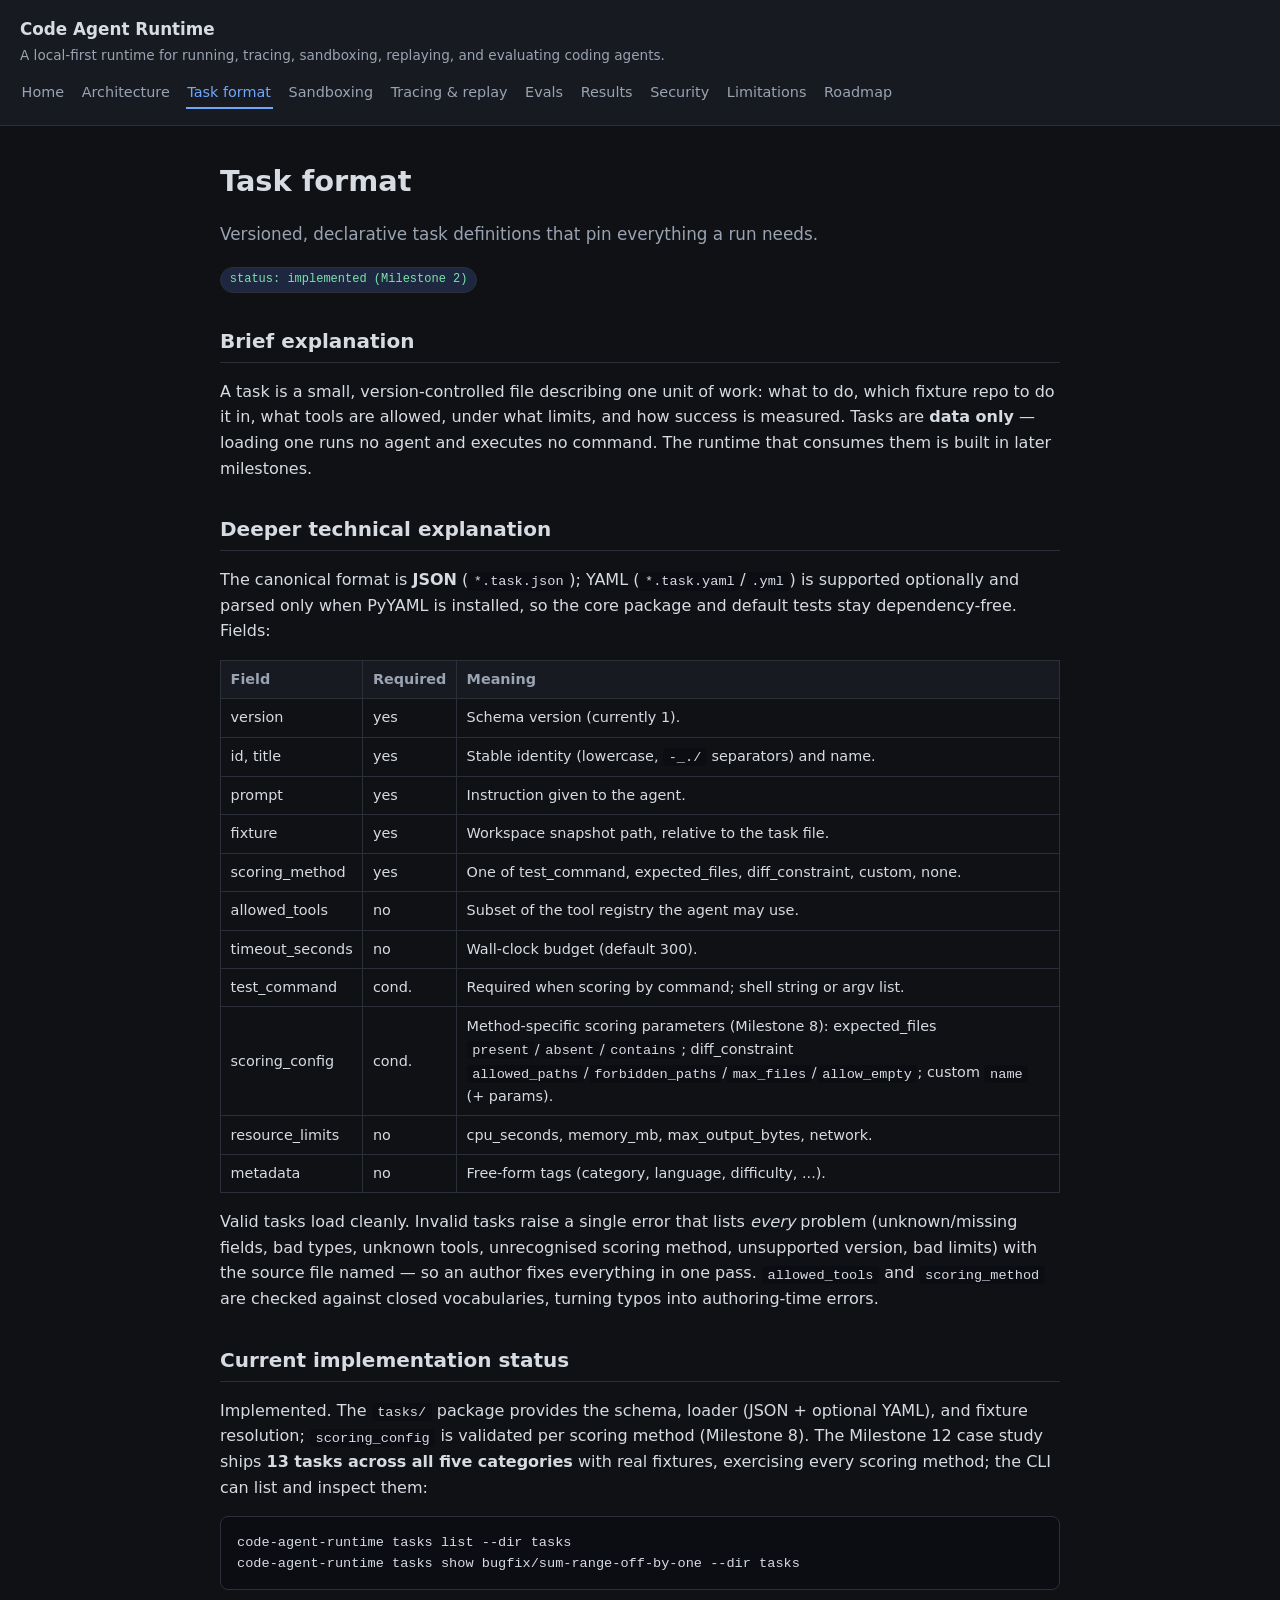
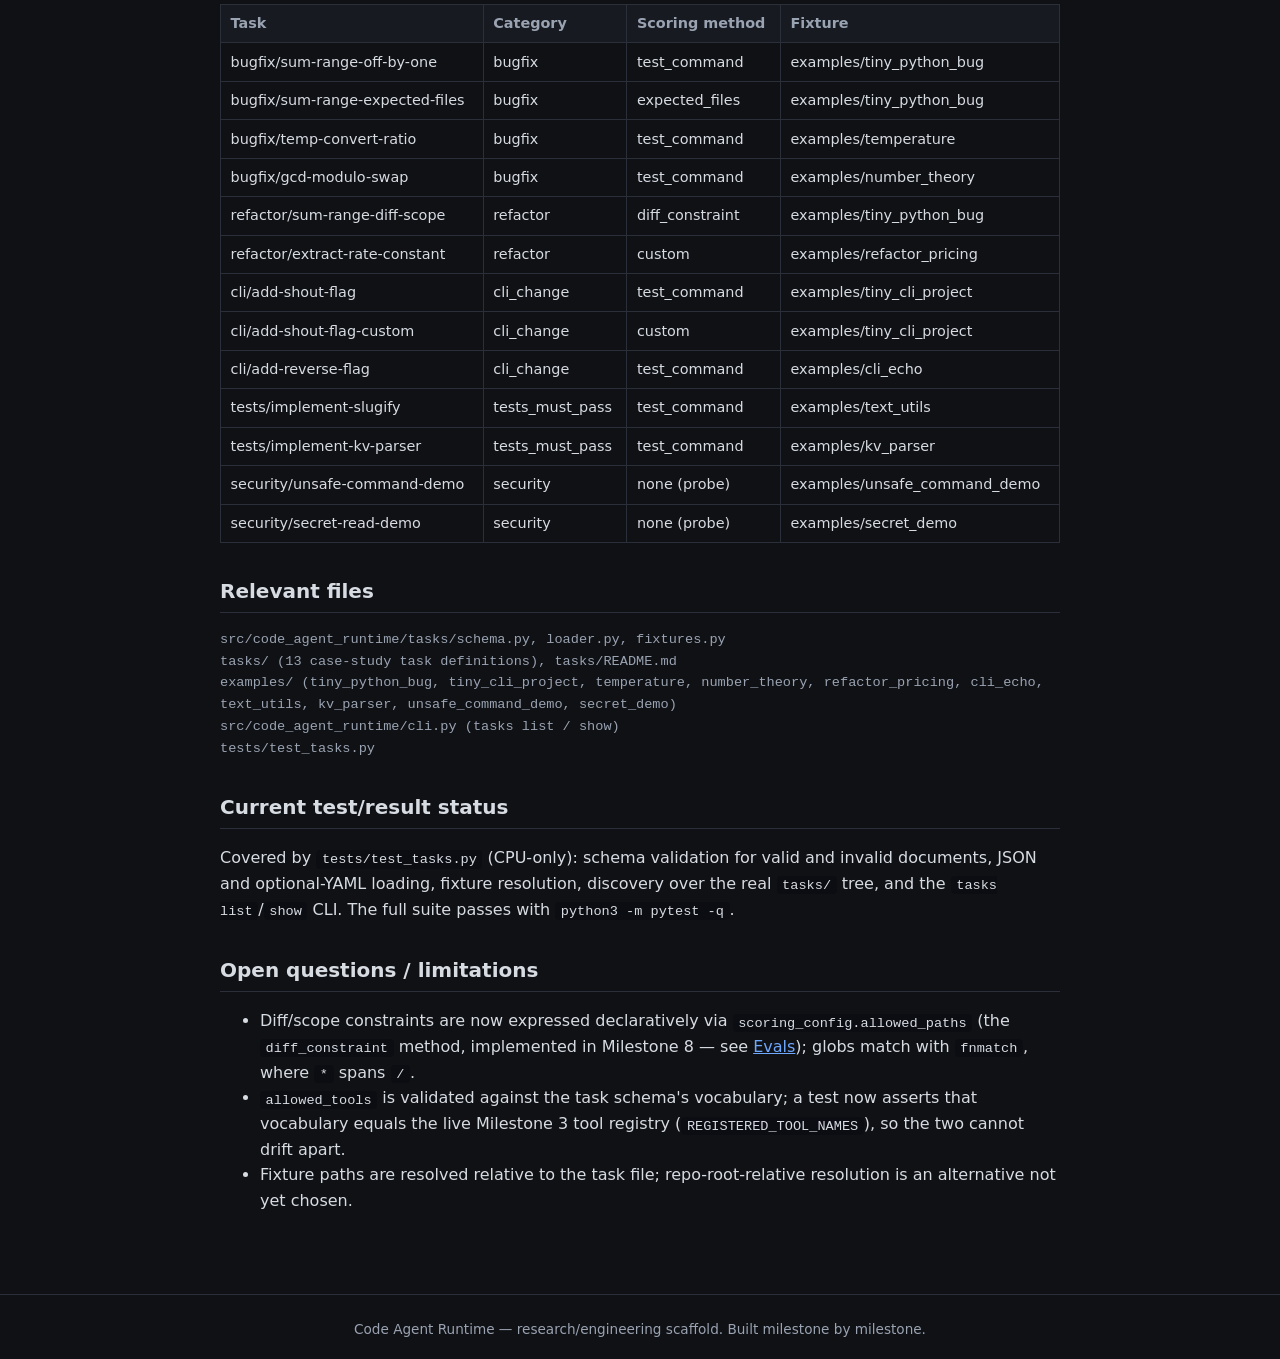
<file: site/task-format.html>
<!doctype html>
<html lang="en">
<head>
  <meta charset="utf-8">
  <meta name="viewport" content="width=device-width, initial-scale=1">
  <title>Task format — Code Agent Runtime</title>
  <link rel="stylesheet" href="style.css">
</head>
<body>
<header class="site">
  <a class="brand" href="index.html">Code Agent Runtime</a>
  <div class="tagline">A local-first runtime for running, tracing, sandboxing, replaying, and evaluating coding agents.</div>
  <nav class="site">
    <a href="index.html">Home</a>
    <a href="architecture.html">Architecture</a>
    <a href="task-format.html" class="active">Task format</a>
    <a href="sandboxing.html">Sandboxing</a>
    <a href="tracing-replay.html">Tracing &amp; replay</a>
    <a href="evals.html">Evals</a>
    <a href="results.html">Results</a>
    <a href="security.html">Security</a>
    <a href="limitations.html">Limitations</a>
    <a href="roadmap.html">Roadmap</a>
  </nav>
</header>
<main>
  <h1>Task format</h1>
  <p class="lede">Versioned, declarative task definitions that pin everything a run needs.</p>
  <p><span class="status done">status: implemented (Milestone 2)</span></p>

  <h2>Brief explanation</h2>
  <p>A task is a small, version-controlled file describing one unit of work: what to do,
  which fixture repo to do it in, what tools are allowed, under what limits, and how success
  is measured. Tasks are <strong>data only</strong> — loading one runs no agent and executes
  no command. The runtime that consumes them is built in later milestones.</p>

  <h2>Deeper technical explanation</h2>
  <p>The canonical format is <strong>JSON</strong> (<code>*.task.json</code>); YAML
  (<code>*.task.yaml</code>/<code>.yml</code>) is supported optionally and parsed only when
  PyYAML is installed, so the core package and default tests stay dependency-free. Fields:</p>
  <table>
    <tr><th>Field</th><th>Required</th><th>Meaning</th></tr>
    <tr><td>version</td><td>yes</td><td>Schema version (currently 1).</td></tr>
    <tr><td>id, title</td><td>yes</td><td>Stable identity (lowercase, <code>-_./</code> separators) and name.</td></tr>
    <tr><td>prompt</td><td>yes</td><td>Instruction given to the agent.</td></tr>
    <tr><td>fixture</td><td>yes</td><td>Workspace snapshot path, relative to the task file.</td></tr>
    <tr><td>scoring_method</td><td>yes</td><td>One of test_command, expected_files, diff_constraint, custom, none.</td></tr>
    <tr><td>allowed_tools</td><td>no</td><td>Subset of the tool registry the agent may use.</td></tr>
    <tr><td>timeout_seconds</td><td>no</td><td>Wall-clock budget (default 300).</td></tr>
    <tr><td>test_command</td><td>cond.</td><td>Required when scoring by command; shell string or argv list.</td></tr>
    <tr><td>scoring_config</td><td>cond.</td><td>Method-specific scoring parameters (Milestone 8): expected_files <code>present</code>/<code>absent</code>/<code>contains</code>; diff_constraint <code>allowed_paths</code>/<code>forbidden_paths</code>/<code>max_files</code>/<code>allow_empty</code>; custom <code>name</code> (+ params).</td></tr>
    <tr><td>resource_limits</td><td>no</td><td>cpu_seconds, memory_mb, max_output_bytes, network.</td></tr>
    <tr><td>metadata</td><td>no</td><td>Free-form tags (category, language, difficulty, ...).</td></tr>
  </table>
  <p>Valid tasks load cleanly. Invalid tasks raise a single error that lists <em>every</em>
  problem (unknown/missing fields, bad types, unknown tools, unrecognised scoring method,
  unsupported version, bad limits) with the source file named — so an author fixes
  everything in one pass. <code>allowed_tools</code> and <code>scoring_method</code> are
  checked against closed vocabularies, turning typos into authoring-time errors.</p>

  <h2>Current implementation status</h2>
  <p>Implemented. The <code>tasks/</code> package provides the schema, loader (JSON + optional
  YAML), and fixture resolution; <code>scoring_config</code> is validated per scoring method
  (Milestone 8). The Milestone 12 case study ships <strong>13 tasks across all five categories</strong>
  with real fixtures, exercising every scoring method; the CLI can list and inspect them:</p>
  <pre><code>code-agent-runtime tasks list --dir tasks
code-agent-runtime tasks show bugfix/sum-range-off-by-one --dir tasks</code></pre>
  <table>
    <tr><th>Task</th><th>Category</th><th>Scoring method</th><th>Fixture</th></tr>
    <tr><td>bugfix/sum-range-off-by-one</td><td>bugfix</td><td>test_command</td><td>examples/tiny_python_bug</td></tr>
    <tr><td>bugfix/sum-range-expected-files</td><td>bugfix</td><td>expected_files</td><td>examples/tiny_python_bug</td></tr>
    <tr><td>bugfix/temp-convert-ratio</td><td>bugfix</td><td>test_command</td><td>examples/temperature</td></tr>
    <tr><td>bugfix/gcd-modulo-swap</td><td>bugfix</td><td>test_command</td><td>examples/number_theory</td></tr>
    <tr><td>refactor/sum-range-diff-scope</td><td>refactor</td><td>diff_constraint</td><td>examples/tiny_python_bug</td></tr>
    <tr><td>refactor/extract-rate-constant</td><td>refactor</td><td>custom</td><td>examples/refactor_pricing</td></tr>
    <tr><td>cli/add-shout-flag</td><td>cli_change</td><td>test_command</td><td>examples/tiny_cli_project</td></tr>
    <tr><td>cli/add-shout-flag-custom</td><td>cli_change</td><td>custom</td><td>examples/tiny_cli_project</td></tr>
    <tr><td>cli/add-reverse-flag</td><td>cli_change</td><td>test_command</td><td>examples/cli_echo</td></tr>
    <tr><td>tests/implement-slugify</td><td>tests_must_pass</td><td>test_command</td><td>examples/text_utils</td></tr>
    <tr><td>tests/implement-kv-parser</td><td>tests_must_pass</td><td>test_command</td><td>examples/kv_parser</td></tr>
    <tr><td>security/unsafe-command-demo</td><td>security</td><td>none (probe)</td><td>examples/unsafe_command_demo</td></tr>
    <tr><td>security/secret-read-demo</td><td>security</td><td>none (probe)</td><td>examples/secret_demo</td></tr>
  </table>

  <h2>Relevant files</h2>
  <ul class="files">
    <li>src/code_agent_runtime/tasks/schema.py, loader.py, fixtures.py</li>
    <li>tasks/ (13 case-study task definitions), tasks/README.md</li>
    <li>examples/ (tiny_python_bug, tiny_cli_project, temperature, number_theory, refactor_pricing, cli_echo, text_utils, kv_parser, unsafe_command_demo, secret_demo)</li>
    <li>src/code_agent_runtime/cli.py (tasks list / show)</li>
    <li>tests/test_tasks.py</li>
  </ul>

  <h2>Current test/result status</h2>
  <p>Covered by <code>tests/test_tasks.py</code> (CPU-only): schema validation for valid and
  invalid documents, JSON and optional-YAML loading, fixture resolution, discovery over the
  real <code>tasks/</code> tree, and the <code>tasks list</code>/<code>show</code> CLI. The full
  suite passes with <code>python3 -m pytest -q</code>.</p>

  <h2>Open questions / limitations</h2>
  <ul>
    <li>Diff/scope constraints are now expressed declaratively via
      <code>scoring_config.allowed_paths</code> (the <code>diff_constraint</code> method,
      implemented in Milestone 8 — see <a href="evals.html">Evals</a>); globs match with
      <code>fnmatch</code>, where <code>*</code> spans <code>/</code>.</li>
    <li><code>allowed_tools</code> is validated against the task schema's vocabulary; a test
      now asserts that vocabulary equals the live Milestone 3 tool registry
      (<code>REGISTERED_TOOL_NAMES</code>), so the two cannot drift apart.</li>
    <li>Fixture paths are resolved relative to the task file; repo-root-relative resolution is
      an alternative not yet chosen.</li>
  </ul>
</main>
<footer class="site">Code Agent Runtime — research/engineering scaffold. Built milestone by milestone.</footer>
</body>
</html>
</file>
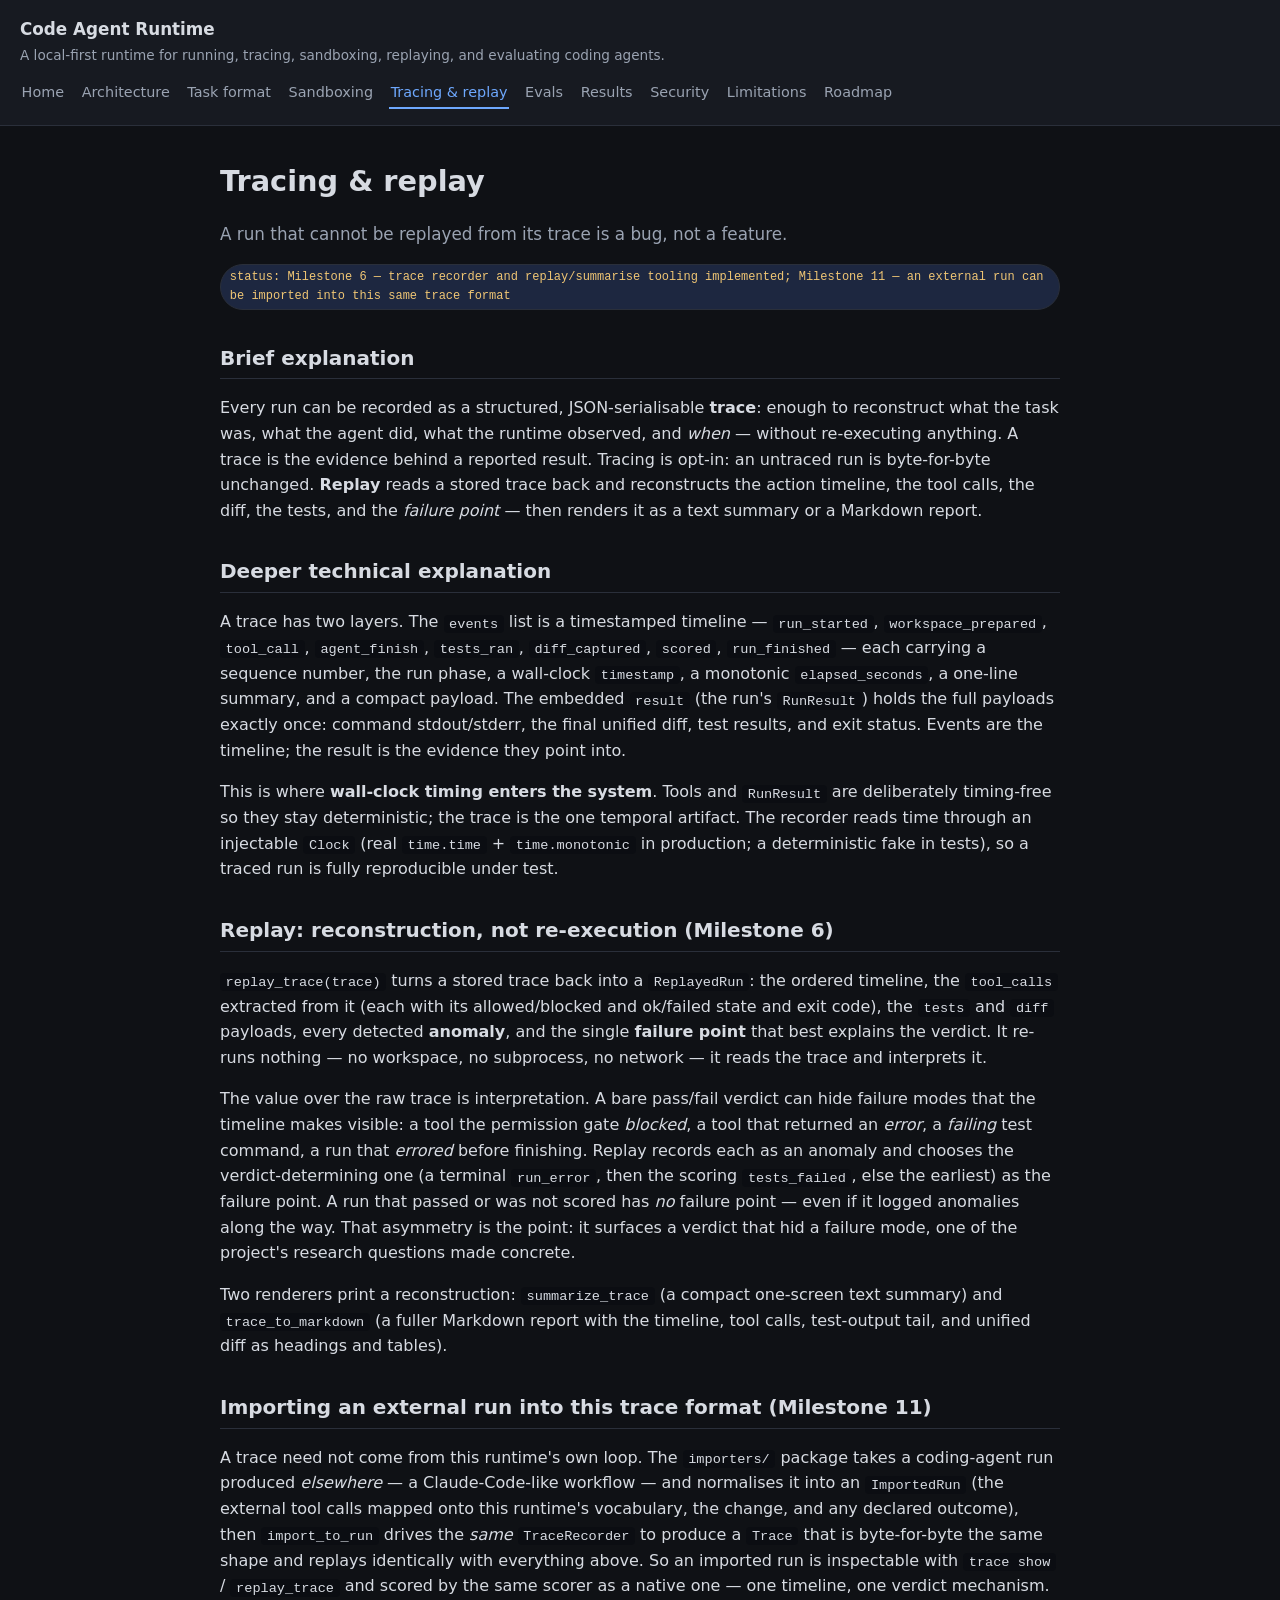
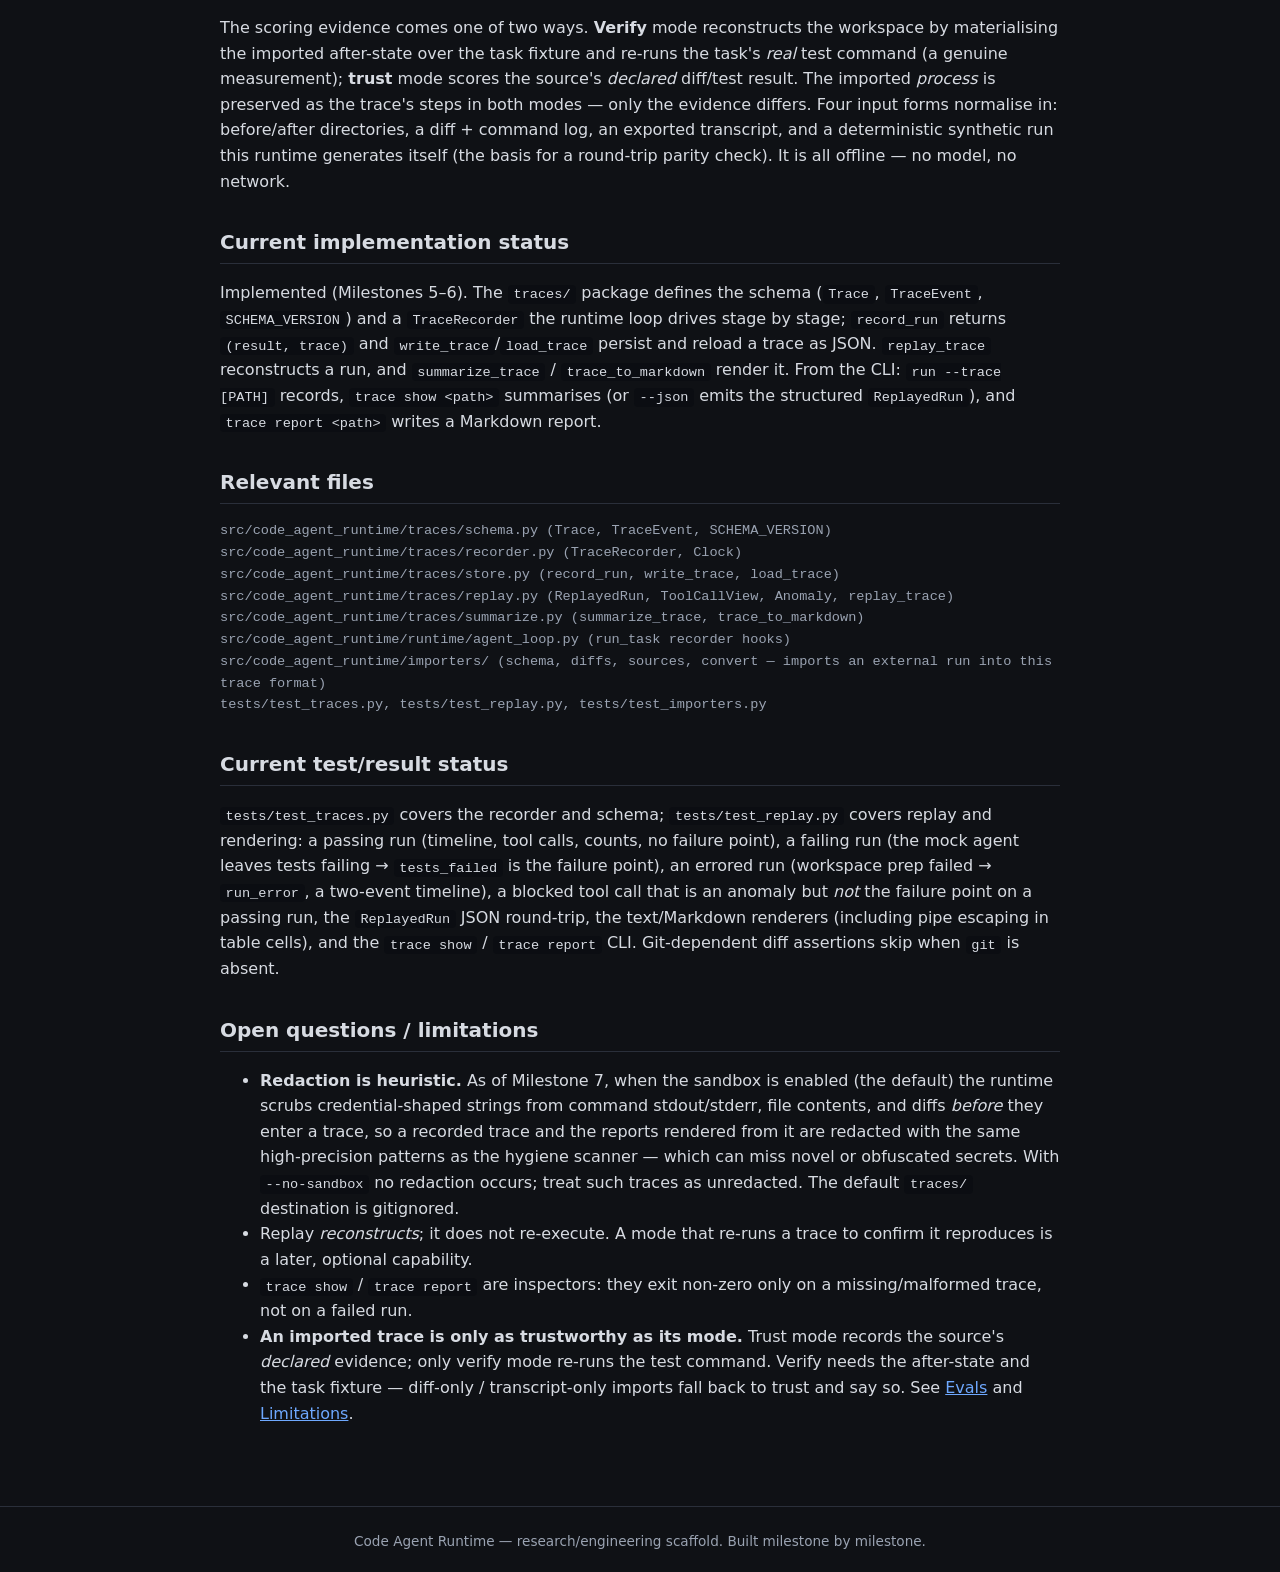
<file: site/tracing-replay.html>
<!doctype html>
<html lang="en">
<head>
  <meta charset="utf-8">
  <meta name="viewport" content="width=device-width, initial-scale=1">
  <title>Tracing &amp; replay — Code Agent Runtime</title>
  <link rel="stylesheet" href="style.css">
</head>
<body>
<header class="site">
  <a class="brand" href="index.html">Code Agent Runtime</a>
  <div class="tagline">A local-first runtime for running, tracing, sandboxing, replaying, and evaluating coding agents.</div>
  <nav class="site">
    <a href="index.html">Home</a>
    <a href="architecture.html">Architecture</a>
    <a href="task-format.html">Task format</a>
    <a href="sandboxing.html">Sandboxing</a>
    <a href="tracing-replay.html" class="active">Tracing &amp; replay</a>
    <a href="evals.html">Evals</a>
    <a href="results.html">Results</a>
    <a href="security.html">Security</a>
    <a href="limitations.html">Limitations</a>
    <a href="roadmap.html">Roadmap</a>
  </nav>
</header>
<main>
  <h1>Tracing &amp; replay</h1>
  <p class="lede">A run that cannot be replayed from its trace is a bug, not a feature.</p>
  <p><span class="status scaffold">status: Milestone 6 — trace recorder and replay/summarise tooling implemented; Milestone 11 — an external run can be imported into this same trace format</span></p>

  <h2>Brief explanation</h2>
  <p>Every run can be recorded as a structured, JSON-serialisable <strong>trace</strong>:
  enough to reconstruct what the task was, what the agent did, what the runtime observed, and
  <em>when</em> — without re-executing anything. A trace is the evidence behind a reported
  result. Tracing is opt-in: an untraced run is byte-for-byte unchanged. <strong>Replay</strong>
  reads a stored trace back and reconstructs the action timeline, the tool calls, the diff, the
  tests, and the <em>failure point</em> — then renders it as a text summary or a Markdown
  report.</p>

  <h2>Deeper technical explanation</h2>
  <p>A trace has two layers. The <code>events</code> list is a timestamped timeline —
  <code>run_started</code>, <code>workspace_prepared</code>, <code>tool_call</code>,
  <code>agent_finish</code>, <code>tests_ran</code>, <code>diff_captured</code>,
  <code>scored</code>, <code>run_finished</code> — each carrying a sequence number, the run
  phase, a wall-clock <code>timestamp</code>, a monotonic <code>elapsed_seconds</code>, a
  one-line summary, and a compact payload. The embedded <code>result</code> (the run's
  <code>RunResult</code>) holds the full payloads exactly once: command stdout/stderr, the
  final unified diff, test results, and exit status. Events are the timeline; the result is
  the evidence they point into.</p>
  <p>This is where <strong>wall-clock timing enters the system</strong>. Tools and
  <code>RunResult</code> are deliberately timing-free so they stay deterministic; the trace is
  the one temporal artifact. The recorder reads time through an injectable <code>Clock</code>
  (real <code>time.time</code> + <code>time.monotonic</code> in production; a deterministic fake
  in tests), so a traced run is fully reproducible under test.</p>

  <h2>Replay: reconstruction, not re-execution (Milestone 6)</h2>
  <p><code>replay_trace(trace)</code> turns a stored trace back into a <code>ReplayedRun</code>:
  the ordered timeline, the <code>tool_calls</code> extracted from it (each with its
  allowed/blocked and ok/failed state and exit code), the <code>tests</code> and
  <code>diff</code> payloads, every detected <strong>anomaly</strong>, and the single
  <strong>failure point</strong> that best explains the verdict. It re-runs nothing — no
  workspace, no subprocess, no network — it reads the trace and interprets it.</p>
  <p>The value over the raw trace is interpretation. A bare pass/fail verdict can hide failure
  modes that the timeline makes visible: a tool the permission gate <em>blocked</em>, a tool
  that returned an <em>error</em>, a <em>failing</em> test command, a run that <em>errored</em>
  before finishing. Replay records each as an anomaly and chooses the verdict-determining one
  (a terminal <code>run_error</code>, then the scoring <code>tests_failed</code>, else the
  earliest) as the failure point. A run that passed or was not scored has <em>no</em> failure
  point — even if it logged anomalies along the way. That asymmetry is the point: it surfaces a
  verdict that hid a failure mode, one of the project's research questions made concrete.</p>
  <p>Two renderers print a reconstruction: <code>summarize_trace</code> (a compact one-screen
  text summary) and <code>trace_to_markdown</code> (a fuller Markdown report with the timeline,
  tool calls, test-output tail, and unified diff as headings and tables).</p>

  <h2>Importing an external run into this trace format (Milestone 11)</h2>
  <p>A trace need not come from this runtime's own loop. The <code>importers/</code> package takes
  a coding-agent run produced <em>elsewhere</em> — a Claude-Code-like workflow — and normalises it
  into an <code>ImportedRun</code> (the external tool calls mapped onto this runtime's vocabulary,
  the change, and any declared outcome), then <code>import_to_run</code> drives the <em>same</em>
  <code>TraceRecorder</code> to produce a <code>Trace</code> that is byte-for-byte the same shape
  and replays identically with everything above. So an imported run is inspectable with
  <code>trace show</code> / <code>replay_trace</code> and scored by the same scorer as a native
  one — one timeline, one verdict mechanism.</p>
  <p>The scoring evidence comes one of two ways. <strong>Verify</strong> mode reconstructs the
  workspace by materialising the imported after-state over the task fixture and re-runs the task's
  <em>real</em> test command (a genuine measurement); <strong>trust</strong> mode scores the
  source's <em>declared</em> diff/test result. The imported <em>process</em> is preserved as the
  trace's steps in both modes — only the evidence differs. Four input forms normalise in:
  before/after directories, a diff + command log, an exported transcript, and a deterministic
  synthetic run this runtime generates itself (the basis for a round-trip parity check). It is all
  offline — no model, no network.</p>

  <h2>Current implementation status</h2>
  <p>Implemented (Milestones 5–6). The <code>traces/</code> package defines the schema
  (<code>Trace</code>, <code>TraceEvent</code>, <code>SCHEMA_VERSION</code>) and a
  <code>TraceRecorder</code> the runtime loop drives stage by stage; <code>record_run</code>
  returns <code>(result, trace)</code> and <code>write_trace</code>/<code>load_trace</code>
  persist and reload a trace as JSON. <code>replay_trace</code> reconstructs a run, and
  <code>summarize_trace</code> / <code>trace_to_markdown</code> render it. From the CLI:
  <code>run --trace [PATH]</code> records, <code>trace show &lt;path&gt;</code> summarises
  (or <code>--json</code> emits the structured <code>ReplayedRun</code>), and
  <code>trace report &lt;path&gt;</code> writes a Markdown report.</p>

  <h2>Relevant files</h2>
  <ul class="files">
    <li>src/code_agent_runtime/traces/schema.py (Trace, TraceEvent, SCHEMA_VERSION)</li>
    <li>src/code_agent_runtime/traces/recorder.py (TraceRecorder, Clock)</li>
    <li>src/code_agent_runtime/traces/store.py (record_run, write_trace, load_trace)</li>
    <li>src/code_agent_runtime/traces/replay.py (ReplayedRun, ToolCallView, Anomaly, replay_trace)</li>
    <li>src/code_agent_runtime/traces/summarize.py (summarize_trace, trace_to_markdown)</li>
    <li>src/code_agent_runtime/runtime/agent_loop.py (run_task recorder hooks)</li>
    <li>src/code_agent_runtime/importers/ (schema, diffs, sources, convert — imports an external run into this trace format)</li>
    <li>tests/test_traces.py, tests/test_replay.py, tests/test_importers.py</li>
  </ul>

  <h2>Current test/result status</h2>
  <p><code>tests/test_traces.py</code> covers the recorder and schema; <code>tests/test_replay.py</code>
  covers replay and rendering: a passing run (timeline, tool calls, counts, no failure point), a
  failing run (the mock agent leaves tests failing → <code>tests_failed</code> is the failure
  point), an errored run (workspace prep failed → <code>run_error</code>, a two-event timeline),
  a blocked tool call that is an anomaly but <em>not</em> the failure point on a passing run, the
  <code>ReplayedRun</code> JSON round-trip, the text/Markdown renderers (including pipe escaping
  in table cells), and the <code>trace show</code> / <code>trace report</code> CLI. Git-dependent
  diff assertions skip when <code>git</code> is absent.</p>

  <h2>Open questions / limitations</h2>
  <ul>
    <li><strong>Redaction is heuristic.</strong> As of Milestone 7, when the sandbox is enabled
    (the default) the runtime scrubs credential-shaped strings from command stdout/stderr, file
    contents, and diffs <em>before</em> they enter a trace, so a recorded trace and the reports
    rendered from it are redacted with the same high-precision patterns as the hygiene scanner —
    which can miss novel or obfuscated secrets. With <code>--no-sandbox</code> no redaction occurs;
    treat such traces as unredacted. The default <code>traces/</code> destination is gitignored.</li>
    <li>Replay <em>reconstructs</em>; it does not re-execute. A mode that re-runs a trace to
    confirm it reproduces is a later, optional capability.</li>
    <li><code>trace show</code> / <code>trace report</code> are inspectors: they exit non-zero
    only on a missing/malformed trace, not on a failed run.</li>
    <li><strong>An imported trace is only as trustworthy as its mode.</strong> Trust mode records
    the source's <em>declared</em> evidence; only verify mode re-runs the test command. Verify
    needs the after-state and the task fixture — diff-only / transcript-only imports fall back to
    trust and say so. See <a href="evals.html">Evals</a> and <a href="limitations.html">Limitations</a>.</li>
  </ul>
</main>
<footer class="site">Code Agent Runtime — research/engineering scaffold. Built milestone by milestone.</footer>
</body>
</html>
</file>
<file: site/style.css>
/* Code Agent Runtime — shared static-site styles.
   Plain CSS, no build step, no external fonts or assets. */

:root {
  --bg: #0f1115;
  --panel: #171a21;
  --border: #2a2f3a;
  --text: #d7dbe2;
  --muted: #9aa3b2;
  --accent: #6ea8fe;
  --accent-soft: #1d2740;
  --ok: #7ee2a8;
  --warn: #f0c674;
  --mono: ui-monospace, SFMono-Regular, "SF Mono", Menlo, Consolas, monospace;
}

* { box-sizing: border-box; }

body {
  margin: 0;
  font-family: system-ui, -apple-system, Segoe UI, Roboto, Helvetica, Arial, sans-serif;
  line-height: 1.6;
  color: var(--text);
  background: var(--bg);
}

header.site {
  border-bottom: 1px solid var(--border);
  background: var(--panel);
  padding: 1rem 1.25rem;
}

header.site .brand {
  font-weight: 700;
  font-size: 1.05rem;
  color: var(--text);
  text-decoration: none;
}

header.site .tagline {
  color: var(--muted);
  font-size: 0.85rem;
  margin-top: 0.15rem;
}

nav.site {
  display: flex;
  flex-wrap: wrap;
  gap: 0.4rem 0.9rem;
  margin-top: 0.75rem;
}

nav.site a {
  color: var(--muted);
  text-decoration: none;
  font-size: 0.9rem;
  padding: 0.15rem 0.1rem;
  border-bottom: 2px solid transparent;
}

nav.site a:hover { color: var(--text); }
nav.site a.active { color: var(--accent); border-bottom-color: var(--accent); }

main {
  max-width: 880px;
  margin: 0 auto;
  padding: 2rem 1.25rem 4rem;
}

h1 { font-size: 1.8rem; margin: 0 0 0.25rem; }
h2 {
  font-size: 1.25rem;
  margin: 2rem 0 0.5rem;
  padding-bottom: 0.3rem;
  border-bottom: 1px solid var(--border);
}
h3 { font-size: 1.05rem; margin: 1.2rem 0 0.4rem; }

p, li { color: var(--text); }
a { color: var(--accent); }

.lede { color: var(--muted); font-size: 1.05rem; }

.status {
  display: inline-block;
  font-size: 0.75rem;
  font-family: var(--mono);
  padding: 0.15rem 0.55rem;
  border-radius: 999px;
  border: 1px solid var(--border);
  background: var(--accent-soft);
  color: var(--accent);
}

.status.scaffold { color: var(--warn); }
.status.done { color: var(--ok); }

code, pre {
  font-family: var(--mono);
  font-size: 0.85rem;
}

pre {
  background: #0b0d12;
  border: 1px solid var(--border);
  border-radius: 8px;
  padding: 0.9rem 1rem;
  overflow-x: auto;
}

code { background: #0b0d12; padding: 0.1rem 0.35rem; border-radius: 4px; }
pre code { background: none; padding: 0; }

table {
  border-collapse: collapse;
  width: 100%;
  margin: 0.75rem 0;
  font-size: 0.9rem;
}
th, td { border: 1px solid var(--border); padding: 0.45rem 0.6rem; text-align: left; }
th { background: var(--panel); color: var(--muted); }

ul.files { list-style: none; padding-left: 0; }
ul.files li { font-family: var(--mono); font-size: 0.85rem; color: var(--muted); }

.callout {
  border: 1px solid var(--border);
  border-left: 3px solid var(--accent);
  background: var(--panel);
  border-radius: 6px;
  padding: 0.75rem 1rem;
  margin: 1rem 0;
  color: var(--muted);
}

footer.site {
  border-top: 1px solid var(--border);
  color: var(--muted);
  font-size: 0.85rem;
  padding: 1.5rem 1.25rem;
  text-align: center;
}

/* --- Milestone 13: diagrams, figures, and in-page navigation --- */

h2[id], h3[id] { scroll-margin-top: 1rem; }

figure.diagram {
  margin: 1.25rem 0;
  padding: 1rem 1rem 0.75rem;
  background: var(--panel);
  border: 1px solid var(--border);
  border-radius: 8px;
}
figure.diagram svg { display: block; width: 100%; height: auto; }
figure.diagram figcaption {
  color: var(--muted);
  font-size: 0.85rem;
  margin-top: 0.6rem;
  text-align: center;
}

/* SVG diagram primitives, referenced by class from the inline <svg> markup.
   CSS custom properties resolve on inline SVG, so diagrams stay on-theme. */
.d-box { fill: var(--accent-soft); stroke: var(--accent); stroke-width: 1.3; }
.d-box-muted { fill: #0b0d12; stroke: var(--border); stroke-width: 1.3; }
.d-box-ok { fill: #11261a; stroke: var(--ok); stroke-width: 1.3; }
.d-box-warn { fill: #2a2410; stroke: var(--warn); stroke-width: 1.3; }
.d-label { fill: var(--text); font-family: var(--mono); font-size: 13px; }
.d-sub { fill: var(--muted); font-family: var(--mono); font-size: 11px; }
.d-edge { stroke: var(--muted); stroke-width: 1.5; fill: none; }
.d-edge-dashed { stroke: var(--muted); stroke-width: 1; fill: none; stroke-dasharray: 3 3; opacity: 0.7; }
.d-edge-ok { stroke: var(--ok); stroke-width: 1.5; fill: none; }
.d-edge-warn { stroke: var(--warn); stroke-width: 1.5; fill: none; }
.d-fill-muted { fill: var(--muted); }
.d-fill-ok { fill: var(--ok); }
.d-fill-warn { fill: var(--warn); }

/* On-this-page contents for long pages. */
nav.toc {
  border: 1px solid var(--border);
  border-left: 3px solid var(--accent);
  background: var(--panel);
  border-radius: 6px;
  padding: 0.6rem 1rem;
  margin: 1rem 0 0;
}
nav.toc .toc-title {
  color: var(--muted);
  font-size: 0.72rem;
  text-transform: uppercase;
  letter-spacing: 0.05em;
}
nav.toc ul { margin: 0.4rem 0 0; padding-left: 1.1rem; columns: 2; }
nav.toc li { font-size: 0.85rem; color: var(--muted); }
nav.toc a { text-decoration: none; }
nav.toc a:hover { text-decoration: underline; }
@media (max-width: 560px) { nav.toc ul { columns: 1; } }
</file>
